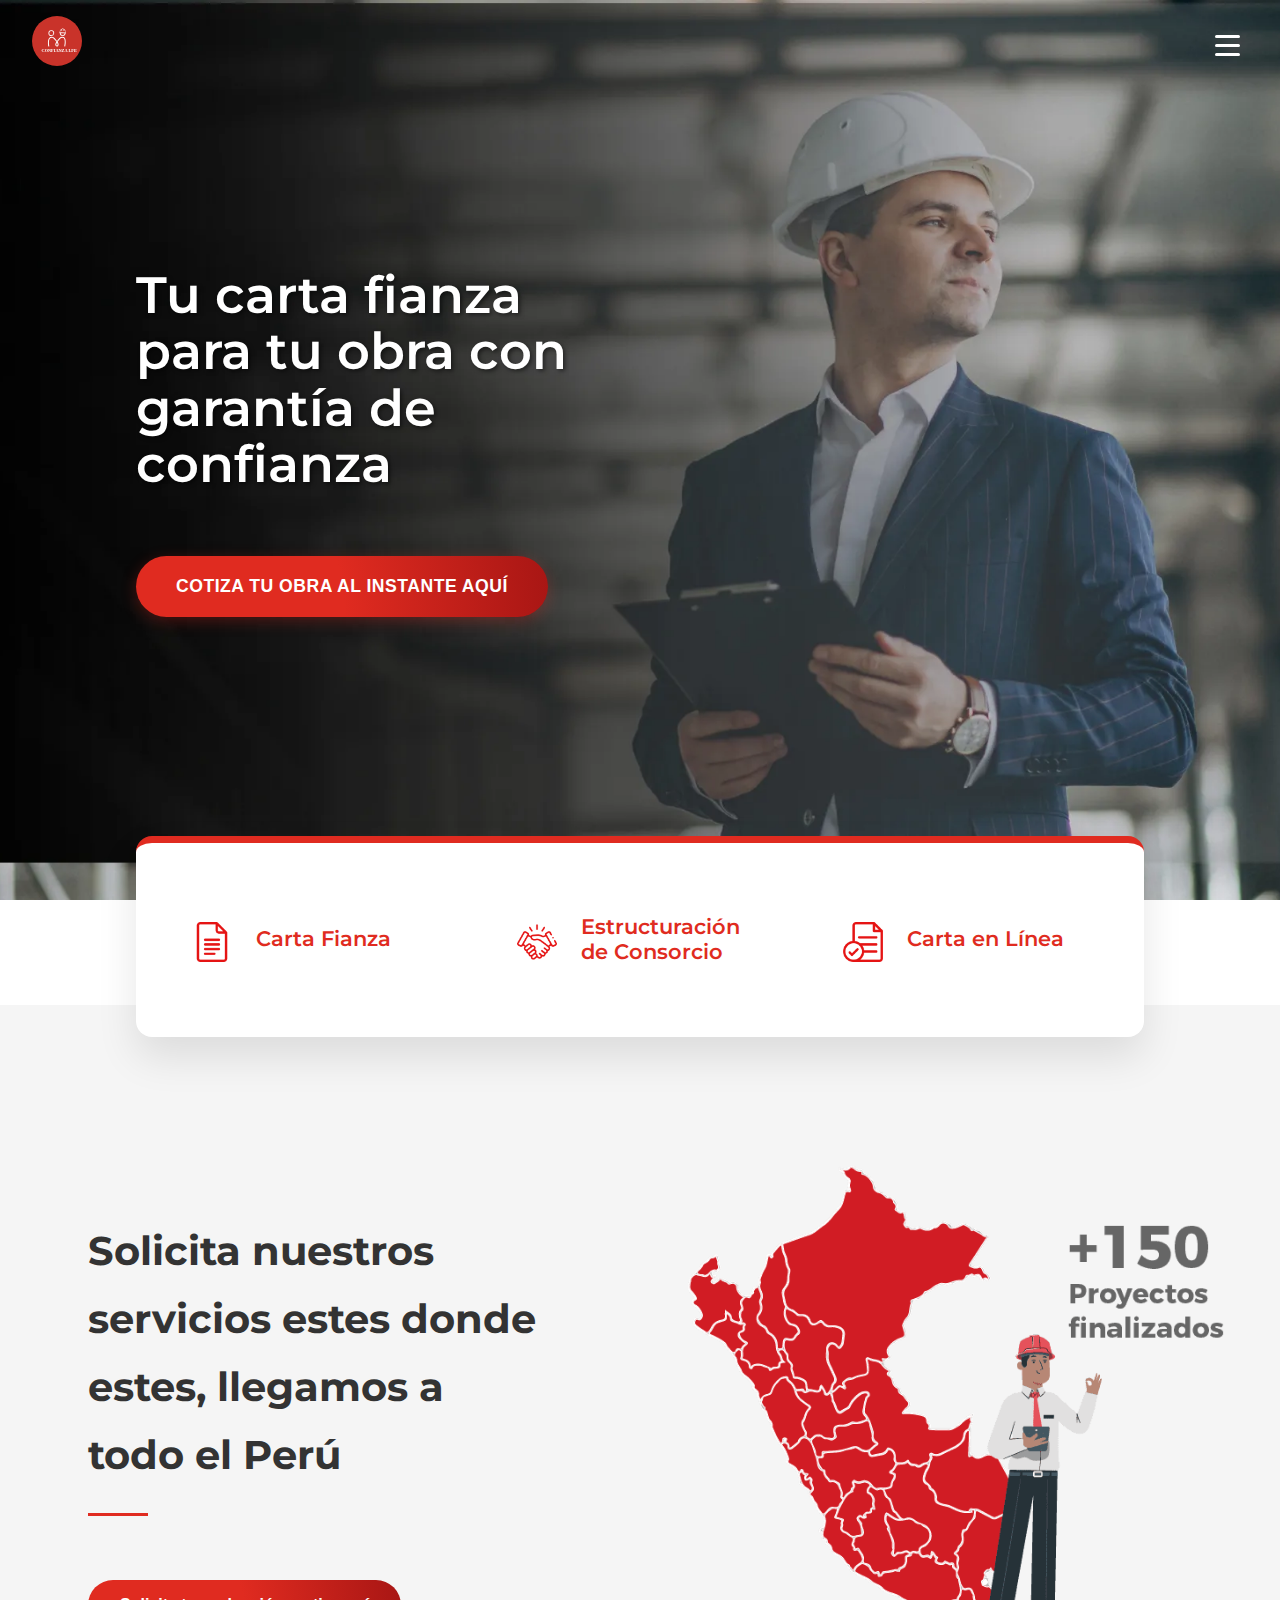
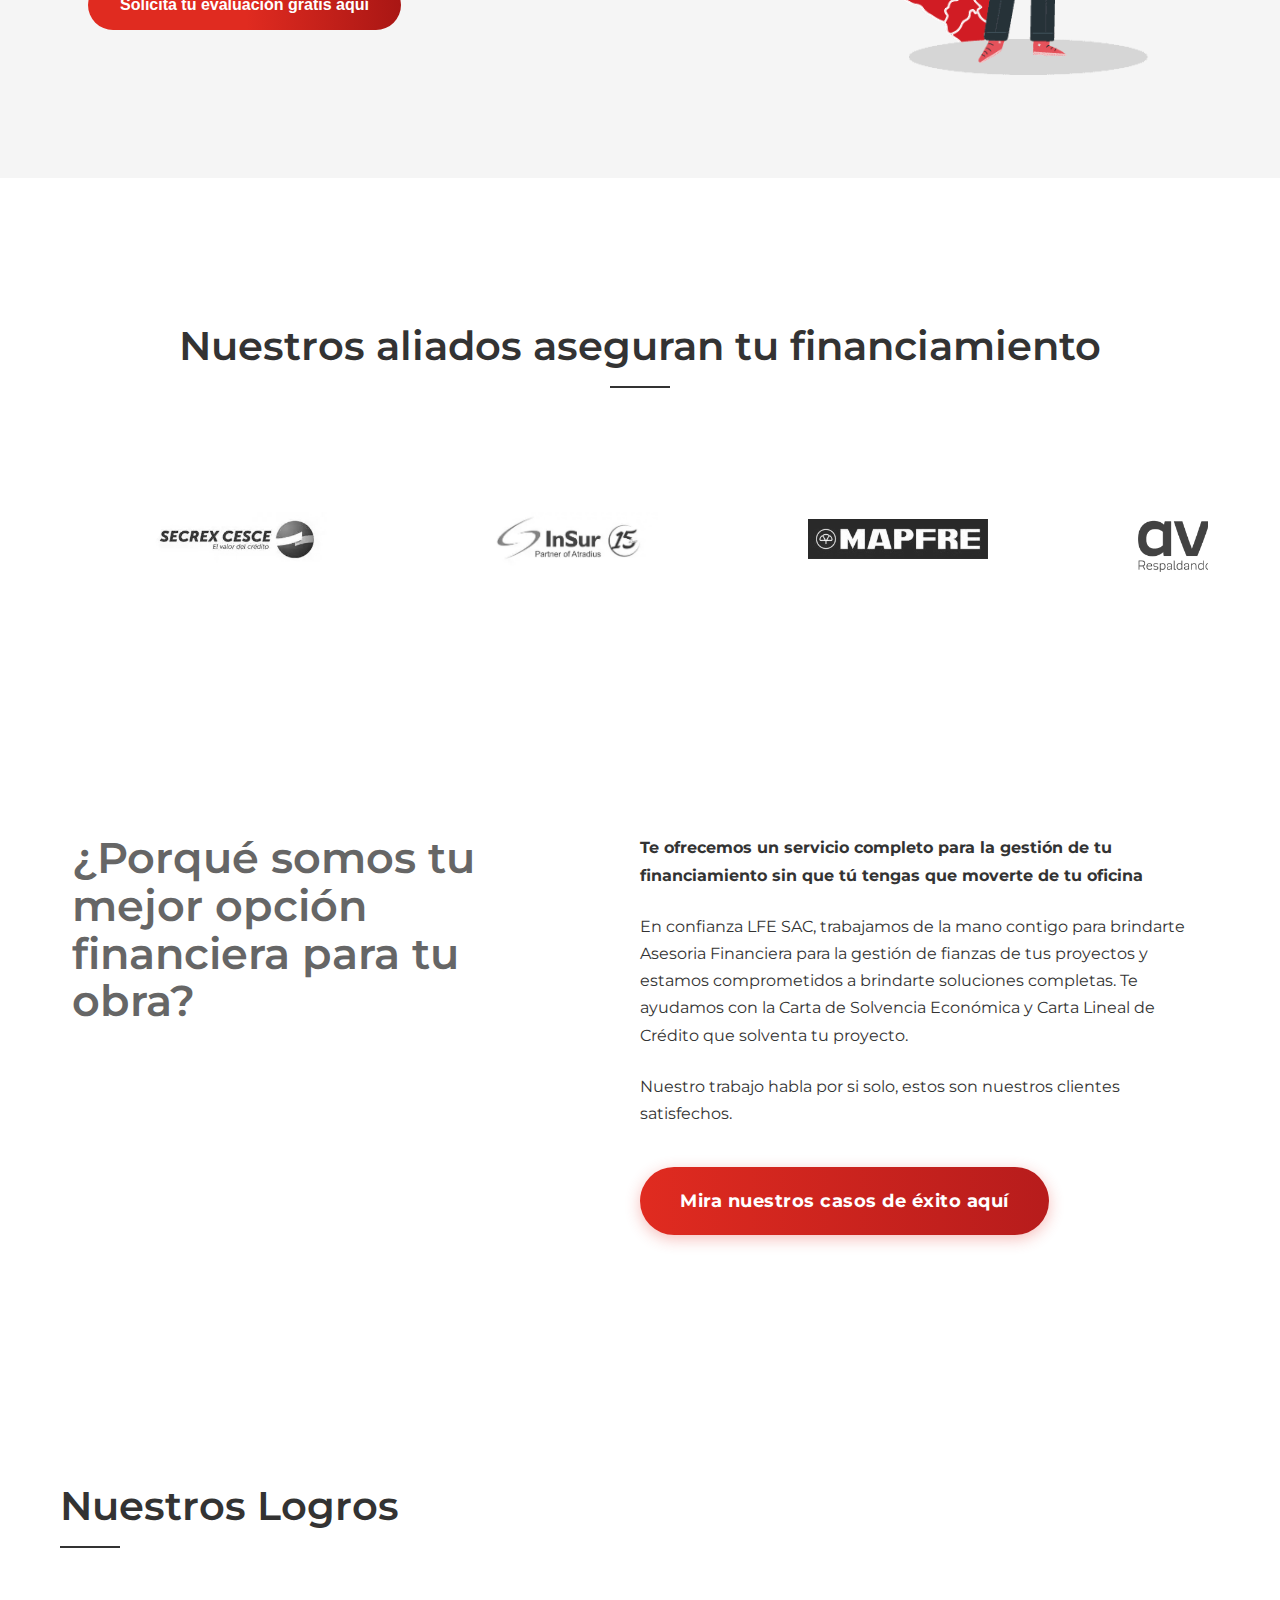
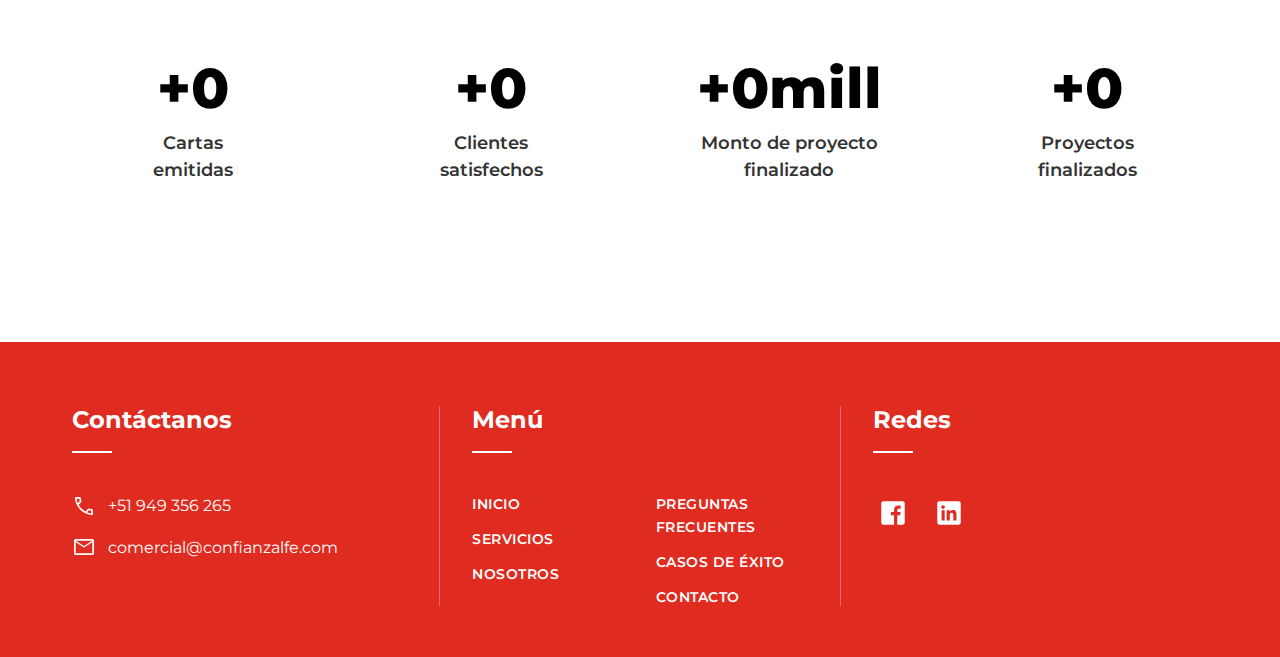
<file: index.html>
<!doctype html>
<html lang="en">
	<head>
		<meta charset="utf-8" />
		<meta name="viewport" content="width=device-width, initial-scale=1" />
		
		<link href="./_app/immutable/assets/0.BpoZcpNW.css" rel="stylesheet">
		<link href="./_app/immutable/assets/AlliesSection.AgcHVhlU.css" rel="stylesheet">
		<link href="./_app/immutable/assets/2.lCUz0zAq.css" rel="stylesheet">
		<link rel="modulepreload" href="./_app/immutable/entry/start.BEw7HTs3.js">
		<link rel="modulepreload" href="./_app/immutable/chunks/ojcDzvj1.js">
		<link rel="modulepreload" href="./_app/immutable/chunks/BGaZGcDc.js">
		<link rel="modulepreload" href="./_app/immutable/chunks/DxMAFBcq.js">
		<link rel="modulepreload" href="./_app/immutable/chunks/D88V_KG6.js">
		<link rel="modulepreload" href="./_app/immutable/chunks/qPW1lEJ9.js">
		<link rel="modulepreload" href="./_app/immutable/chunks/CsQ6V18F.js">
		<link rel="modulepreload" href="./_app/immutable/entry/app.BcA9Ig2O.js">
		<link rel="modulepreload" href="./_app/immutable/chunks/DsnmJJEf.js">
		<link rel="modulepreload" href="./_app/immutable/chunks/y3NkMcrM.js">
		<link rel="modulepreload" href="./_app/immutable/chunks/Caw9aOxC.js">
		<link rel="modulepreload" href="./_app/immutable/chunks/BS4xox1O.js">
		<link rel="modulepreload" href="./_app/immutable/nodes/0.CdIOT9CF.js">
		<link rel="modulepreload" href="./_app/immutable/chunks/g7qgtASQ.js">
		<link rel="modulepreload" href="./_app/immutable/chunks/nvJfg2BC.js">
		<link rel="modulepreload" href="./_app/immutable/chunks/CxBLRZsu.js">
		<link rel="modulepreload" href="./_app/immutable/chunks/DLdlFW72.js">
		<link rel="modulepreload" href="./_app/immutable/chunks/CyoPo6Wy.js">
		<link rel="modulepreload" href="./_app/immutable/chunks/DH9DyI2x.js">
		<link rel="modulepreload" href="./_app/immutable/chunks/DTtSofPB.js">
		<link rel="modulepreload" href="./_app/immutable/nodes/2.Bnstptwq.js">
		<link rel="modulepreload" href="./_app/immutable/chunks/B13wp5BE.js">
		<link rel="modulepreload" href="./_app/immutable/chunks/wYH1fSIG.js"><!--[--><meta name="description" content="Tu socio de confianza para soluciones empresariales innovadoras y efectivas"/> <meta name="viewport" content="width=device-width, initial-scale=1.0"/> <link rel="icon" type="image/svg+xml" href="./icons/logo-confianza.svg"/><!--]--><!--[--><meta name="description" content="Tu carta fianza para tu obra con garantía de confianza" class="svelte-k1ohw1"/><!--]--><title>ConfianzaLFE | Financiera</title>
	</head>
	<body data-sveltekit-preload-data="hover">
		<div style="display: contents"><!--[--><!--[--><!----><nav class="navbar svelte-1fkhrce"><div class="navbar-container svelte-1fkhrce"><div class="navbar-logo svelte-1fkhrce"><a href="./"><img src="./icons/logo-confianza.svg" alt="Confianzalfe" class="svelte-1fkhrce"/></a></div> <div class="navbar-menu-center svelte-1fkhrce"><div class="navbar-menu svelte-1fkhrce"><!--[!--><!--]--> <a href="./" class="svelte-1fkhrce">INICIO</a> <a href="./nosotros" class="svelte-1fkhrce">NOSOTROS</a> <a href="./servicios" class="svelte-1fkhrce">SERVICIOS</a> <a href="./preguntas-frecuentes" class="svelte-1fkhrce">PREGUNTAS FRECUENTES</a> <a href="./casos-exito" class="svelte-1fkhrce">CASOS DE ÉXITO</a> <a href="./contacto" class="svelte-1fkhrce">CONTACTO</a> <!--[!--><!--]--></div></div> <div class="navbar-actions svelte-1fkhrce"><button class="btn-cotizacion svelte-1fkhrce">COTIZACIÓN</button> <button class="navbar-toggle svelte-1fkhrce"><span class="svelte-1fkhrce"></span> <span class="svelte-1fkhrce"></span> <span class="svelte-1fkhrce"></span></button></div></div></nav><!----> <main style="position: relative; z-index: 1;" class="svelte-5ir8ss"><!----><!----><section class="hero svelte-k1ohw1"><div class="hero-background svelte-k1ohw1"><div class="hero-image svelte-k1ohw1"><img src="./images/hero_home.webp" alt="Profesional con casco y traje" class="svelte-k1ohw1"/></div></div> <div class="container svelte-k1ohw1"><div class="hero-content svelte-k1ohw1"><div class="hero-content-left svelte-k1ohw1"><div class="hero-text svelte-k1ohw1"><h1 class="hero-title svelte-k1ohw1">Tu carta fianza para tu obra con garantía de confianza</h1> <button class="btn-hero-cta svelte-k1ohw1">COTIZA TU OBRA AL INSTANTE AQUÍ</button></div></div> <div class="hero-content-right svelte-k1ohw1"></div></div></div></section> <div class="floating-features svelte-k1ohw1"><div class="container svelte-k1ohw1"><div class="features-grid svelte-k1ohw1"><a class="feature-block svelte-k1ohw1" href="./servicios#servicio-0"><div class="feature-icon svelte-k1ohw1"><img src="./icons/google-docs.png" alt="Carta Fianza" class="svelte-k1ohw1"/></div> <h3 class="svelte-k1ohw1">Carta Fianza</h3></a> <a class="feature-block svelte-k1ohw1" href="./servicios#servicio-1"><div class="feature-icon svelte-k1ohw1"><img src="./icons/handshake.png" alt="Estructuración de Consorcio" class="svelte-k1ohw1"/></div> <h3 class="svelte-k1ohw1">Estructuración de Consorcio</h3></a> <a class="feature-block svelte-k1ohw1" href="./servicios#servicio-2"><div class="feature-icon svelte-k1ohw1"><img src="./icons/file.png" alt="Carta en Línea" class="svelte-k1ohw1"/></div> <h3 class="svelte-k1ohw1">Carta en Línea</h3></a></div></div></div> <section class="coverage-section svelte-k1ohw1"><div class="container svelte-k1ohw1"><div class="coverage-content svelte-k1ohw1"><div class="coverage-text svelte-k1ohw1"><h2 class="coverage-title svelte-k1ohw1">Solicita nuestros<br class="svelte-k1ohw1"/> servicios estes donde<br class="svelte-k1ohw1"/> estes, llegamos a<br class="svelte-k1ohw1"/> todo el Perú</h2> <div class="coverage-line svelte-k1ohw1"></div> <button class="btn-evaluation svelte-k1ohw1">Solicita tu evaluación gratis aquí</button></div> <div class="coverage-visual svelte-k1ohw1"><div class="coverage-image svelte-k1ohw1"><img src="./images/proyectos-finalizados.webp" alt="Cobertura nacional en Perú" class="svelte-k1ohw1"/></div></div></div></div></section> <section class="allies-section svelte-c0wf2s"><div class="container svelte-c0wf2s"><div class="allies-header svelte-c0wf2s"><h2 class="allies-title svelte-c0wf2s">Nuestros aliados aseguran tu financiamiento</h2> <div class="allies-line svelte-c0wf2s"></div></div> <div class="allies-carousel svelte-c0wf2s"><div class="carousel-track svelte-c0wf2s"><div class="logo-item svelte-c0wf2s"><img src="./images/aliados/secrex.webp" alt="SECREX CESCE" class="svelte-c0wf2s"/></div> <div class="logo-item svelte-c0wf2s"><img src="./images/aliados/insur.webp" alt="INSUR" class="svelte-c0wf2s"/></div> <div class="logo-item svelte-c0wf2s"><img src="./images/aliados/mapfre.jpg" alt="MAPFRE" class="svelte-c0wf2s"/></div> <div class="logo-item svelte-c0wf2s"><img src="./images/aliados/avla.webp" alt="AVLA" class="svelte-c0wf2s"/></div> <div class="logo-item svelte-c0wf2s"><img src="./images/aliados/crecerseguros.webp" alt="CRECER SEGUROS" class="svelte-c0wf2s"/></div> <div class="logo-item svelte-c0wf2s"><img src="./images/aliados/positiva.webp" alt="La Positiva Seguros" class="svelte-c0wf2s"/></div> <div class="logo-item svelte-c0wf2s"><img src="./images/aliados/secrex.webp" alt="SECREX CESCE" class="svelte-c0wf2s"/></div> <div class="logo-item svelte-c0wf2s"><img src="./images/aliados/insur.webp" alt="INSUR" class="svelte-c0wf2s"/></div> <div class="logo-item svelte-c0wf2s"><img src="./images/aliados/mapfre.jpg" alt="MAPFRE" class="svelte-c0wf2s"/></div> <div class="logo-item svelte-c0wf2s"><img src="./images/aliados/avla.webp" alt="AVLA" class="svelte-c0wf2s"/></div> <div class="logo-item svelte-c0wf2s"><img src="./images/aliados/crecerseguros.webp" alt="CRECER SEGUROS" class="svelte-c0wf2s"/></div> <div class="logo-item svelte-c0wf2s"><img src="./images/aliados/positiva.webp" alt="La Positiva Seguros" class="svelte-c0wf2s"/></div></div></div></div></section><!----> <section class="hero-financial svelte-k1ohw1" style="background-image: url('./images/mejor_opcion_bg.webp');"><div class="container svelte-k1ohw1"><div class="hero-financial-content-wrap svelte-k1ohw1"><div class="hero-financial-left svelte-k1ohw1"><div class="hero-financial-content svelte-k1ohw1"><h2 class="hero-financial-title svelte-k1ohw1">¿Porqué somos tu<br class="svelte-k1ohw1"/> mejor opción<br class="svelte-k1ohw1"/> financiera para tu<br class="svelte-k1ohw1"/> obra?</h2></div></div> <div class="hero-financial-right svelte-k1ohw1"><div class="hero-financial-text svelte-k1ohw1"><p class="svelte-k1ohw1"><b class="svelte-k1ohw1">Te ofrecemos un servicio completo para la gestión de tu financiamiento sin que tú
							tengas que moverte de tu oficina</b></p> <p class="svelte-k1ohw1">En confianza LFE SAC, trabajamos de la mano contigo para brindarte Asesoria Financiera
						para la gestión de fianzas de tus proyectos y estamos comprometidos a brindarte
						soluciones completas. Te ayudamos con la Carta de Solvencia Económica y Carta Lineal de
						Crédito que solventa tu proyecto.</p> <p class="svelte-k1ohw1">Nuestro trabajo habla por si solo, estos son nuestros clientes satisfechos.</p> <a href="./casos-exito" class="btn-hero-financial svelte-k1ohw1">Mira nuestros casos de éxito aquí</a></div></div></div></div></section> <section class="achievements-section svelte-prazpi"><div class="container svelte-prazpi"><div class="achievements-header svelte-prazpi"><h2 class="achievements-title svelte-prazpi">Nuestros Logros</h2> <div class="achievements-line svelte-prazpi"></div></div> <div class="achievements-grid svelte-prazpi"><div class="achievement-block svelte-prazpi" data-target="200"><div class="achievement-number svelte-prazpi">+0</div> <div class="achievement-description svelte-prazpi"><div class="achievement-text svelte-prazpi">Cartas</div> <div class="achievement-text svelte-prazpi">emitidas</div></div></div> <div class="achievement-block svelte-prazpi" data-target="120"><div class="achievement-number svelte-prazpi">+0</div> <div class="achievement-description svelte-prazpi"><div class="achievement-text svelte-prazpi">Clientes</div> <div class="achievement-text svelte-prazpi">satisfechos</div></div></div> <div class="achievement-block svelte-prazpi" data-target="80"><div class="achievement-number svelte-prazpi">+0mill</div> <div class="achievement-description svelte-prazpi"><div class="achievement-text svelte-prazpi">Monto de proyecto</div> <div class="achievement-text svelte-prazpi">finalizado</div></div></div> <div class="achievement-block svelte-prazpi" data-target="150"><div class="achievement-number svelte-prazpi">+0</div> <div class="achievement-description svelte-prazpi"><div class="achievement-text svelte-prazpi">Proyectos</div> <div class="achievement-text svelte-prazpi">finalizados</div></div></div></div></div></section><!----><!----><!----></main> <footer class="footer svelte-nw1whw"><div class="container"><div class="footer-content svelte-nw1whw"><div class="footer-section svelte-nw1whw"><h3 class="footer-title svelte-nw1whw">Contáctanos</h3> <div class="footer-separator svelte-nw1whw"></div> <div class="contact-info svelte-nw1whw"><div class="contact-item svelte-nw1whw"><img src="./icons/call.svg" alt="Teléfono" class="contact-icon svelte-nw1whw"/> <a href="tel:+51949356265" class="svelte-nw1whw">+51 949 356 265</a></div> <div class="contact-item svelte-nw1whw"><img src="./icons/email.svg" alt="Email" class="contact-icon svelte-nw1whw"/> <a href="mailto:comercial@confianzalfe.com" class="svelte-nw1whw">comercial@confianzalfe.com</a></div></div></div> <div class="footer-divider svelte-nw1whw"></div> <div class="footer-section svelte-nw1whw"><h3 class="footer-title svelte-nw1whw">Menú</h3> <div class="footer-separator svelte-nw1whw"></div> <div class="footer-menu svelte-nw1whw"><div class="menu-column svelte-nw1whw"><a href="./" class="svelte-nw1whw">INICIO</a> <a href="./servicios" class="svelte-nw1whw">SERVICIOS</a> <a href="./nosotros" class="svelte-nw1whw">NOSOTROS</a></div> <div class="menu-column svelte-nw1whw"><a href="./preguntas-frecuentes" class="svelte-nw1whw">PREGUNTAS FRECUENTES</a> <a href="./casos-exito" class="svelte-nw1whw">CASOS DE ÉXITO</a> <a href="./contacto" class="svelte-nw1whw">CONTACTO</a></div></div></div> <div class="footer-divider svelte-nw1whw"></div> <div class="footer-section svelte-nw1whw"><h3 class="footer-title svelte-nw1whw">Redes</h3> <div class="footer-separator svelte-nw1whw"></div> <div class="social-links svelte-nw1whw"><a href="https://facebook.com/confianzalfe" target="_blank" rel="noopener noreferrer" class="social-link svelte-nw1whw"><div class="social-icon svelte-nw1whw"><img src="./icons/facebook.svg" alt="Facebook" class="svelte-nw1whw"/></div></a> <a href="https://linkedin.com/company/confianza-lfe-sac" target="_blank" rel="noopener noreferrer" class="social-link svelte-nw1whw"><div class="social-icon svelte-nw1whw"><img src="./icons/linkedin.svg" alt="LinkedIn" class="svelte-nw1whw"/></div></a></div></div></div></div></footer><!----> <!--[!--><!--]--><!----><!----><!--]--> <!--[!--><!--]--><!--]-->
			
			<script>
				{
					__sveltekit_sveopm = {
						base: new URL(".", location).pathname.slice(0, -1),
						assets: "/confianzaLFE"
					};

					const element = document.currentScript.parentElement;

					Promise.all([
						import("./_app/immutable/entry/start.BEw7HTs3.js"),
						import("./_app/immutable/entry/app.BcA9Ig2O.js")
					]).then(([kit, app]) => {
						kit.start(app, element, {
							node_ids: [0, 2],
							data: [null,null],
							form: null,
							error: null
						});
					});
				}
			</script>
		</div>
	</body>
</html>
</file>
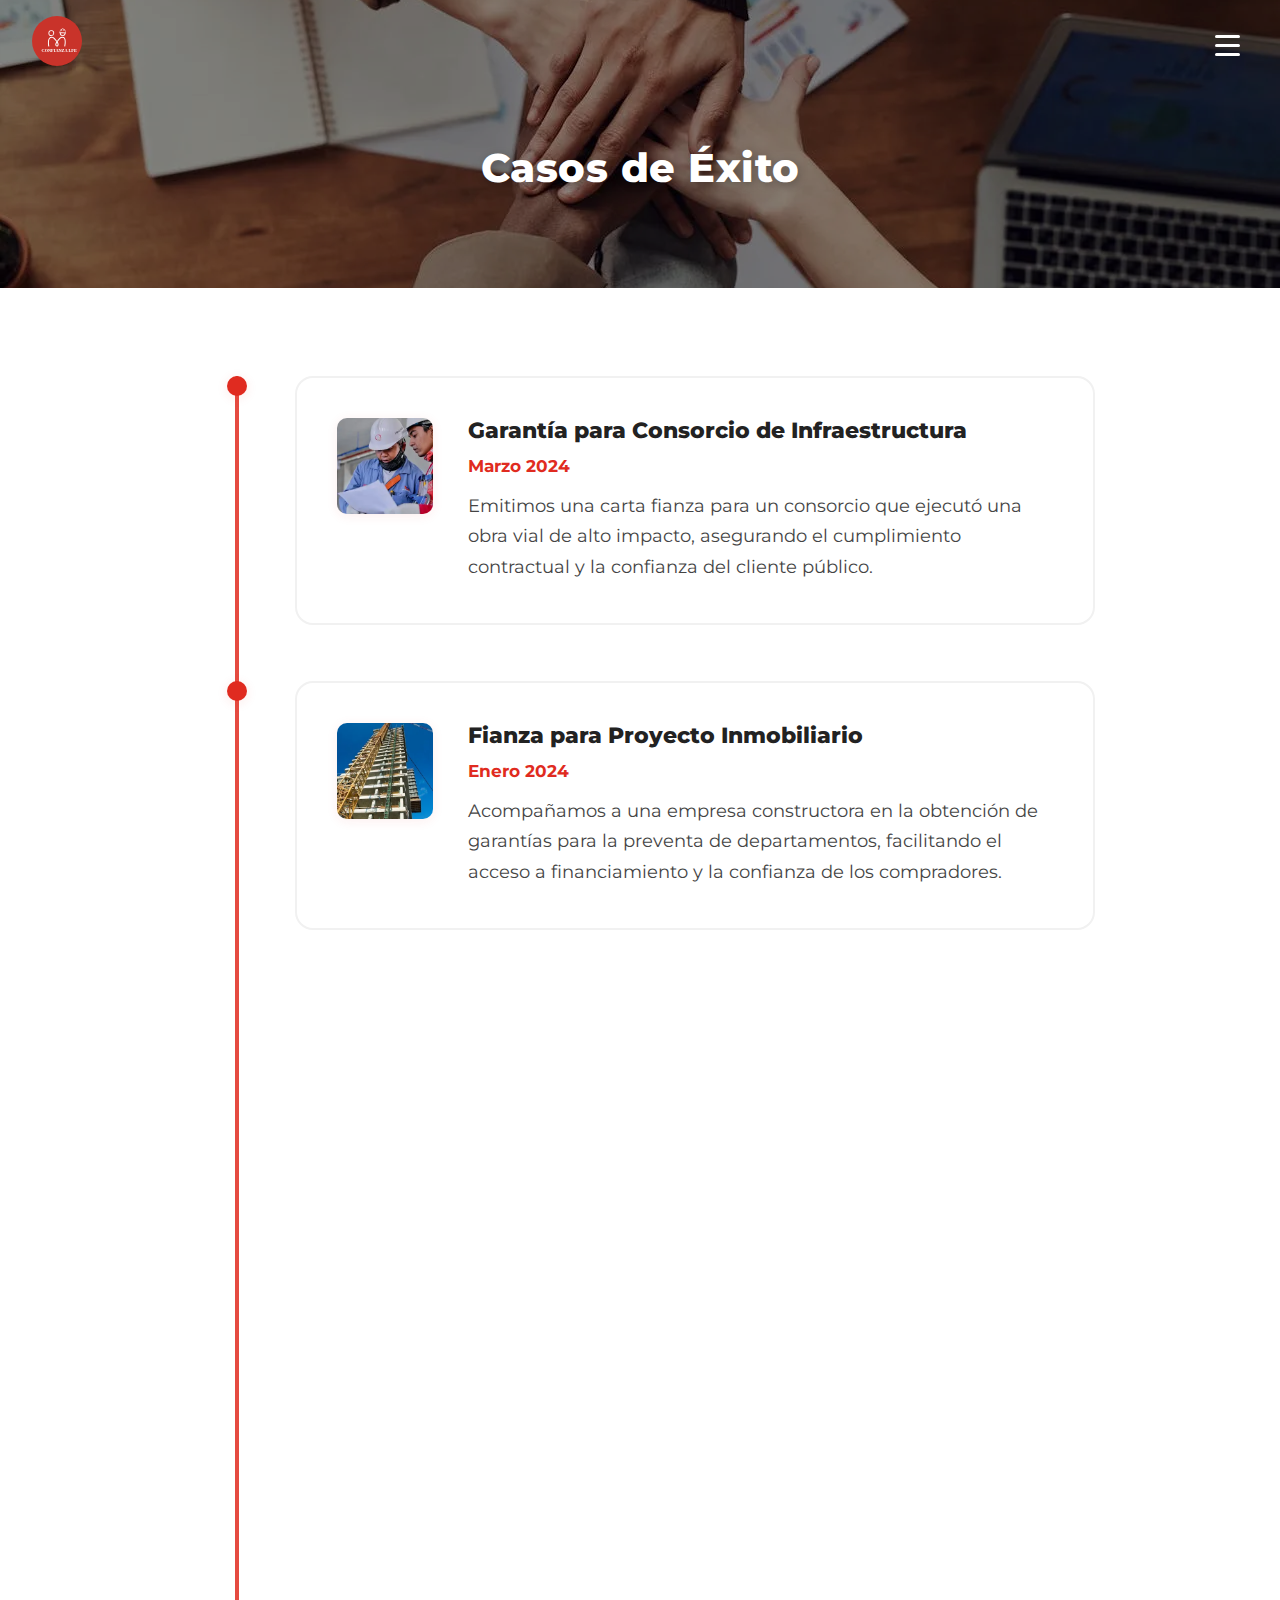
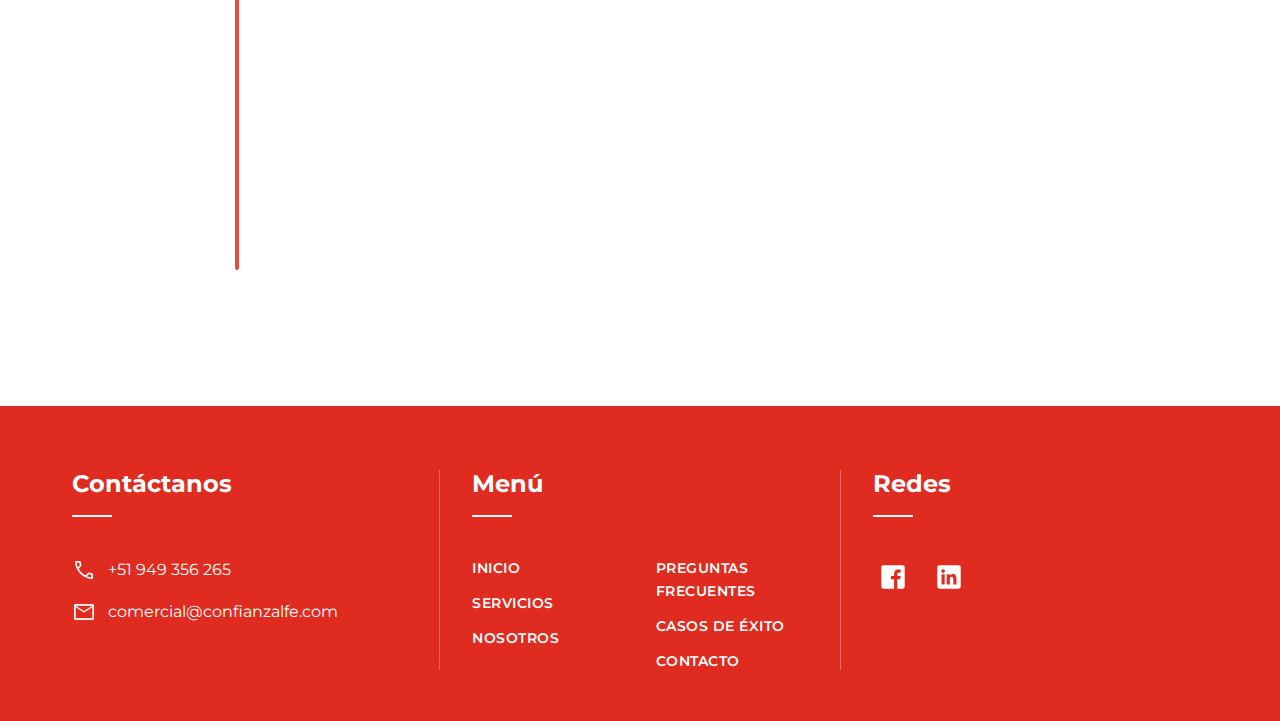
<file: casos-exito.html>
<!doctype html>
<html lang="en">
	<head>
		<meta charset="utf-8" />
		<meta name="viewport" content="width=device-width, initial-scale=1" />
		
		<link href="./_app/immutable/assets/0.BpoZcpNW.css" rel="stylesheet">
		<link href="./_app/immutable/assets/3.CxvHMgdJ.css" rel="stylesheet">
		<link rel="modulepreload" href="./_app/immutable/entry/start.BEw7HTs3.js">
		<link rel="modulepreload" href="./_app/immutable/chunks/ojcDzvj1.js">
		<link rel="modulepreload" href="./_app/immutable/chunks/BGaZGcDc.js">
		<link rel="modulepreload" href="./_app/immutable/chunks/DxMAFBcq.js">
		<link rel="modulepreload" href="./_app/immutable/chunks/D88V_KG6.js">
		<link rel="modulepreload" href="./_app/immutable/chunks/qPW1lEJ9.js">
		<link rel="modulepreload" href="./_app/immutable/chunks/CsQ6V18F.js">
		<link rel="modulepreload" href="./_app/immutable/entry/app.BcA9Ig2O.js">
		<link rel="modulepreload" href="./_app/immutable/chunks/DsnmJJEf.js">
		<link rel="modulepreload" href="./_app/immutable/chunks/y3NkMcrM.js">
		<link rel="modulepreload" href="./_app/immutable/chunks/Caw9aOxC.js">
		<link rel="modulepreload" href="./_app/immutable/chunks/BS4xox1O.js">
		<link rel="modulepreload" href="./_app/immutable/nodes/0.CdIOT9CF.js">
		<link rel="modulepreload" href="./_app/immutable/chunks/g7qgtASQ.js">
		<link rel="modulepreload" href="./_app/immutable/chunks/nvJfg2BC.js">
		<link rel="modulepreload" href="./_app/immutable/chunks/CxBLRZsu.js">
		<link rel="modulepreload" href="./_app/immutable/chunks/DLdlFW72.js">
		<link rel="modulepreload" href="./_app/immutable/chunks/CyoPo6Wy.js">
		<link rel="modulepreload" href="./_app/immutable/chunks/DH9DyI2x.js">
		<link rel="modulepreload" href="./_app/immutable/chunks/DTtSofPB.js">
		<link rel="modulepreload" href="./_app/immutable/nodes/3.byqWWp_S.js">
		<link rel="modulepreload" href="./_app/immutable/chunks/DZyRYGSM.js"><!--[--><meta name="description" content="Tu socio de confianza para soluciones empresariales innovadoras y efectivas"/> <meta name="viewport" content="width=device-width, initial-scale=1.0"/> <link rel="icon" type="image/svg+xml" href="./icons/logo-confianza.svg"/><!--]--><!--[--><meta name="description" content="Conoce nuestros casos de éxito y proyectos realizados"/><!--]--><title>Casos de Éxito | ConfianzaLFE</title>
	</head>
	<body data-sveltekit-preload-data="hover">
		<div style="display: contents"><!--[--><!--[--><!----><nav class="navbar svelte-1fkhrce"><div class="navbar-container svelte-1fkhrce"><div class="navbar-logo svelte-1fkhrce"><a href="./"><img src="./icons/logo-confianza.svg" alt="Confianzalfe" class="svelte-1fkhrce"/></a></div> <div class="navbar-menu-center svelte-1fkhrce"><div class="navbar-menu svelte-1fkhrce"><!--[!--><!--]--> <a href="./" class="svelte-1fkhrce">INICIO</a> <a href="./nosotros" class="svelte-1fkhrce">NOSOTROS</a> <a href="./servicios" class="svelte-1fkhrce">SERVICIOS</a> <a href="./preguntas-frecuentes" class="svelte-1fkhrce">PREGUNTAS FRECUENTES</a> <a href="./casos-exito" class="svelte-1fkhrce">CASOS DE ÉXITO</a> <a href="./contacto" class="svelte-1fkhrce">CONTACTO</a> <!--[!--><!--]--></div></div> <div class="navbar-actions svelte-1fkhrce"><button class="btn-cotizacion svelte-1fkhrce">COTIZACIÓN</button> <button class="navbar-toggle svelte-1fkhrce"><span class="svelte-1fkhrce"></span> <span class="svelte-1fkhrce"></span> <span class="svelte-1fkhrce"></span></button></div></div></nav><!----> <main style="position: relative; z-index: 1;" class="svelte-5ir8ss"><!----><!----><section class="showcases-hero svelte-10s4k6s"><div class="showcases-hero-bg svelte-10s4k6s"><img src="./images/hero_showcases.webp" alt="" class="svelte-10s4k6s"/> <div class="showcases-hero-overlay svelte-10s4k6s"></div></div> <div class="showcases-hero-content svelte-10s4k6s"><h1 class="showcases-hero-title svelte-10s4k6s">Casos de Éxito</h1></div></section> <section class="timeline-section svelte-10s4k6s"><div class="container svelte-10s4k6s"><div class="timeline-container svelte-10s4k6s"><div class="timeline-line svelte-10s4k6s"></div> <ul class="timeline-list svelte-10s4k6s"><!--[--><li class="timeline-item  svelte-10s4k6s"><div class="timeline-dot svelte-10s4k6s"></div> <div class="timeline-card svelte-10s4k6s"><div class="timeline-img svelte-10s4k6s"><img src="./images/showcases/constructora.webp" alt="Garantía para Consorcio de Infraestructura" class="svelte-10s4k6s"/></div> <div class="timeline-content svelte-10s4k6s"><h3 class="svelte-10s4k6s">Garantía para Consorcio de Infraestructura</h3> <span class="timeline-date svelte-10s4k6s">Marzo 2024</span> <p class="svelte-10s4k6s">Emitimos una carta fianza para un consorcio que ejecutó una obra vial de alto impacto, asegurando el cumplimiento contractual y la confianza del cliente público.</p></div></div></li><li class="timeline-item  svelte-10s4k6s"><div class="timeline-dot svelte-10s4k6s"></div> <div class="timeline-card svelte-10s4k6s"><div class="timeline-img svelte-10s4k6s"><img src="./images/showcases/inmobiliario.webp" alt="Fianza para Proyecto Inmobiliario" class="svelte-10s4k6s"/></div> <div class="timeline-content svelte-10s4k6s"><h3 class="svelte-10s4k6s">Fianza para Proyecto Inmobiliario</h3> <span class="timeline-date svelte-10s4k6s">Enero 2024</span> <p class="svelte-10s4k6s">Acompañamos a una empresa constructora en la obtención de garantías para la preventa de departamentos, facilitando el acceso a financiamiento y la confianza de los compradores.</p></div></div></li><li class="timeline-item  svelte-10s4k6s"><div class="timeline-dot svelte-10s4k6s"></div> <div class="timeline-card svelte-10s4k6s"><div class="timeline-img svelte-10s4k6s"><img src="./images/showcases/publica.webp" alt="Carta Fianza para Licitación Pública" class="svelte-10s4k6s"/></div> <div class="timeline-content svelte-10s4k6s"><h3 class="svelte-10s4k6s">Carta Fianza para Licitación Pública</h3> <span class="timeline-date svelte-10s4k6s">Noviembre 2023</span> <p class="svelte-10s4k6s">Una empresa de servicios logró participar y ganar una licitación estatal gracias a la agilidad y asesoría en la emisión de su carta fianza.</p></div></div></li><li class="timeline-item  svelte-10s4k6s"><div class="timeline-dot svelte-10s4k6s"></div> <div class="timeline-card svelte-10s4k6s"><div class="timeline-img svelte-10s4k6s"><img src="./images/showcases/provedor_industrial.webp" alt="Garantía de Cumplimiento para Proveedor Industrial" class="svelte-10s4k6s"/></div> <div class="timeline-content svelte-10s4k6s"><h3 class="svelte-10s4k6s">Garantía de Cumplimiento para Proveedor Industrial</h3> <span class="timeline-date svelte-10s4k6s">Agosto 2023</span> <p class="svelte-10s4k6s">Emitimos una carta fianza para asegurar la entrega oportuna de maquinaria especializada, permitiendo a nuestro cliente cerrar un contrato clave.</p></div></div></li><li class="timeline-item  svelte-10s4k6s"><div class="timeline-dot svelte-10s4k6s"></div> <div class="timeline-card svelte-10s4k6s"><div class="timeline-img svelte-10s4k6s"><img src="./images/showcases/agroindustrial.webp" alt="Fianza para Exportador Agroindustrial" class="svelte-10s4k6s"/></div> <div class="timeline-content svelte-10s4k6s"><h3 class="svelte-10s4k6s">Fianza para Exportador Agroindustrial</h3> <span class="timeline-date svelte-10s4k6s">Junio 2023</span> <p class="svelte-10s4k6s">Facilitamos la obtención de garantías para exportación, permitiendo a una empresa agroindustrial expandir sus operaciones internacionales.</p></div></div></li><!--]--></ul></div></div></section><!----><!----></main> <footer class="footer svelte-nw1whw"><div class="container"><div class="footer-content svelte-nw1whw"><div class="footer-section svelte-nw1whw"><h3 class="footer-title svelte-nw1whw">Contáctanos</h3> <div class="footer-separator svelte-nw1whw"></div> <div class="contact-info svelte-nw1whw"><div class="contact-item svelte-nw1whw"><img src="./icons/call.svg" alt="Teléfono" class="contact-icon svelte-nw1whw"/> <a href="tel:+51949356265" class="svelte-nw1whw">+51 949 356 265</a></div> <div class="contact-item svelte-nw1whw"><img src="./icons/email.svg" alt="Email" class="contact-icon svelte-nw1whw"/> <a href="mailto:comercial@confianzalfe.com" class="svelte-nw1whw">comercial@confianzalfe.com</a></div></div></div> <div class="footer-divider svelte-nw1whw"></div> <div class="footer-section svelte-nw1whw"><h3 class="footer-title svelte-nw1whw">Menú</h3> <div class="footer-separator svelte-nw1whw"></div> <div class="footer-menu svelte-nw1whw"><div class="menu-column svelte-nw1whw"><a href="./" class="svelte-nw1whw">INICIO</a> <a href="./servicios" class="svelte-nw1whw">SERVICIOS</a> <a href="./nosotros" class="svelte-nw1whw">NOSOTROS</a></div> <div class="menu-column svelte-nw1whw"><a href="./preguntas-frecuentes" class="svelte-nw1whw">PREGUNTAS FRECUENTES</a> <a href="./casos-exito" class="svelte-nw1whw">CASOS DE ÉXITO</a> <a href="./contacto" class="svelte-nw1whw">CONTACTO</a></div></div></div> <div class="footer-divider svelte-nw1whw"></div> <div class="footer-section svelte-nw1whw"><h3 class="footer-title svelte-nw1whw">Redes</h3> <div class="footer-separator svelte-nw1whw"></div> <div class="social-links svelte-nw1whw"><a href="https://facebook.com/confianzalfe" target="_blank" rel="noopener noreferrer" class="social-link svelte-nw1whw"><div class="social-icon svelte-nw1whw"><img src="./icons/facebook.svg" alt="Facebook" class="svelte-nw1whw"/></div></a> <a href="https://linkedin.com/company/confianza-lfe-sac" target="_blank" rel="noopener noreferrer" class="social-link svelte-nw1whw"><div class="social-icon svelte-nw1whw"><img src="./icons/linkedin.svg" alt="LinkedIn" class="svelte-nw1whw"/></div></a></div></div></div></div></footer><!----> <!--[!--><!--]--><!----><!----><!--]--> <!--[!--><!--]--><!--]-->
			
			<script>
				{
					__sveltekit_sveopm = {
						base: new URL(".", location).pathname.slice(0, -1),
						assets: "/confianzaLFE"
					};

					const element = document.currentScript.parentElement;

					Promise.all([
						import("./_app/immutable/entry/start.BEw7HTs3.js"),
						import("./_app/immutable/entry/app.BcA9Ig2O.js")
					]).then(([kit, app]) => {
						kit.start(app, element, {
							node_ids: [0, 3],
							data: [null,null],
							form: null,
							error: null
						});
					});
				}
			</script>
		</div>
	</body>
</html>
</file>
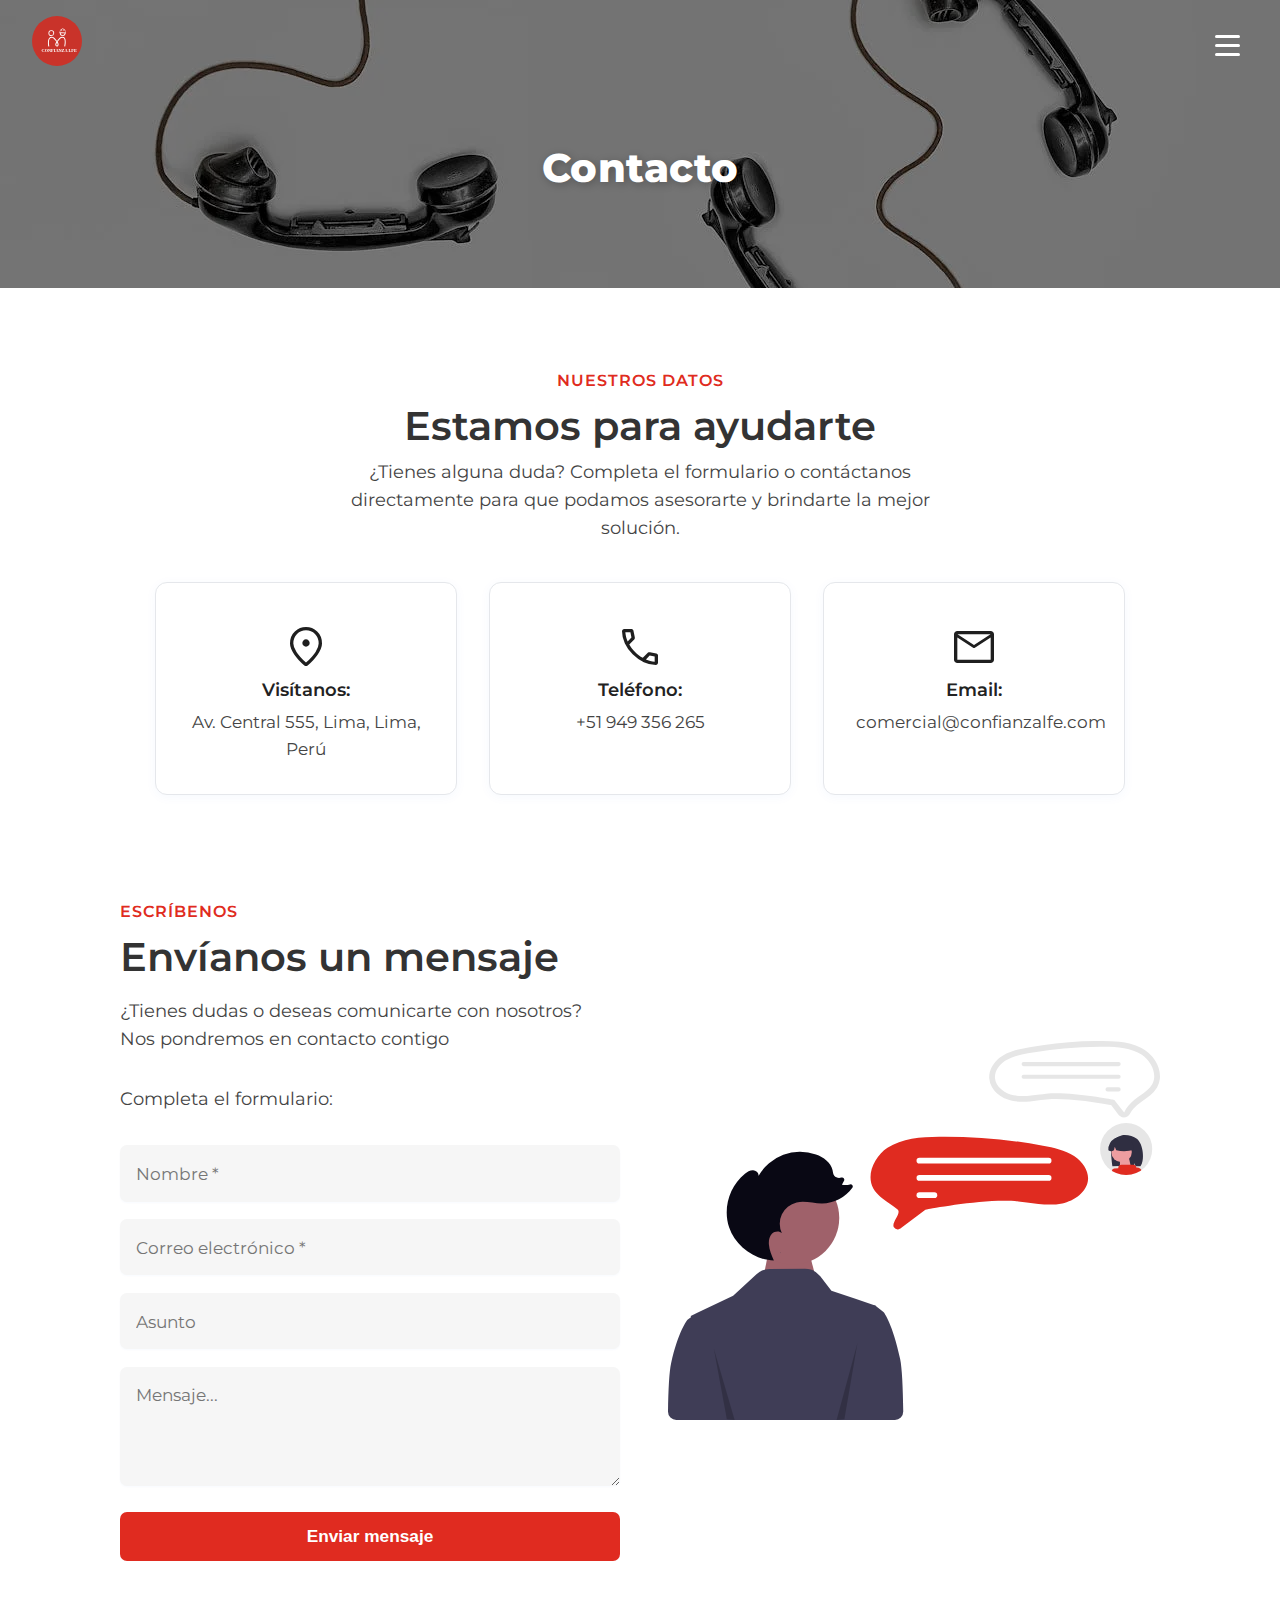
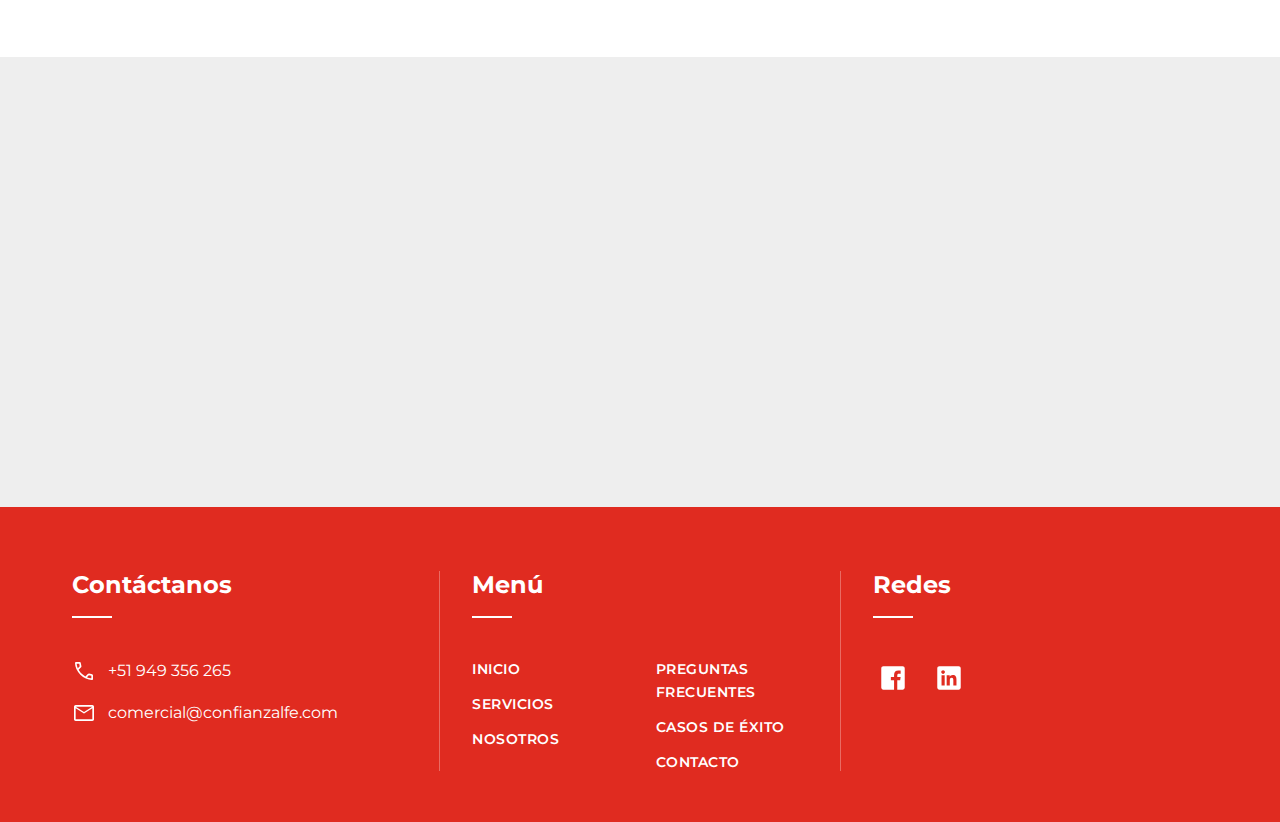
<file: contacto.html>
<!doctype html>
<html lang="en">
	<head>
		<meta charset="utf-8" />
		<meta name="viewport" content="width=device-width, initial-scale=1" />
		
		<link href="./_app/immutable/assets/0.BpoZcpNW.css" rel="stylesheet">
		<link href="./_app/immutable/assets/4.1TakGC1u.css" rel="stylesheet">
		<link rel="modulepreload" href="./_app/immutable/entry/start.BG8_MgTO.js">
		<link rel="modulepreload" href="./_app/immutable/chunks/DX3Dy5FG.js">
		<link rel="modulepreload" href="./_app/immutable/chunks/BGaZGcDc.js">
		<link rel="modulepreload" href="./_app/immutable/chunks/DxMAFBcq.js">
		<link rel="modulepreload" href="./_app/immutable/chunks/D88V_KG6.js">
		<link rel="modulepreload" href="./_app/immutable/chunks/qPW1lEJ9.js">
		<link rel="modulepreload" href="./_app/immutable/chunks/DOvSXG4b.js">
		<link rel="modulepreload" href="./_app/immutable/entry/app.-Ebm7SFH.js">
		<link rel="modulepreload" href="./_app/immutable/chunks/DsnmJJEf.js">
		<link rel="modulepreload" href="./_app/immutable/chunks/y3NkMcrM.js">
		<link rel="modulepreload" href="./_app/immutable/chunks/Caw9aOxC.js">
		<link rel="modulepreload" href="./_app/immutable/chunks/BS4xox1O.js">
		<link rel="modulepreload" href="./_app/immutable/nodes/0.CP31qh9q.js">
		<link rel="modulepreload" href="./_app/immutable/chunks/g7qgtASQ.js">
		<link rel="modulepreload" href="./_app/immutable/chunks/nvJfg2BC.js">
		<link rel="modulepreload" href="./_app/immutable/chunks/CxBLRZsu.js">
		<link rel="modulepreload" href="./_app/immutable/chunks/DLdlFW72.js">
		<link rel="modulepreload" href="./_app/immutable/chunks/CyoPo6Wy.js">
		<link rel="modulepreload" href="./_app/immutable/chunks/DH9DyI2x.js">
		<link rel="modulepreload" href="./_app/immutable/chunks/DTtSofPB.js">
		<link rel="modulepreload" href="./_app/immutable/nodes/4.BwHx8Wzj.js"><!--[--><meta name="description" content="Tu socio de confianza para soluciones empresariales innovadoras y efectivas"/> <meta name="viewport" content="width=device-width, initial-scale=1.0"/> <link rel="icon" type="image/svg+xml" href="./icons/logo-confianza.svg"/><!--]--><!--[--><meta name="description" content="Contáctanos para más información sobre nuestros servicios"/><!--]--><title>Contacto | ConfianzaLFE</title>
	</head>
	<body data-sveltekit-preload-data="hover">
		<div style="display: contents"><!--[--><!--[--><!----><nav class="navbar svelte-1fkhrce"><div class="navbar-container svelte-1fkhrce"><div class="navbar-logo svelte-1fkhrce"><a href="./"><img src="./icons/logo-confianza.svg" alt="Confianzalfe" class="svelte-1fkhrce"/></a></div> <div class="navbar-menu-center svelte-1fkhrce"><div class="navbar-menu svelte-1fkhrce"><!--[!--><!--]--> <a href="./" class="svelte-1fkhrce">INICIO</a> <a href="./nosotros" class="svelte-1fkhrce">NOSOTROS</a> <a href="./servicios" class="svelte-1fkhrce">SERVICIOS</a> <a href="./preguntas-frecuentes" class="svelte-1fkhrce">PREGUNTAS FRECUENTES</a> <a href="./casos-exito" class="svelte-1fkhrce">CASOS DE ÉXITO</a> <a href="./contacto" class="svelte-1fkhrce">CONTACTO</a> <!--[!--><!--]--></div></div> <div class="navbar-actions svelte-1fkhrce"><button class="btn-cotizacion svelte-1fkhrce">COTIZACIÓN</button> <button class="navbar-toggle svelte-1fkhrce"><span class="svelte-1fkhrce"></span> <span class="svelte-1fkhrce"></span> <span class="svelte-1fkhrce"></span></button></div></div></nav><!----> <main style="position: relative; z-index: 1;" class="svelte-5ir8ss"><!----><!----><section class="contact-hero svelte-bm8arb"><div class="contact-hero-bg svelte-bm8arb"><img src="./images/hero_contacto.webp" alt="" class="svelte-bm8arb"/> <div class="contact-hero-overlay svelte-bm8arb"></div></div> <div class="contact-hero-content svelte-bm8arb"><h1 class="contact-hero-title svelte-bm8arb">Contacto</h1></div></section> <section class="contact-info-section svelte-bm8arb"><div class="container svelte-bm8arb"><div class="contact-info-header svelte-bm8arb"><span class="contact-info-label svelte-bm8arb">NUESTROS DATOS</span> <h2 class="contact-info-title svelte-bm8arb">Estamos para ayudarte</h2> <p class="contact-info-desc svelte-bm8arb">¿Tienes alguna duda? Completa el formulario o contáctanos directamente para que podamos
				asesorarte y brindarte la mejor solución.</p></div> <div class="contact-info-cards svelte-bm8arb"><a class="contact-info-card svelte-bm8arb" href="https://maps.google.com/?q=Av. Central 555, Lima, Lima, Perú" target="_blank" rel="noopener noreferrer"><img src="./icons/location.svg" width="48" height="48" alt="Visítanos"/> <h3 class="svelte-bm8arb">Visítanos:</h3> <p class="svelte-bm8arb">Av. Central 555, Lima, Lima, Perú</p></a> <a class="contact-info-card svelte-bm8arb" href="tel:+51949356265"><img src="./icons/call.svg" width="48" height="48" alt="Teléfono"/> <h3 class="svelte-bm8arb">Teléfono:</h3> <p class="svelte-bm8arb">+51 949 356 265</p></a> <a class="contact-info-card svelte-bm8arb" href="mailto:comercial@confianzalfe.com"><img src="./icons/email.svg" width="48" height="48" alt="Email"/> <h3 class="svelte-bm8arb">Email:</h3> <p class="svelte-bm8arb">comercial@confianzalfe.com</p></a></div></div></section> <section class="contact-form-section svelte-bm8arb"><div class="container svelte-bm8arb"><div class="contact-form-container svelte-bm8arb"><div class="contact-form-left svelte-bm8arb"><span class="contact-form-label svelte-bm8arb">ESCRÍBENOS</span> <h2 class="contact-form-title svelte-bm8arb">Envíanos un mensaje</h2> <p class="contact-form-desc svelte-bm8arb">¿Tienes dudas o deseas comunicarte con nosotros? Nos pondremos en contacto contigo</p> <p class="contact-form-desc svelte-bm8arb">Completa el formulario:</p> <form class="contact-form-fields svelte-bm8arb" autocomplete="off"><input type="text" placeholder="Nombre *" value="" required class="svelte-bm8arb"/> <input type="email" placeholder="Correo electrónico *" value="" required class="svelte-bm8arb"/> <input type="text" placeholder="Asunto" value="" class="svelte-bm8arb"/> <textarea placeholder="Mensaje..." rows="4" required class="svelte-bm8arb"></textarea> <!--[!--><!--]--> <!--[!--><!--]--> <button type="submit" class="svelte-bm8arb">Enviar mensaje</button></form></div> <div class="contact-form-right svelte-bm8arb"><img src="./icons/respond.svg" alt="Ilustración de contacto" class="svelte-bm8arb"/></div></div></div></section> <section class="contact-map-section svelte-bm8arb"><iframe class="contact-map-iframe svelte-bm8arb" src="https://maps.google.com/maps?q=-12.046450423421403,-77.04292152341935&amp;z=16&amp;output=embed" width="100%" height="450" style="border:0;" allowfullscreen="" loading="lazy" referrerpolicy="no-referrer-when-downgrade" title="Centro, Lima"></iframe></section><!----><!----></main> <footer class="footer svelte-nw1whw"><div class="container"><div class="footer-content svelte-nw1whw"><div class="footer-section svelte-nw1whw"><h3 class="footer-title svelte-nw1whw">Contáctanos</h3> <div class="footer-separator svelte-nw1whw"></div> <div class="contact-info svelte-nw1whw"><div class="contact-item svelte-nw1whw"><img src="./icons/call.svg" alt="Teléfono" class="contact-icon svelte-nw1whw"/> <a href="tel:+51949356265" class="svelte-nw1whw">+51 949 356 265</a></div> <div class="contact-item svelte-nw1whw"><img src="./icons/email.svg" alt="Email" class="contact-icon svelte-nw1whw"/> <a href="mailto:comercial@confianzalfe.com" class="svelte-nw1whw">comercial@confianzalfe.com</a></div></div></div> <div class="footer-divider svelte-nw1whw"></div> <div class="footer-section svelte-nw1whw"><h3 class="footer-title svelte-nw1whw">Menú</h3> <div class="footer-separator svelte-nw1whw"></div> <div class="footer-menu svelte-nw1whw"><div class="menu-column svelte-nw1whw"><a href="./" class="svelte-nw1whw">INICIO</a> <a href="./servicios" class="svelte-nw1whw">SERVICIOS</a> <a href="./nosotros" class="svelte-nw1whw">NOSOTROS</a></div> <div class="menu-column svelte-nw1whw"><a href="./preguntas-frecuentes" class="svelte-nw1whw">PREGUNTAS FRECUENTES</a> <a href="./casos-exito" class="svelte-nw1whw">CASOS DE ÉXITO</a> <a href="./contacto" class="svelte-nw1whw">CONTACTO</a></div></div></div> <div class="footer-divider svelte-nw1whw"></div> <div class="footer-section svelte-nw1whw"><h3 class="footer-title svelte-nw1whw">Redes</h3> <div class="footer-separator svelte-nw1whw"></div> <div class="social-links svelte-nw1whw"><a href="https://facebook.com/confianzalfe" target="_blank" rel="noopener noreferrer" class="social-link svelte-nw1whw"><div class="social-icon svelte-nw1whw"><img src="./icons/facebook.svg" alt="Facebook" class="svelte-nw1whw"/></div></a> <a href="https://linkedin.com/company/confianza-lfe-sac" target="_blank" rel="noopener noreferrer" class="social-link svelte-nw1whw"><div class="social-icon svelte-nw1whw"><img src="./icons/linkedin.svg" alt="LinkedIn" class="svelte-nw1whw"/></div></a></div></div></div></div></footer><!----> <!--[!--><!--]--><!----><!----><!--]--> <!--[!--><!--]--><!--]-->
			
			<script>
				{
					__sveltekit_yoiaag = {
						base: new URL(".", location).pathname.slice(0, -1),
						assets: "/confianzaLFE"
					};

					const element = document.currentScript.parentElement;

					Promise.all([
						import("./_app/immutable/entry/start.BG8_MgTO.js"),
						import("./_app/immutable/entry/app.-Ebm7SFH.js")
					]).then(([kit, app]) => {
						kit.start(app, element, {
							node_ids: [0, 4],
							data: [null,null],
							form: null,
							error: null
						});
					});
				}
			</script>
		</div>
	</body>
</html>
</file>
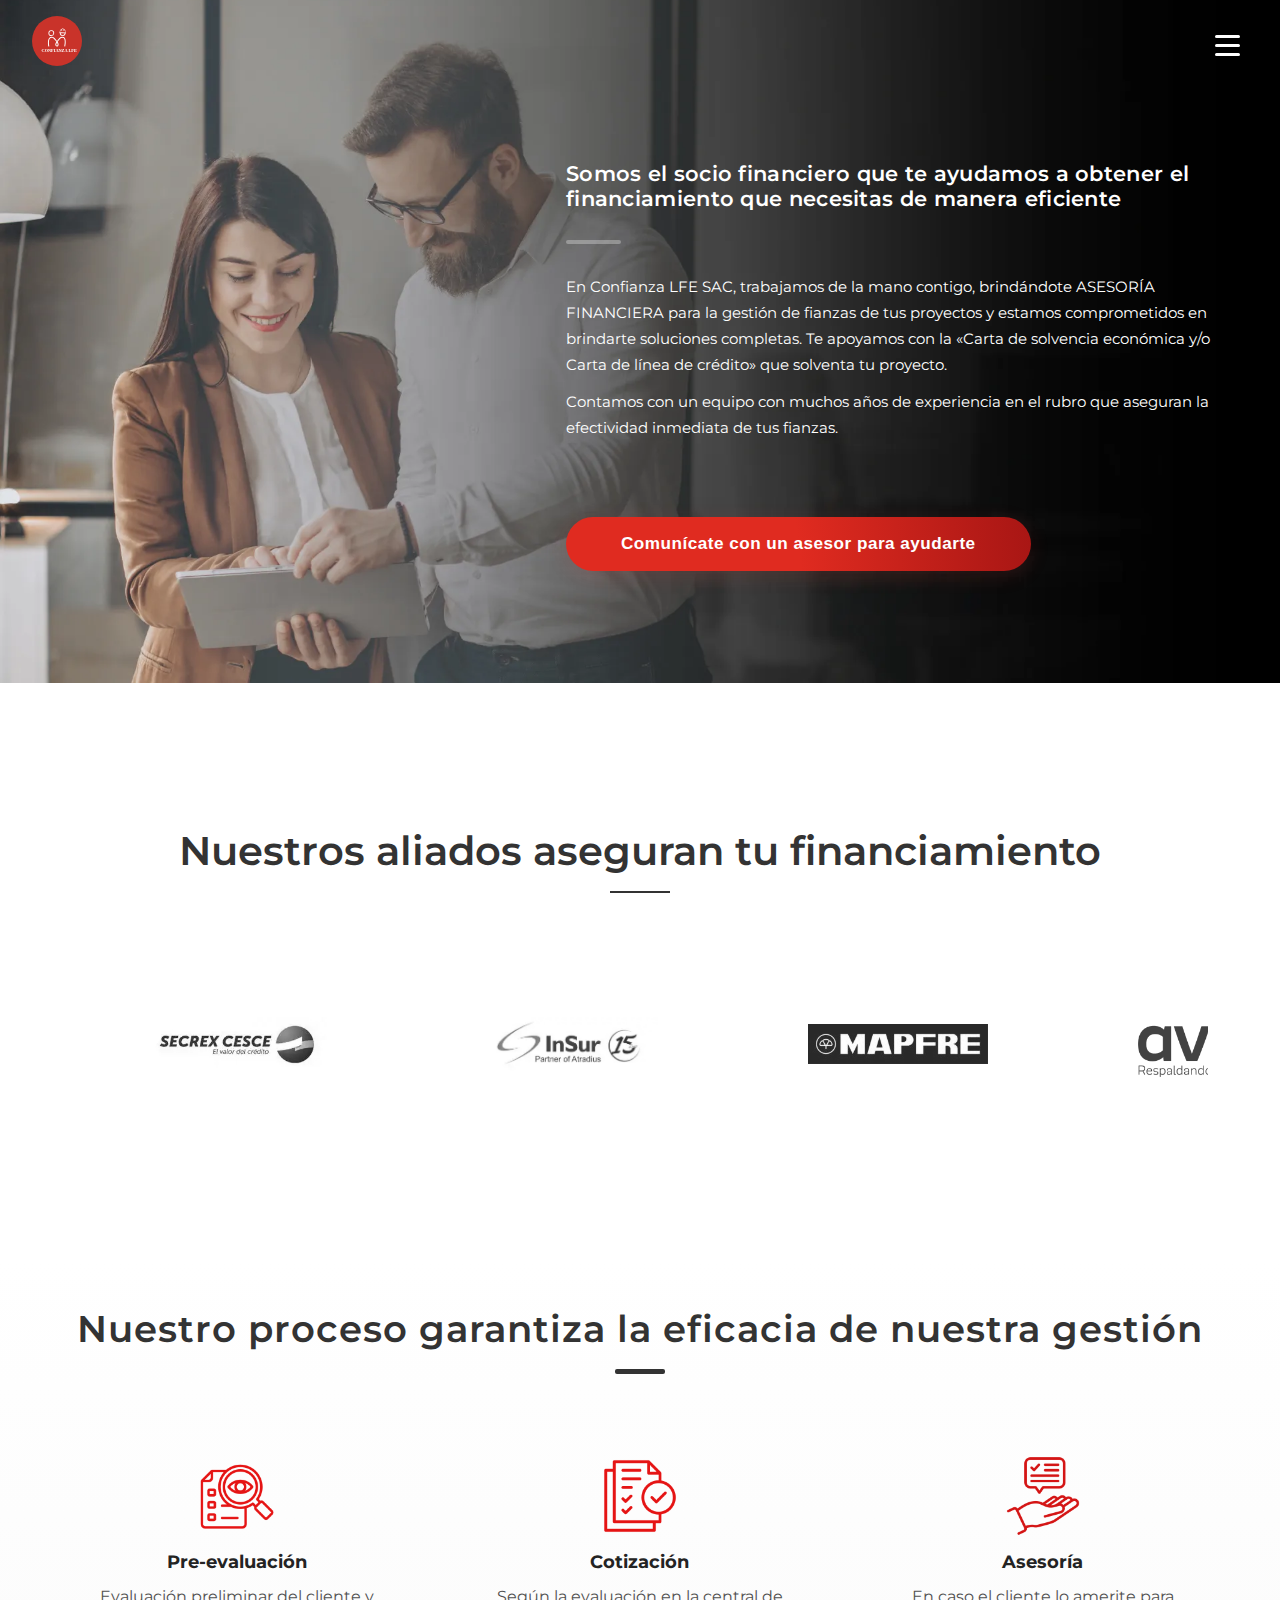
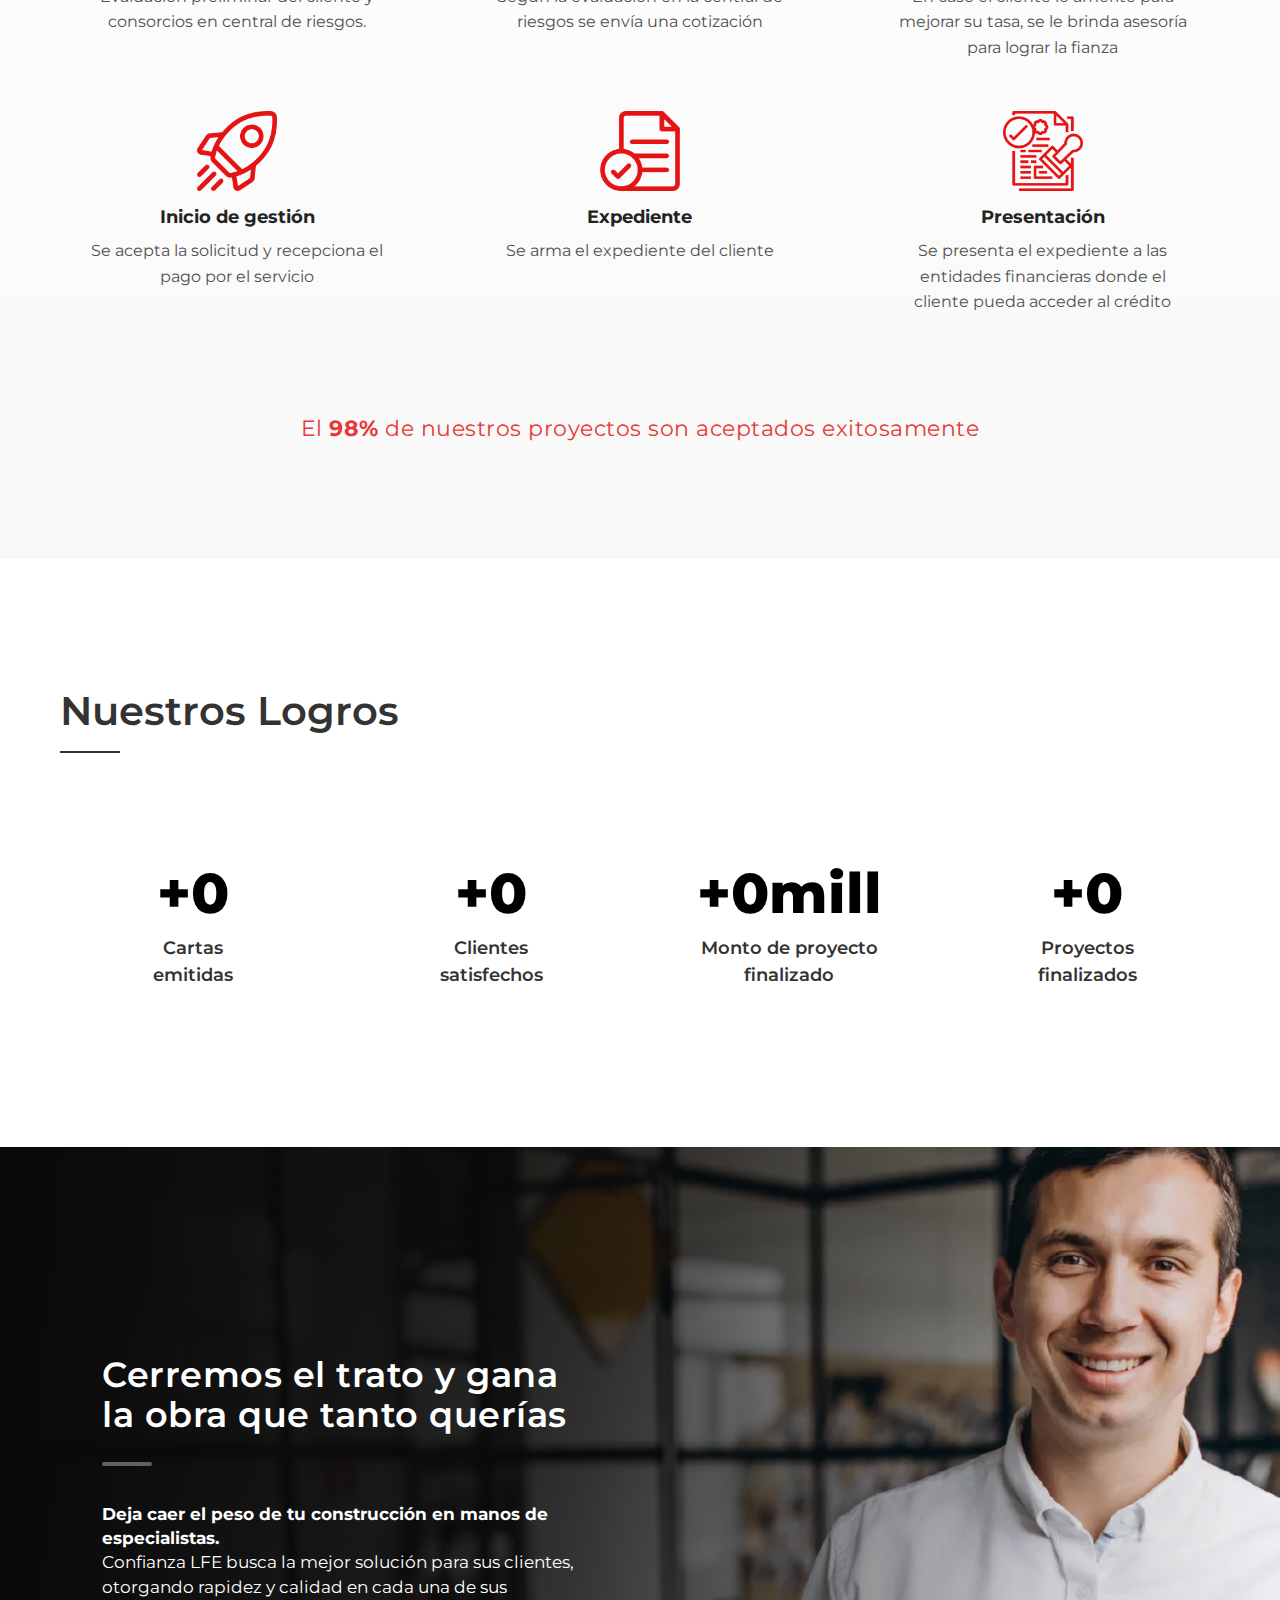
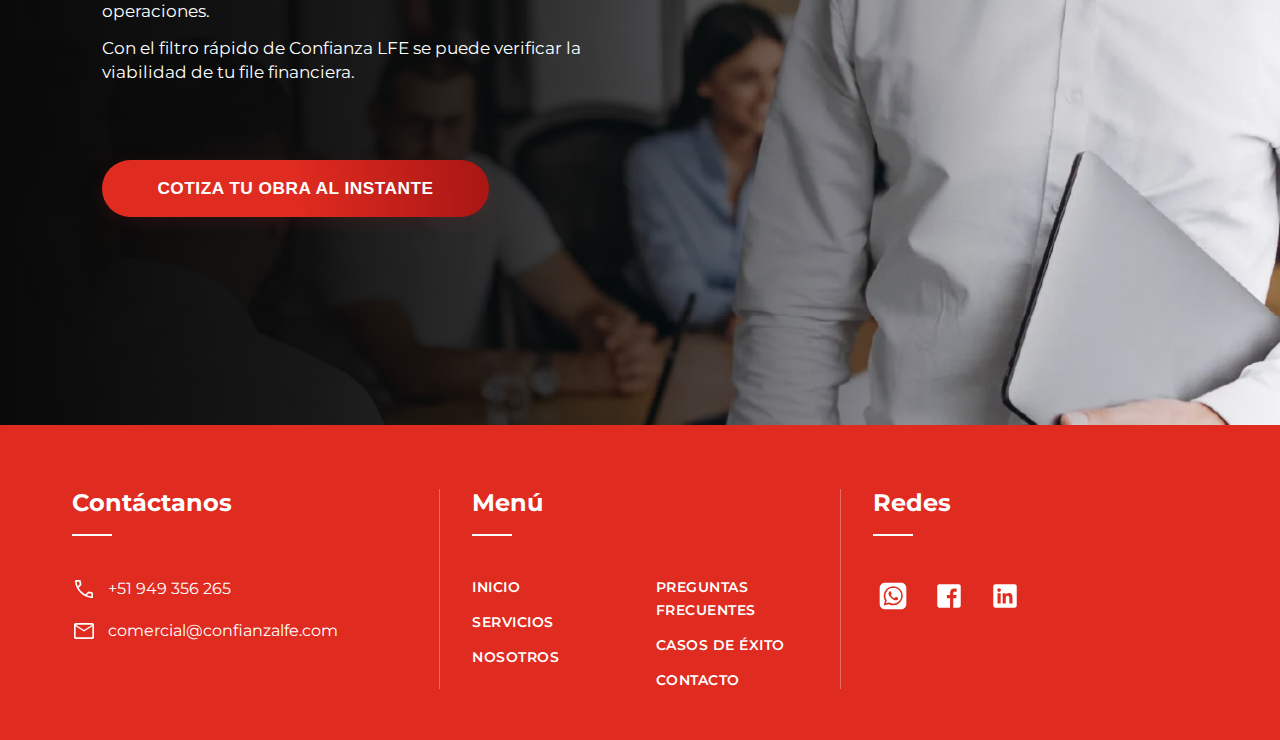
<file: nosotros.html>
<!doctype html>
<html lang="en">
	<head>
		<meta charset="utf-8" />
		<meta name="viewport" content="width=device-width, initial-scale=1" />
		
		<link href="./_app/immutable/assets/0.BpoZcpNW.css" rel="stylesheet">
		<link href="./_app/immutable/assets/AlliesSection.BQGG9TEk.css" rel="stylesheet">
		<link href="./_app/immutable/assets/CierreObra.DBUU31kD.css" rel="stylesheet">
		<link href="./_app/immutable/assets/5.CKy5r6Bg.css" rel="stylesheet">
		<link rel="modulepreload" href="./_app/immutable/entry/start.CYUtPsGQ.js">
		<link rel="modulepreload" href="./_app/immutable/chunks/F5UpTeHq.js">
		<link rel="modulepreload" href="./_app/immutable/chunks/BGaZGcDc.js">
		<link rel="modulepreload" href="./_app/immutable/chunks/DxMAFBcq.js">
		<link rel="modulepreload" href="./_app/immutable/chunks/D88V_KG6.js">
		<link rel="modulepreload" href="./_app/immutable/chunks/qPW1lEJ9.js">
		<link rel="modulepreload" href="./_app/immutable/chunks/I5gbR8rZ.js">
		<link rel="modulepreload" href="./_app/immutable/entry/app.CxWKIoyS.js">
		<link rel="modulepreload" href="./_app/immutable/chunks/DsnmJJEf.js">
		<link rel="modulepreload" href="./_app/immutable/chunks/y3NkMcrM.js">
		<link rel="modulepreload" href="./_app/immutable/chunks/Caw9aOxC.js">
		<link rel="modulepreload" href="./_app/immutable/chunks/BS4xox1O.js">
		<link rel="modulepreload" href="./_app/immutable/nodes/0.COw14R24.js">
		<link rel="modulepreload" href="./_app/immutable/chunks/g7qgtASQ.js">
		<link rel="modulepreload" href="./_app/immutable/chunks/nvJfg2BC.js">
		<link rel="modulepreload" href="./_app/immutable/chunks/CxBLRZsu.js">
		<link rel="modulepreload" href="./_app/immutable/chunks/DLdlFW72.js">
		<link rel="modulepreload" href="./_app/immutable/chunks/CyoPo6Wy.js">
		<link rel="modulepreload" href="./_app/immutable/chunks/DH9DyI2x.js">
		<link rel="modulepreload" href="./_app/immutable/chunks/DTtSofPB.js">
		<link rel="modulepreload" href="./_app/immutable/nodes/5.xMT3c99T.js">
		<link rel="modulepreload" href="./_app/immutable/chunks/B13wp5BE.js">
		<link rel="modulepreload" href="./_app/immutable/chunks/8prTFOFS.js">
		<link rel="modulepreload" href="./_app/immutable/chunks/BRtFPVb1.js"><!--[--><meta name="description" content="Tu socio de confianza para soluciones empresariales innovadoras y efectivas"/> <meta name="viewport" content="width=device-width, initial-scale=1.0"/> <link rel="icon" type="image/svg+xml" href="./icons/logo-confianza.svg"/><!--]--><!--[--><meta name="description" content="Conoce más sobre nuestra empresa y nuestro equipo"/><!--]--><title>Nosotros | ConfianzaLFE</title>
	</head>
	<body data-sveltekit-preload-data="hover">
		<div style="display: contents"><!--[--><!--[--><!----><nav class="navbar svelte-1fkhrce"><div class="navbar-container svelte-1fkhrce"><div class="navbar-logo svelte-1fkhrce"><a href="./"><img src="./icons/logo-confianza.svg" alt="Confianzalfe" class="svelte-1fkhrce"/></a></div> <div class="navbar-menu-center svelte-1fkhrce"><div class="navbar-menu svelte-1fkhrce"><!--[!--><!--]--> <a href="./" class="svelte-1fkhrce">INICIO</a> <a href="./nosotros" class="svelte-1fkhrce">NOSOTROS</a> <a href="./servicios" class="svelte-1fkhrce">SERVICIOS</a> <a href="./preguntas-frecuentes" class="svelte-1fkhrce">PREGUNTAS FRECUENTES</a> <a href="./casos-exito" class="svelte-1fkhrce">CASOS DE ÉXITO</a> <a href="./contacto" class="svelte-1fkhrce">CONTACTO</a> <!--[!--><!--]--></div></div> <div class="navbar-actions svelte-1fkhrce"><button class="btn-cotizacion svelte-1fkhrce">COTIZACIÓN</button> <button class="navbar-toggle svelte-1fkhrce"><span class="svelte-1fkhrce"></span> <span class="svelte-1fkhrce"></span> <span class="svelte-1fkhrce"></span></button></div></div></nav><!----> <main style="position: relative; z-index: 1;" class="svelte-5ir8ss"><!----><!----><section class="socio-financiero svelte-1umbh2" style="background-image: url('./images/nosotros_hero.webp');"><div class="socio-content svelte-1umbh2"><h2 class="svelte-1umbh2">Somos el socio financiero que te ayudamos
			a obtener el financiamiento que
			necesitas de manera eficiente</h2> <div class="divider svelte-1umbh2"></div> <p class="svelte-1umbh2">En Confianza LFE SAC, trabajamos de la mano contigo, brindándote ASESORÍA FINANCIERA para la
			gestión de fianzas de tus proyectos y estamos comprometidos en brindarte soluciones completas.
			Te apoyamos con la «Carta de solvencia económica y/o Carta de línea de crédito» que solventa
			tu proyecto.</p> <p class="svelte-1umbh2">Contamos con un equipo con muchos años de experiencia en el rubro que aseguran la efectividad
			inmediata de tus fianzas.</p> <button class="cta svelte-1umbh2">Comunícate con un asesor para ayudarte</button></div></section> <section class="allies-section svelte-4tuagt"><div class="container svelte-4tuagt"><div class="allies-header svelte-4tuagt"><h2 class="allies-title svelte-4tuagt">Nuestros aliados aseguran tu financiamiento</h2> <div class="allies-line svelte-4tuagt"></div></div> <div class="allies-carousel svelte-4tuagt"><div class="carousel-track svelte-4tuagt"><div class="logo-item svelte-4tuagt"><img src="./images/aliados/secrex.webp" alt="SECREX CESCE" class="svelte-4tuagt"/></div> <div class="logo-item svelte-4tuagt"><img src="./images/aliados/insur.webp" alt="INSUR" class="svelte-4tuagt"/></div> <div class="logo-item svelte-4tuagt"><img src="./images/aliados/mapfre.jpg" alt="MAPFRE" class="svelte-4tuagt"/></div> <div class="logo-item svelte-4tuagt"><img src="./images/aliados/avla.webp" alt="AVLA" class="svelte-4tuagt"/></div> <div class="logo-item svelte-4tuagt"><img src="./images/aliados/crecerseguros.webp" alt="CRECER SEGUROS" class="svelte-4tuagt"/></div> <div class="logo-item svelte-4tuagt"><img src="./images/aliados/positiva.webp" alt="La Positiva Seguros" class="svelte-4tuagt"/></div> <div class="logo-item svelte-4tuagt"><img src="./images/aliados/secrex.webp" alt="SECREX CESCE" class="svelte-4tuagt"/></div> <div class="logo-item svelte-4tuagt"><img src="./images/aliados/insur.webp" alt="INSUR" class="svelte-4tuagt"/></div> <div class="logo-item svelte-4tuagt"><img src="./images/aliados/mapfre.jpg" alt="MAPFRE" class="svelte-4tuagt"/></div> <div class="logo-item svelte-4tuagt"><img src="./images/aliados/avla.webp" alt="AVLA" class="svelte-4tuagt"/></div> <div class="logo-item svelte-4tuagt"><img src="./images/aliados/crecerseguros.webp" alt="CRECER SEGUROS" class="svelte-4tuagt"/></div> <div class="logo-item svelte-4tuagt"><img src="./images/aliados/positiva.webp" alt="La Positiva Seguros" class="svelte-4tuagt"/></div></div></div></div></section><!----> <section class="proceso-gestion svelte-1umbh2"><h2 class="svelte-1umbh2">Nuestro <span>proceso garantiza la eficacia de nuestra gestión</span></h2> <div class="divider svelte-1umbh2"></div> <div class="cards svelte-1umbh2"><div class="card svelte-1umbh2"><div class="icon svelte-1umbh2"><img src="./icons/data-analysis.png" width="80" height="80" alt=""/></div> <strong class="svelte-1umbh2">Pre-evaluación</strong> <p class="svelte-1umbh2">Evaluación preliminar del cliente y consorcios en central de riesgos.</p></div> <div class="card svelte-1umbh2"><div class="icon svelte-1umbh2"><img src="./icons/approve.png" width="80" height="80" alt=""/></div> <strong class="svelte-1umbh2">Cotización</strong> <p class="svelte-1umbh2">Según la evaluación en la central de riesgos se envía una cotización</p></div> <div class="card svelte-1umbh2"><div class="icon svelte-1umbh2"><img src="./icons/advice.png" width="80" height="80" alt=""/></div> <strong class="svelte-1umbh2">Asesoría</strong> <p class="svelte-1umbh2">En caso el cliente lo amerite para mejorar su tasa, se le brinda asesoría para lograr la
				fianza</p></div> <div class="card svelte-1umbh2"><div class="icon svelte-1umbh2"><img src="./icons/shuttle.png" width="80" height="80" alt=""/></div> <strong class="svelte-1umbh2">Inicio de gestión</strong> <p class="svelte-1umbh2">Se acepta la solicitud y recepciona el pago por el servicio</p></div> <div class="card svelte-1umbh2"><div class="icon svelte-1umbh2"><img src="./icons/file.png" width="80" height="80" alt=""/></div> <strong class="svelte-1umbh2">Expediente</strong> <p class="svelte-1umbh2">Se arma el expediente del cliente</p></div> <div class="card svelte-1umbh2"><div class="icon svelte-1umbh2"><img src="./icons/licensing.png" width="80" height="80" alt=""/></div> <strong class="svelte-1umbh2">Presentación</strong> <p class="svelte-1umbh2">Se presenta el expediente a las entidades financieras donde el cliente pueda acceder al
				crédito</p></div></div> <div class="resultado svelte-1umbh2"><span>El <b class="svelte-1umbh2">98%</b> de nuestros proyectos son aceptados exitosamente</span></div></section> <section class="achievements-section svelte-prazpi"><div class="container svelte-prazpi"><div class="achievements-header svelte-prazpi"><h2 class="achievements-title svelte-prazpi">Nuestros Logros</h2> <div class="achievements-line svelte-prazpi"></div></div> <div class="achievements-grid svelte-prazpi"><div class="achievement-block svelte-prazpi" data-target="200"><div class="achievement-number svelte-prazpi">+0</div> <div class="achievement-description svelte-prazpi"><div class="achievement-text svelte-prazpi">Cartas</div> <div class="achievement-text svelte-prazpi">emitidas</div></div></div> <div class="achievement-block svelte-prazpi" data-target="120"><div class="achievement-number svelte-prazpi">+0</div> <div class="achievement-description svelte-prazpi"><div class="achievement-text svelte-prazpi">Clientes</div> <div class="achievement-text svelte-prazpi">satisfechos</div></div></div> <div class="achievement-block svelte-prazpi" data-target="80"><div class="achievement-number svelte-prazpi">+0mill</div> <div class="achievement-description svelte-prazpi"><div class="achievement-text svelte-prazpi">Monto de proyecto</div> <div class="achievement-text svelte-prazpi">finalizado</div></div></div> <div class="achievement-block svelte-prazpi" data-target="150"><div class="achievement-number svelte-prazpi">+0</div> <div class="achievement-description svelte-prazpi"><div class="achievement-text svelte-prazpi">Proyectos</div> <div class="achievement-text svelte-prazpi">finalizados</div></div></div></div></div></section><!----> <section class="cierre-obra svelte-16yztqp" style="background-image: linear-gradient(90deg, #000000 0%, rgba(0, 0, 0, 0) 80%), url('./images/cerrar_trato_bg.webp');"><div class="cierre-content svelte-16yztqp"><h2 class="svelte-16yztqp">Cerremos el trato y gana la obra que tanto querías</h2> <div class="divider svelte-16yztqp"></div> <p class="svelte-16yztqp"><b class="svelte-16yztqp">Deja caer el peso de tu construcción en manos de especialistas.</b><br/> Confianza LFE busca la mejor solución para sus clientes, otorgando rapidez y calidad en cada una
			de sus operaciones.</p> <p class="svelte-16yztqp">Con el filtro rápido de Confianza LFE se puede verificar la viabilidad de tu file financiera.</p> <button class="cta svelte-16yztqp">COTIZA TU OBRA AL INSTANTE</button></div></section><!----><!----><!----></main> <footer class="footer svelte-nw1whw"><div class="container"><div class="footer-content svelte-nw1whw"><div class="footer-section svelte-nw1whw"><h3 class="footer-title svelte-nw1whw">Contáctanos</h3> <div class="footer-separator svelte-nw1whw"></div> <div class="contact-info svelte-nw1whw"><div class="contact-item svelte-nw1whw"><img src="./icons/call.svg" alt="Teléfono" class="contact-icon svelte-nw1whw"/> <a href="tel:+51949356265" class="svelte-nw1whw">+51 949 356 265</a></div> <div class="contact-item svelte-nw1whw"><img src="./icons/email.svg" alt="Email" class="contact-icon svelte-nw1whw"/> <a href="mailto:comercial@confianzalfe.com" class="svelte-nw1whw">comercial@confianzalfe.com</a></div></div></div> <div class="footer-divider svelte-nw1whw"></div> <div class="footer-section svelte-nw1whw"><h3 class="footer-title svelte-nw1whw">Menú</h3> <div class="footer-separator svelte-nw1whw"></div> <div class="footer-menu svelte-nw1whw"><div class="menu-column svelte-nw1whw"><a href="./" class="svelte-nw1whw">INICIO</a> <a href="./servicios" class="svelte-nw1whw">SERVICIOS</a> <a href="./nosotros" class="svelte-nw1whw">NOSOTROS</a></div> <div class="menu-column svelte-nw1whw"><a href="./preguntas-frecuentes" class="svelte-nw1whw">PREGUNTAS FRECUENTES</a> <a href="./casos-exito" class="svelte-nw1whw">CASOS DE ÉXITO</a> <a href="./contacto" class="svelte-nw1whw">CONTACTO</a></div></div></div> <div class="footer-divider svelte-nw1whw"></div> <div class="footer-section svelte-nw1whw"><h3 class="footer-title svelte-nw1whw">Redes</h3> <div class="footer-separator svelte-nw1whw"></div> <div class="social-links svelte-nw1whw"><a href="https://wa.me/51949356265?text=Hola, me gustaria saber más sobre sus servicios." target="_blank" rel="noopener noreferrer" class="social-link svelte-nw1whw"><div class="social-icon svelte-nw1whw"><img src="./icons/whatsapp.svg" alt="Whatsapp" class="svelte-nw1whw"/></div></a> <a href="https://facebook.com/confianzalfe" target="_blank" rel="noopener noreferrer" class="social-link svelte-nw1whw"><div class="social-icon svelte-nw1whw"><img src="./icons/facebook.svg" alt="Facebook" class="svelte-nw1whw"/></div></a> <a href="https://linkedin.com/company/confianza-lfe-sac" target="_blank" rel="noopener noreferrer" class="social-link svelte-nw1whw"><div class="social-icon svelte-nw1whw"><img src="./icons/linkedin.svg" alt="LinkedIn" class="svelte-nw1whw"/></div></a></div></div></div></div></footer><!----> <!--[!--><!--]--><!----><!----><!--]--> <!--[!--><!--]--><!--]-->
			
			<script>
				{
					__sveltekit_h36jpw = {
						base: new URL(".", location).pathname.slice(0, -1),
						assets: "/confianzaLFE"
					};

					const element = document.currentScript.parentElement;

					Promise.all([
						import("./_app/immutable/entry/start.CYUtPsGQ.js"),
						import("./_app/immutable/entry/app.CxWKIoyS.js")
					]).then(([kit, app]) => {
						kit.start(app, element, {
							node_ids: [0, 5],
							data: [null,null],
							form: null,
							error: null
						});
					});
				}
			</script>
		</div>
	</body>
</html>
</file>
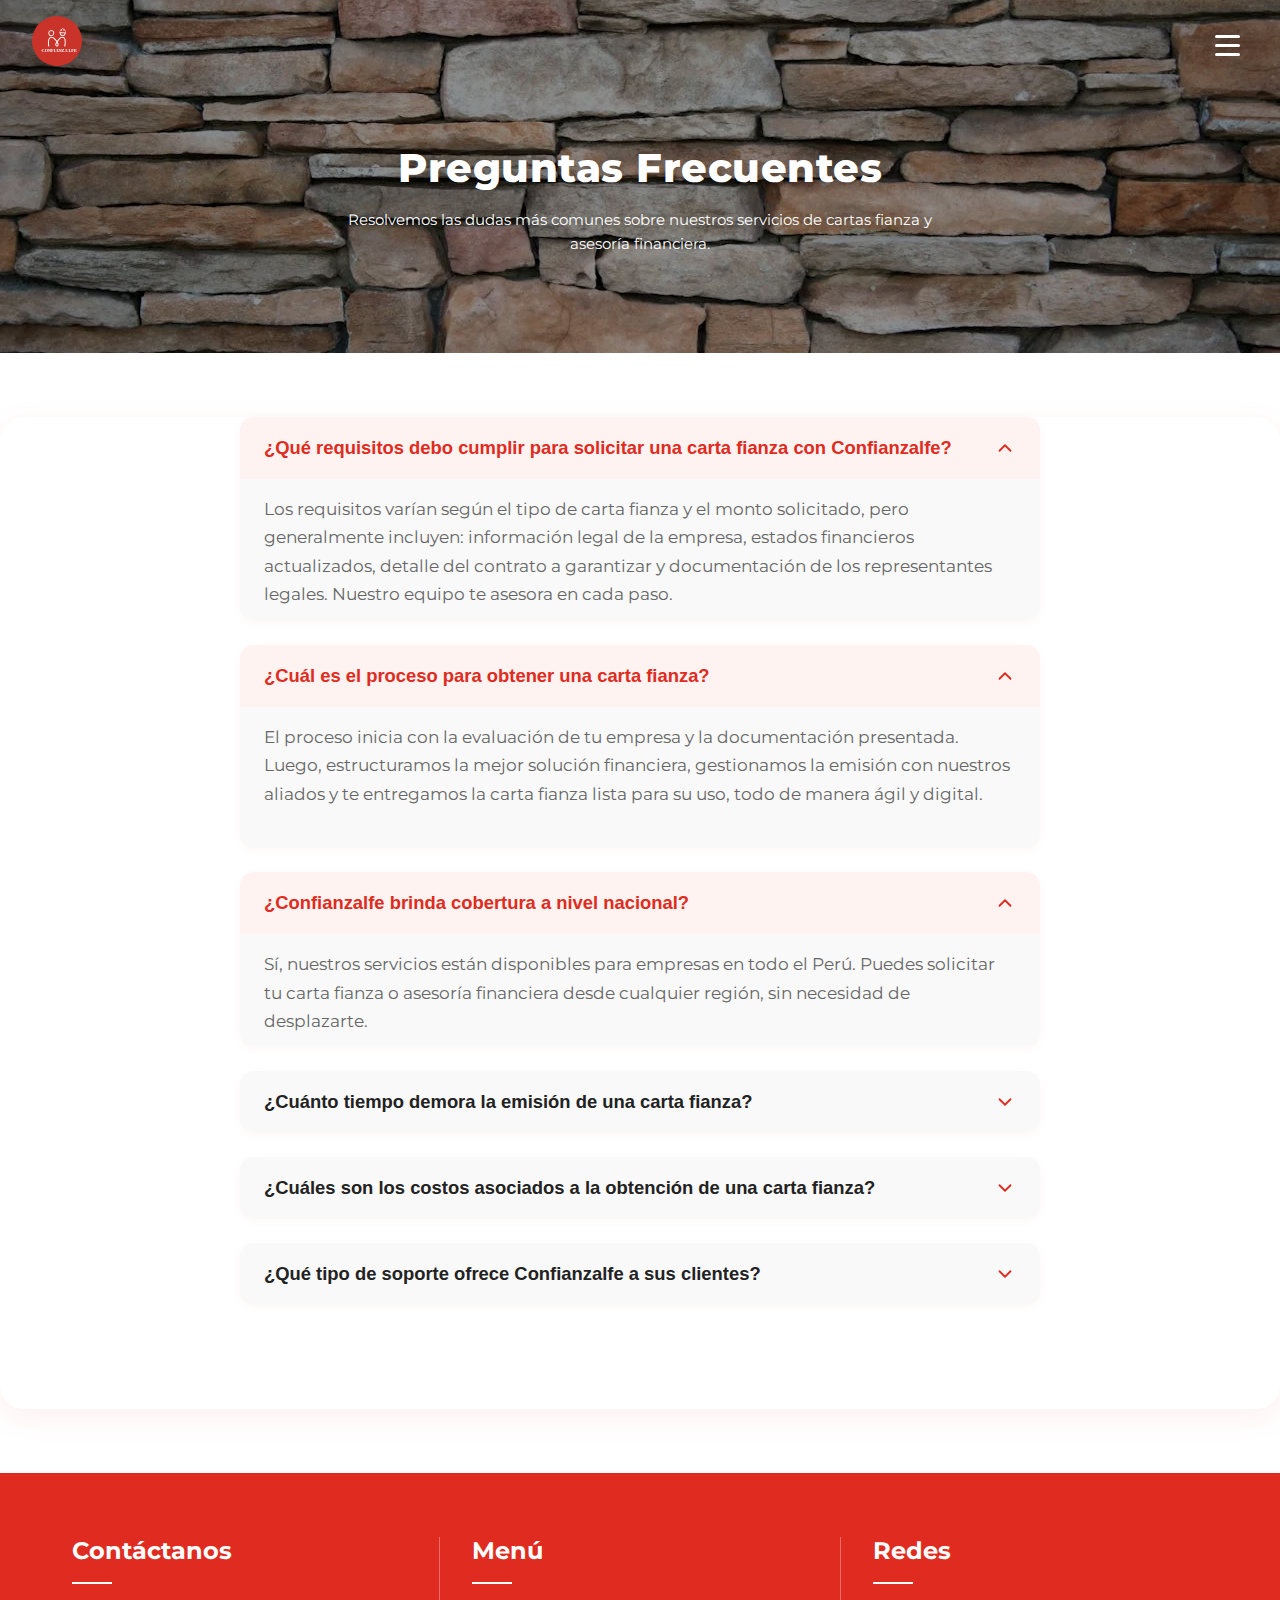
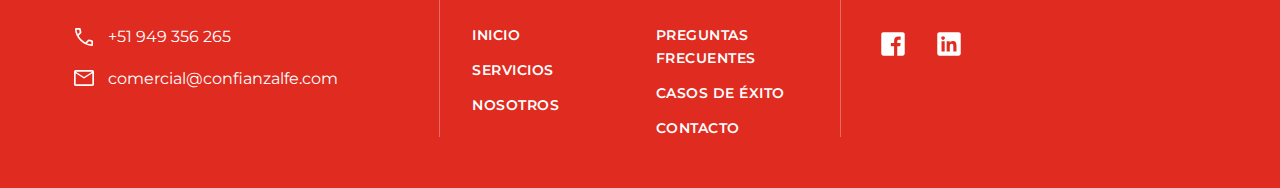
<file: preguntas-frecuentes.html>
<!doctype html>
<html lang="en">
	<head>
		<meta charset="utf-8" />
		<meta name="viewport" content="width=device-width, initial-scale=1" />
		
		<link href="./_app/immutable/assets/0.BpoZcpNW.css" rel="stylesheet">
		<link href="./_app/immutable/assets/6.6nfAmVwf.css" rel="stylesheet">
		<link rel="modulepreload" href="./_app/immutable/entry/start.BG8_MgTO.js">
		<link rel="modulepreload" href="./_app/immutable/chunks/DX3Dy5FG.js">
		<link rel="modulepreload" href="./_app/immutable/chunks/BGaZGcDc.js">
		<link rel="modulepreload" href="./_app/immutable/chunks/DxMAFBcq.js">
		<link rel="modulepreload" href="./_app/immutable/chunks/D88V_KG6.js">
		<link rel="modulepreload" href="./_app/immutable/chunks/qPW1lEJ9.js">
		<link rel="modulepreload" href="./_app/immutable/chunks/DOvSXG4b.js">
		<link rel="modulepreload" href="./_app/immutable/entry/app.-Ebm7SFH.js">
		<link rel="modulepreload" href="./_app/immutable/chunks/DsnmJJEf.js">
		<link rel="modulepreload" href="./_app/immutable/chunks/y3NkMcrM.js">
		<link rel="modulepreload" href="./_app/immutable/chunks/Caw9aOxC.js">
		<link rel="modulepreload" href="./_app/immutable/chunks/BS4xox1O.js">
		<link rel="modulepreload" href="./_app/immutable/nodes/0.CP31qh9q.js">
		<link rel="modulepreload" href="./_app/immutable/chunks/g7qgtASQ.js">
		<link rel="modulepreload" href="./_app/immutable/chunks/nvJfg2BC.js">
		<link rel="modulepreload" href="./_app/immutable/chunks/CxBLRZsu.js">
		<link rel="modulepreload" href="./_app/immutable/chunks/DLdlFW72.js">
		<link rel="modulepreload" href="./_app/immutable/chunks/CyoPo6Wy.js">
		<link rel="modulepreload" href="./_app/immutable/chunks/DH9DyI2x.js">
		<link rel="modulepreload" href="./_app/immutable/chunks/DTtSofPB.js">
		<link rel="modulepreload" href="./_app/immutable/nodes/6.D7dkei8z.js">
		<link rel="modulepreload" href="./_app/immutable/chunks/DZyRYGSM.js">
		<link rel="modulepreload" href="./_app/immutable/chunks/B13wp5BE.js"><!--[--><meta name="description" content="Tu socio de confianza para soluciones empresariales innovadoras y efectivas"/> <meta name="viewport" content="width=device-width, initial-scale=1.0"/> <link rel="icon" type="image/svg+xml" href="./icons/logo-confianza.svg"/><!--]--><!--[--><meta name="description" content="Responde a las preguntas más comunes sobre nuestros servicios"/><!--]--><title>Preguntas Frecuentes | ConfianzaLFE</title>
	</head>
	<body data-sveltekit-preload-data="hover">
		<div style="display: contents"><!--[--><!--[--><!----><nav class="navbar svelte-1fkhrce"><div class="navbar-container svelte-1fkhrce"><div class="navbar-logo svelte-1fkhrce"><a href="./"><img src="./icons/logo-confianza.svg" alt="Confianzalfe" class="svelte-1fkhrce"/></a></div> <div class="navbar-menu-center svelte-1fkhrce"><div class="navbar-menu svelte-1fkhrce"><!--[!--><!--]--> <a href="./" class="svelte-1fkhrce">INICIO</a> <a href="./nosotros" class="svelte-1fkhrce">NOSOTROS</a> <a href="./servicios" class="svelte-1fkhrce">SERVICIOS</a> <a href="./preguntas-frecuentes" class="svelte-1fkhrce">PREGUNTAS FRECUENTES</a> <a href="./casos-exito" class="svelte-1fkhrce">CASOS DE ÉXITO</a> <a href="./contacto" class="svelte-1fkhrce">CONTACTO</a> <!--[!--><!--]--></div></div> <div class="navbar-actions svelte-1fkhrce"><button class="btn-cotizacion svelte-1fkhrce">COTIZACIÓN</button> <button class="navbar-toggle svelte-1fkhrce"><span class="svelte-1fkhrce"></span> <span class="svelte-1fkhrce"></span> <span class="svelte-1fkhrce"></span></button></div></div></nav><!----> <main style="position: relative; z-index: 1;" class="svelte-5ir8ss"><!----><!----><section class="faq-hero svelte-12t7q6p"><div class="faq-hero-bg svelte-12t7q6p"><img src="./images/hero_faq.webp" alt="" class="svelte-12t7q6p"/> <div class="faq-hero-overlay svelte-12t7q6p"></div></div> <div class="faq-hero-content svelte-12t7q6p"><div class="faq-hero-text svelte-12t7q6p"><h1 class="faq-hero-title svelte-12t7q6p">Preguntas Frecuentes</h1> <p class="faq-hero-intro svelte-12t7q6p">Resolvemos las dudas más comunes sobre nuestros servicios de cartas fianza y asesoría
				financiera.</p></div></div></section> <section class="faq-section svelte-12t7q6p"><div class="container svelte-12t7q6p"><div class="faq-header svelte-12t7q6p"></div> <div class="faq-list svelte-12t7q6p"><!--[--><div class="faq-item svelte-12t7q6p"><button class="faq-question active svelte-12t7q6p" aria-expanded="true" aria-controls="faq-panel-0"><span>¿Qué requisitos debo cumplir para solicitar una carta fianza con Confianzalfe?</span> <svg class="faq-arrow open svelte-12t7q6p" width="22" height="22" viewBox="0 0 24 24" fill="none" style="transition: transform 0.3s; margin-left: 1rem;"><path d="M6 9l6 6 6-6" stroke="var(--color-primary)" stroke-width="2" stroke-linecap="round" stroke-linejoin="round"></path></svg></button> <!----><div class="faq-answer panel svelte-12t7q6p" id="faq-panel-0" style="max-height: 0;"><p>Los requisitos varían según el tipo de carta fianza y el monto solicitado, pero generalmente incluyen: información legal de la empresa, estados financieros actualizados, detalle del contrato a garantizar y documentación de los representantes legales. Nuestro equipo te asesora en cada paso.</p></div><!----></div><div class="faq-item svelte-12t7q6p"><button class="faq-question active svelte-12t7q6p" aria-expanded="true" aria-controls="faq-panel-1"><span>¿Cuál es el proceso para obtener una carta fianza?</span> <svg class="faq-arrow open svelte-12t7q6p" width="22" height="22" viewBox="0 0 24 24" fill="none" style="transition: transform 0.3s; margin-left: 1rem;"><path d="M6 9l6 6 6-6" stroke="var(--color-primary)" stroke-width="2" stroke-linecap="round" stroke-linejoin="round"></path></svg></button> <!----><div class="faq-answer panel svelte-12t7q6p" id="faq-panel-1" style="max-height: 0;"><p>El proceso inicia con la evaluación de tu empresa y la documentación presentada. Luego, estructuramos la mejor solución financiera, gestionamos la emisión con nuestros aliados y te entregamos la carta fianza lista para su uso, todo de manera ágil y digital.</p></div><!----></div><div class="faq-item svelte-12t7q6p"><button class="faq-question active svelte-12t7q6p" aria-expanded="true" aria-controls="faq-panel-2"><span>¿Confianzalfe brinda cobertura a nivel nacional?</span> <svg class="faq-arrow open svelte-12t7q6p" width="22" height="22" viewBox="0 0 24 24" fill="none" style="transition: transform 0.3s; margin-left: 1rem;"><path d="M6 9l6 6 6-6" stroke="var(--color-primary)" stroke-width="2" stroke-linecap="round" stroke-linejoin="round"></path></svg></button> <!----><div class="faq-answer panel svelte-12t7q6p" id="faq-panel-2" style="max-height: 0;"><p>Sí, nuestros servicios están disponibles para empresas en todo el Perú. Puedes solicitar tu carta fianza o asesoría financiera desde cualquier región, sin necesidad de desplazarte.</p></div><!----></div><div class="faq-item svelte-12t7q6p"><button class="faq-question  svelte-12t7q6p" aria-expanded="false" aria-controls="faq-panel-3"><span>¿Cuánto tiempo demora la emisión de una carta fianza?</span> <svg class="faq-arrow  svelte-12t7q6p" width="22" height="22" viewBox="0 0 24 24" fill="none" style="transition: transform 0.3s; margin-left: 1rem;"><path d="M6 9l6 6 6-6" stroke="var(--color-primary)" stroke-width="2" stroke-linecap="round" stroke-linejoin="round"></path></svg></button> <!----><div class="faq-answer panel svelte-12t7q6p" id="faq-panel-3" style="max-height: 0;"><p>El tiempo de emisión depende de la complejidad del caso y la rapidez en la entrega de documentos. En la mayoría de los casos, la carta fianza puede estar lista en menos de 72 horas tras la aprobación.</p></div><!----></div><div class="faq-item svelte-12t7q6p"><button class="faq-question  svelte-12t7q6p" aria-expanded="false" aria-controls="faq-panel-4"><span>¿Cuáles son los costos asociados a la obtención de una carta fianza?</span> <svg class="faq-arrow  svelte-12t7q6p" width="22" height="22" viewBox="0 0 24 24" fill="none" style="transition: transform 0.3s; margin-left: 1rem;"><path d="M6 9l6 6 6-6" stroke="var(--color-primary)" stroke-width="2" stroke-linecap="round" stroke-linejoin="round"></path></svg></button> <!----><div class="faq-answer panel svelte-12t7q6p" id="faq-panel-4" style="max-height: 0;"><p>Los costos varían según el monto, plazo y tipo de carta fianza. Incluyen comisiones de emisión, gastos notariales y, en algunos casos, garantías adicionales. Te brindamos una cotización transparente y sin sorpresas.</p></div><!----></div><div class="faq-item svelte-12t7q6p"><button class="faq-question  svelte-12t7q6p" aria-expanded="false" aria-controls="faq-panel-5"><span>¿Qué tipo de soporte ofrece Confianzalfe a sus clientes?</span> <svg class="faq-arrow  svelte-12t7q6p" width="22" height="22" viewBox="0 0 24 24" fill="none" style="transition: transform 0.3s; margin-left: 1rem;"><path d="M6 9l6 6 6-6" stroke="var(--color-primary)" stroke-width="2" stroke-linecap="round" stroke-linejoin="round"></path></svg></button> <!----><div class="faq-answer panel svelte-12t7q6p" id="faq-panel-5" style="max-height: 0;"><p>Ofrecemos soporte personalizado durante todo el proceso, desde la evaluación inicial hasta la emisión y post-venta. Nuestro equipo está disponible para resolver cualquier consulta técnica, financiera o administrativa.</p></div><!----></div><!--]--></div></div></section><!----><!----></main> <footer class="footer svelte-nw1whw"><div class="container"><div class="footer-content svelte-nw1whw"><div class="footer-section svelte-nw1whw"><h3 class="footer-title svelte-nw1whw">Contáctanos</h3> <div class="footer-separator svelte-nw1whw"></div> <div class="contact-info svelte-nw1whw"><div class="contact-item svelte-nw1whw"><img src="./icons/call.svg" alt="Teléfono" class="contact-icon svelte-nw1whw"/> <a href="tel:+51949356265" class="svelte-nw1whw">+51 949 356 265</a></div> <div class="contact-item svelte-nw1whw"><img src="./icons/email.svg" alt="Email" class="contact-icon svelte-nw1whw"/> <a href="mailto:comercial@confianzalfe.com" class="svelte-nw1whw">comercial@confianzalfe.com</a></div></div></div> <div class="footer-divider svelte-nw1whw"></div> <div class="footer-section svelte-nw1whw"><h3 class="footer-title svelte-nw1whw">Menú</h3> <div class="footer-separator svelte-nw1whw"></div> <div class="footer-menu svelte-nw1whw"><div class="menu-column svelte-nw1whw"><a href="./" class="svelte-nw1whw">INICIO</a> <a href="./servicios" class="svelte-nw1whw">SERVICIOS</a> <a href="./nosotros" class="svelte-nw1whw">NOSOTROS</a></div> <div class="menu-column svelte-nw1whw"><a href="./preguntas-frecuentes" class="svelte-nw1whw">PREGUNTAS FRECUENTES</a> <a href="./casos-exito" class="svelte-nw1whw">CASOS DE ÉXITO</a> <a href="./contacto" class="svelte-nw1whw">CONTACTO</a></div></div></div> <div class="footer-divider svelte-nw1whw"></div> <div class="footer-section svelte-nw1whw"><h3 class="footer-title svelte-nw1whw">Redes</h3> <div class="footer-separator svelte-nw1whw"></div> <div class="social-links svelte-nw1whw"><a href="https://facebook.com/confianzalfe" target="_blank" rel="noopener noreferrer" class="social-link svelte-nw1whw"><div class="social-icon svelte-nw1whw"><img src="./icons/facebook.svg" alt="Facebook" class="svelte-nw1whw"/></div></a> <a href="https://linkedin.com/company/confianza-lfe-sac" target="_blank" rel="noopener noreferrer" class="social-link svelte-nw1whw"><div class="social-icon svelte-nw1whw"><img src="./icons/linkedin.svg" alt="LinkedIn" class="svelte-nw1whw"/></div></a></div></div></div></div></footer><!----> <!--[!--><!--]--><!----><!----><!--]--> <!--[!--><!--]--><!--]-->
			
			<script>
				{
					__sveltekit_yoiaag = {
						base: new URL(".", location).pathname.slice(0, -1),
						assets: "/confianzaLFE"
					};

					const element = document.currentScript.parentElement;

					Promise.all([
						import("./_app/immutable/entry/start.BG8_MgTO.js"),
						import("./_app/immutable/entry/app.-Ebm7SFH.js")
					]).then(([kit, app]) => {
						kit.start(app, element, {
							node_ids: [0, 6],
							data: [null,null],
							form: null,
							error: null
						});
					});
				}
			</script>
		</div>
	</body>
</html>
</file>
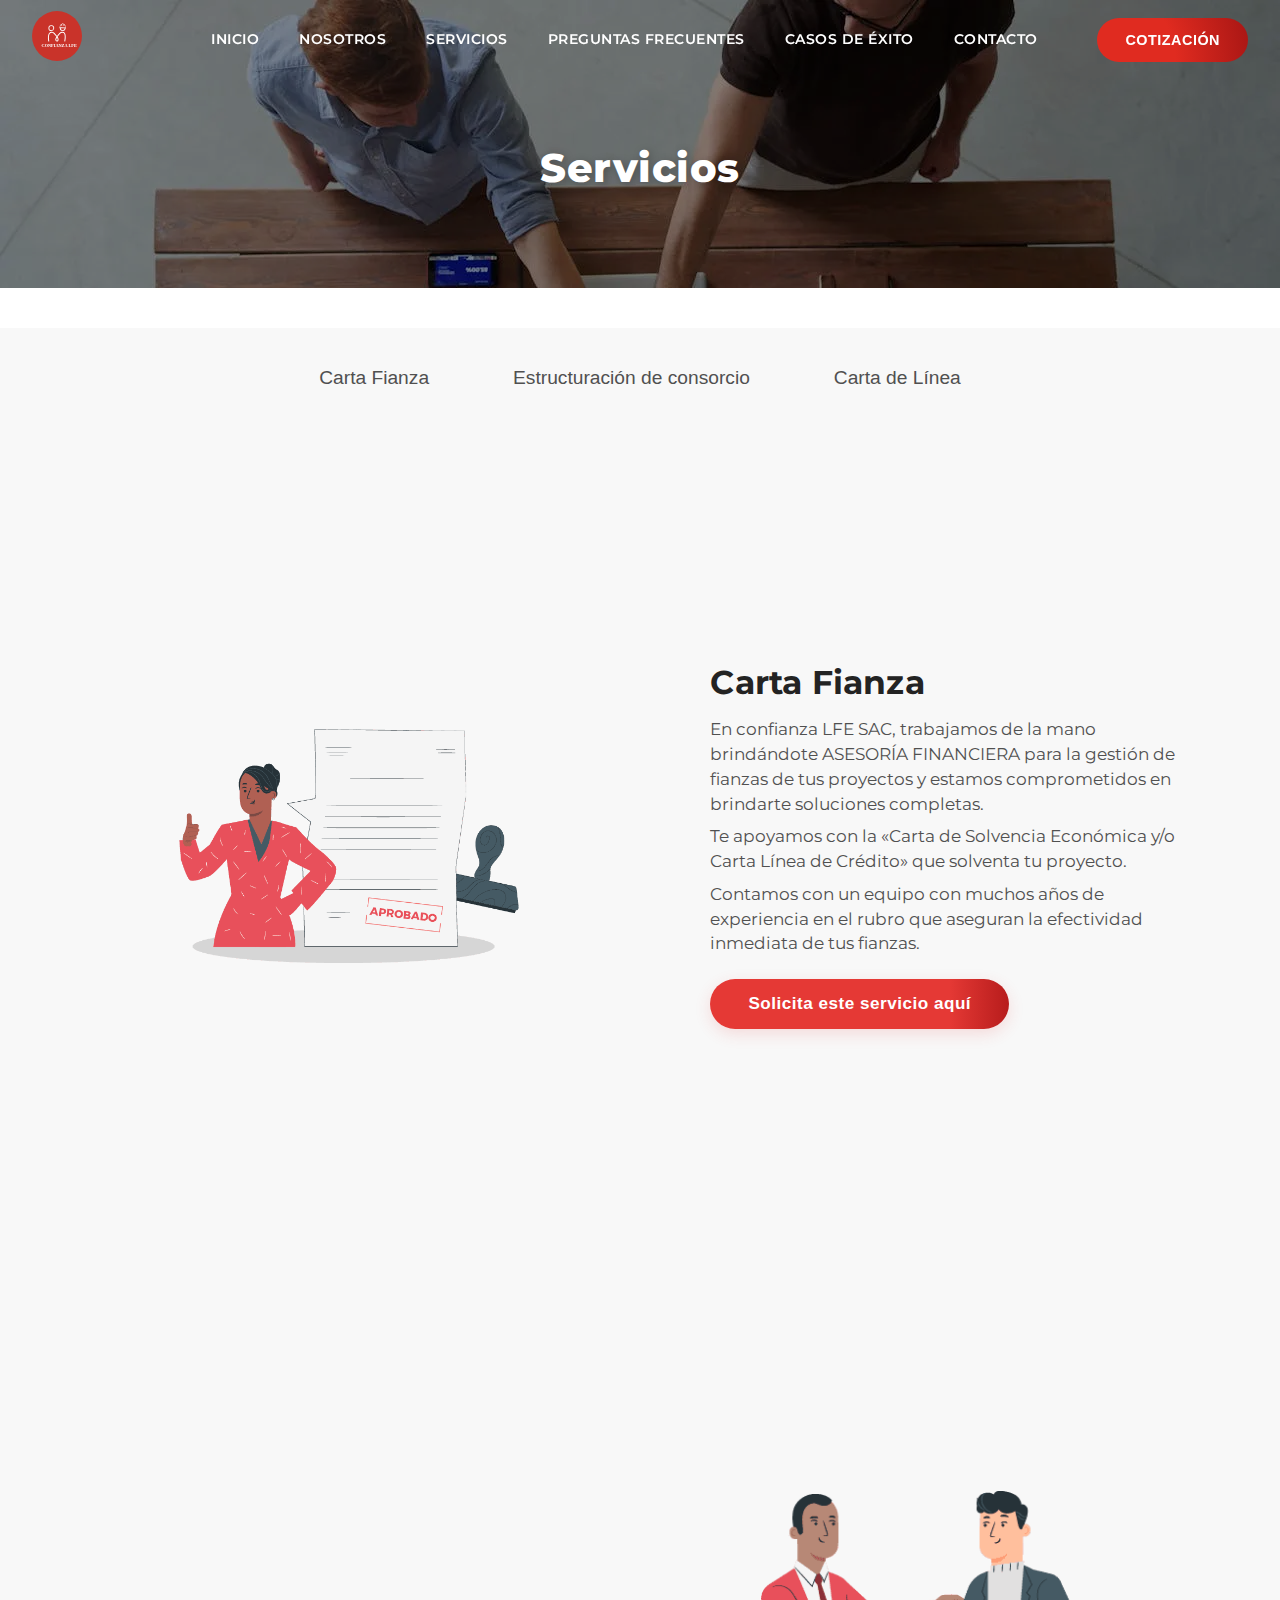
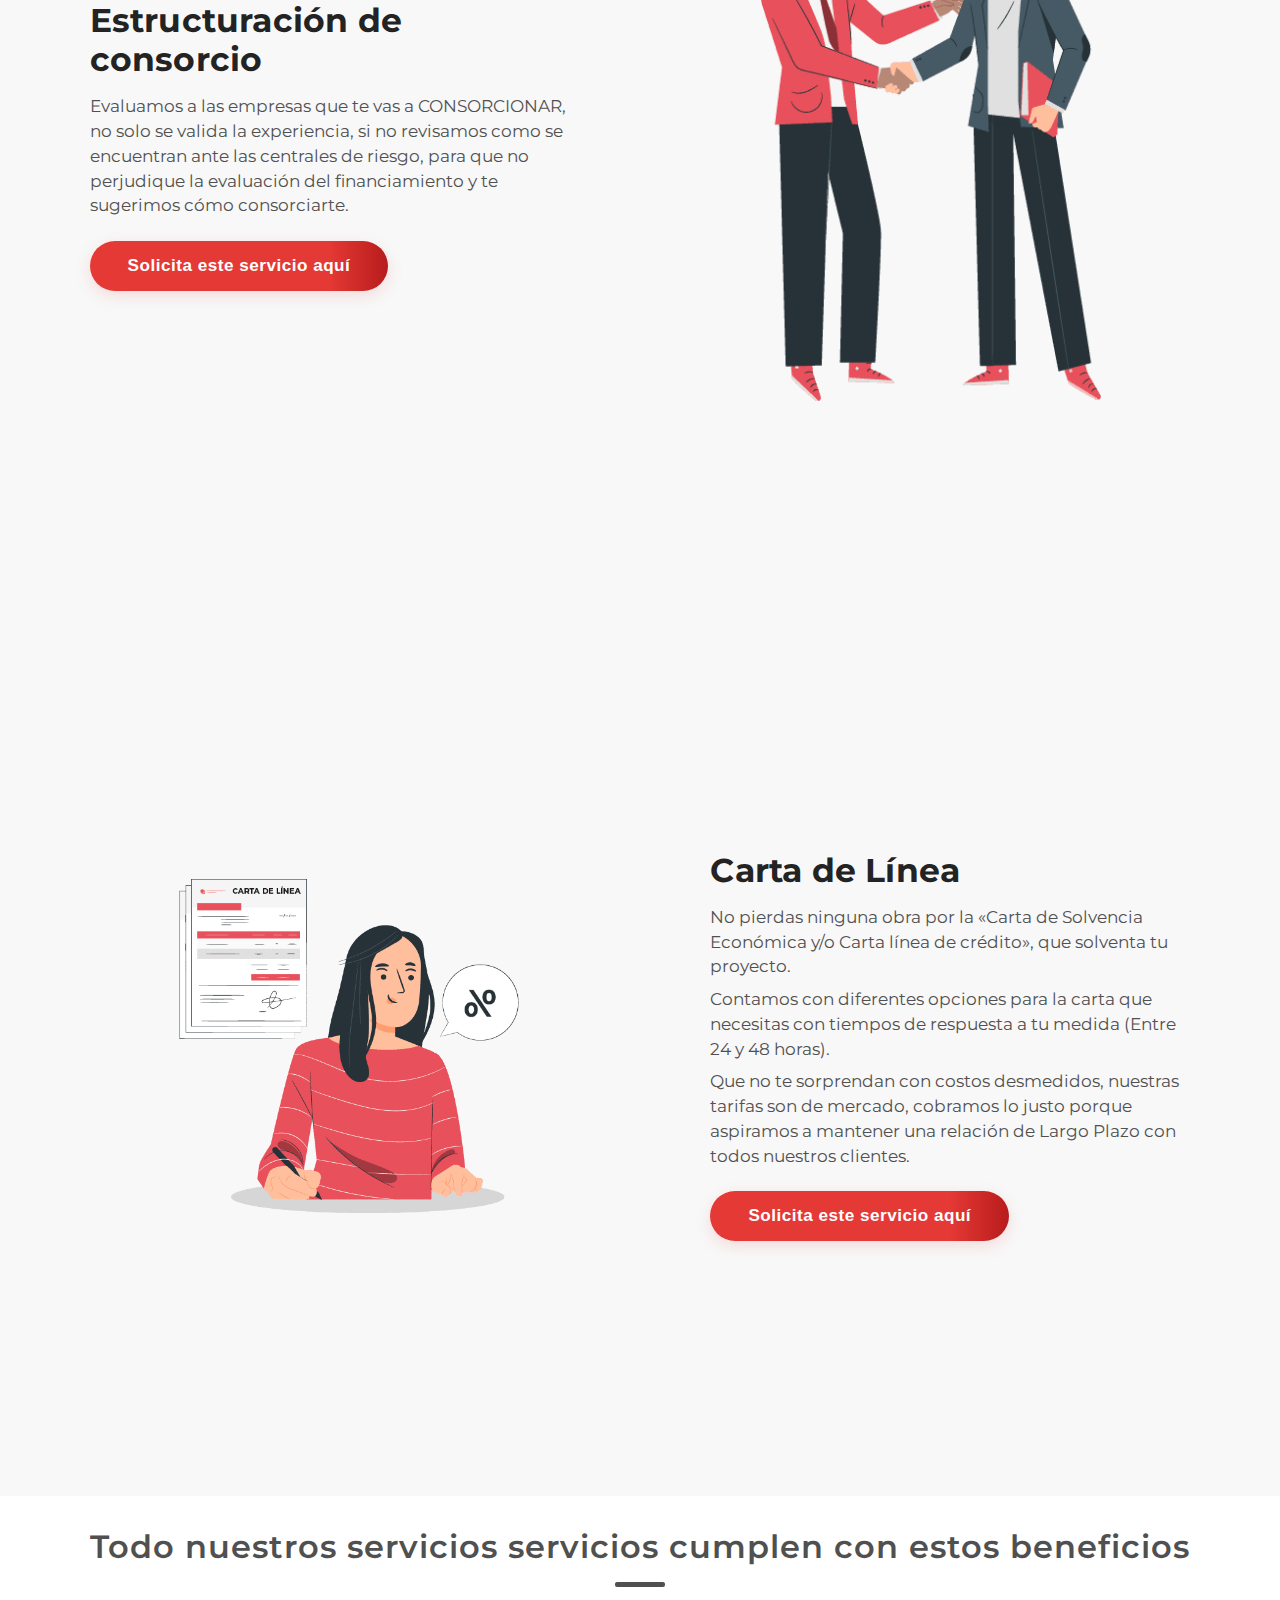
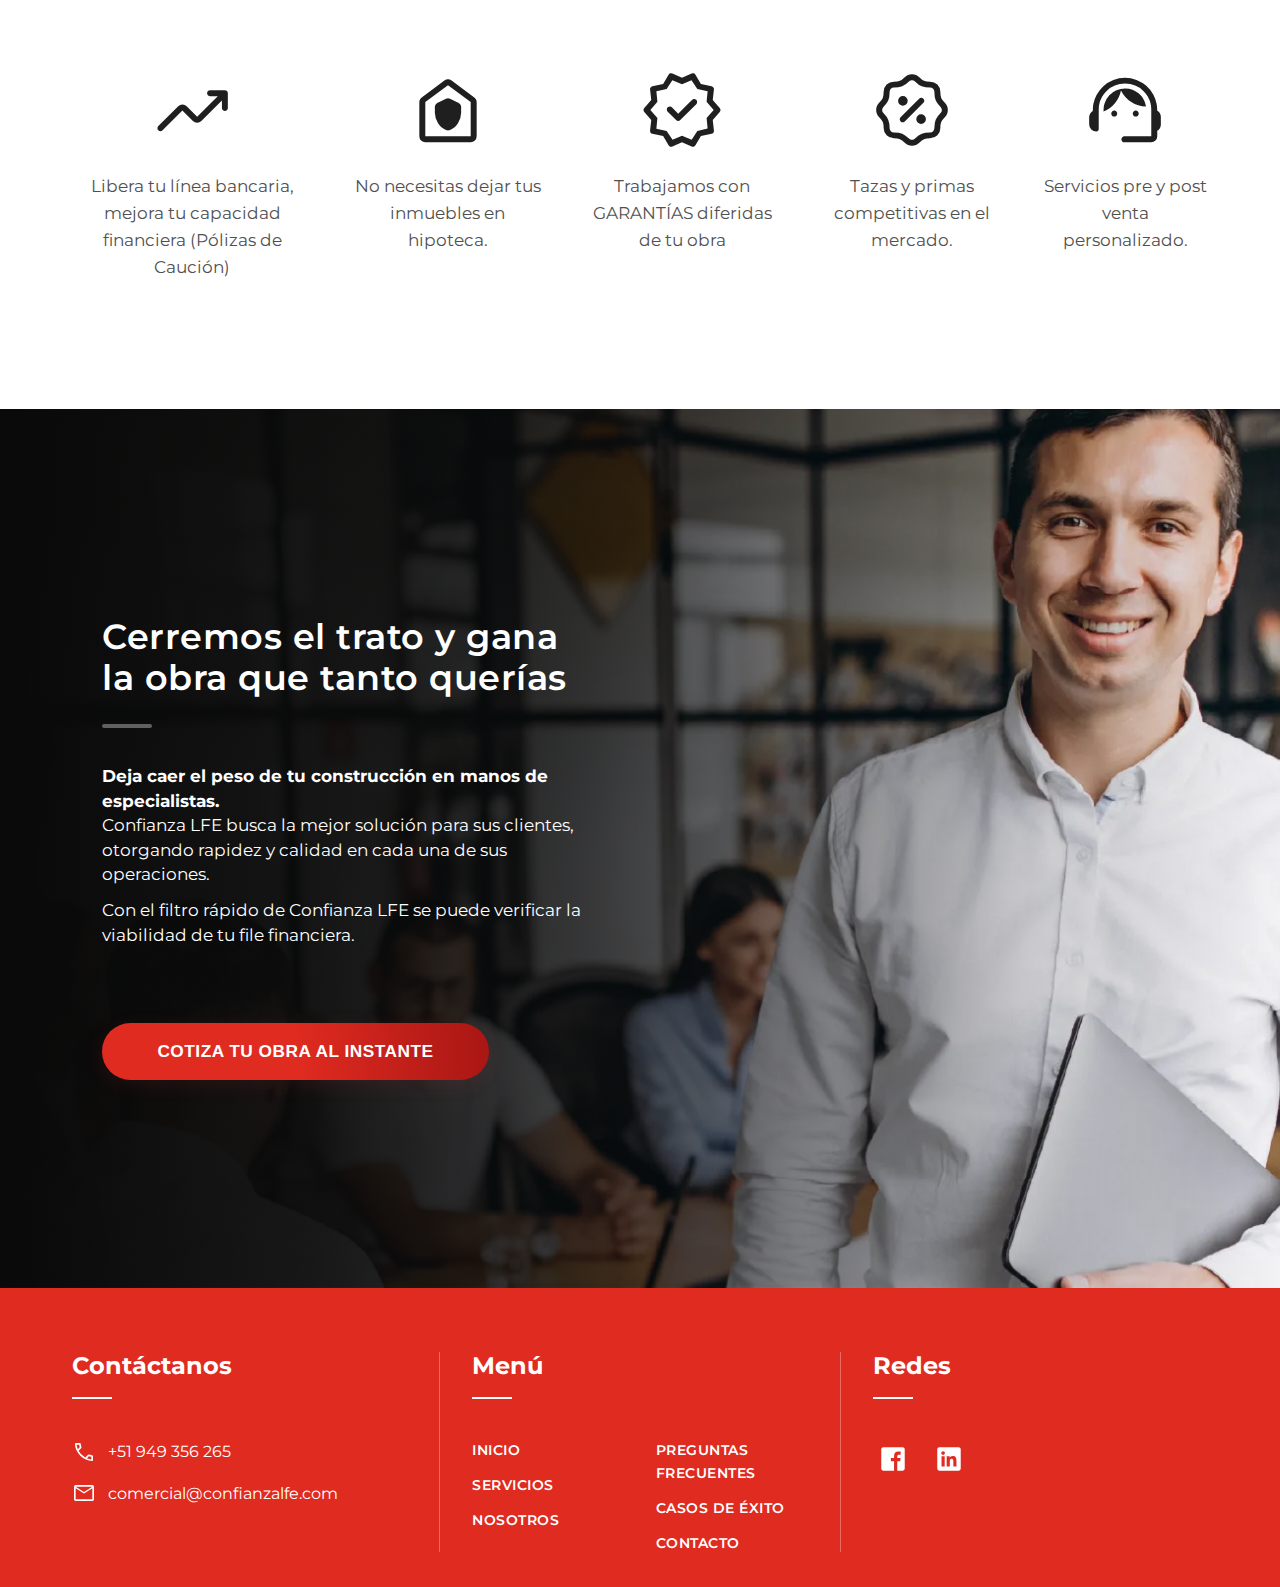
<file: servicios.html>
<!doctype html>
<html lang="en">
	<head>
		<meta charset="utf-8" />
		<meta name="viewport" content="width=device-width, initial-scale=1" />
		
		<link href="./_app/immutable/assets/0.vgmgRDcg.css" rel="stylesheet">
		<link href="./_app/immutable/assets/CierreObra.DirNXBeX.css" rel="stylesheet">
		<link href="./_app/immutable/assets/7.BWP1-VVC.css" rel="stylesheet">
		<link rel="modulepreload" href="./_app/immutable/entry/start.DK1HzeIb.js">
		<link rel="modulepreload" href="./_app/immutable/chunks/B1UAbqLT.js">
		<link rel="modulepreload" href="./_app/immutable/chunks/6MpCWlwF.js">
		<link rel="modulepreload" href="./_app/immutable/chunks/B4X3PLzB.js">
		<link rel="modulepreload" href="./_app/immutable/chunks/Aqi5_vuA.js">
		<link rel="modulepreload" href="./_app/immutable/chunks/BKhhJrjg.js">
		<link rel="modulepreload" href="./_app/immutable/chunks/Hs4TX-Kj.js">
		<link rel="modulepreload" href="./_app/immutable/entry/app.Cmgv-JJk.js">
		<link rel="modulepreload" href="./_app/immutable/chunks/DsnmJJEf.js">
		<link rel="modulepreload" href="./_app/immutable/chunks/DCbO2NEW.js">
		<link rel="modulepreload" href="./_app/immutable/chunks/BfV5-LxH.js">
		<link rel="modulepreload" href="./_app/immutable/chunks/yCDETU62.js">
		<link rel="modulepreload" href="./_app/immutable/nodes/0.BLnc3OuD.js">
		<link rel="modulepreload" href="./_app/immutable/chunks/DONrvA8l.js">
		<link rel="modulepreload" href="./_app/immutable/chunks/Ph9ijDjE.js">
		<link rel="modulepreload" href="./_app/immutable/chunks/DLi1a_B2.js">
		<link rel="modulepreload" href="./_app/immutable/chunks/DLdlFW72.js">
		<link rel="modulepreload" href="./_app/immutable/chunks/GlmzDcQL.js">
		<link rel="modulepreload" href="./_app/immutable/chunks/CjUyLtDR.js">
		<link rel="modulepreload" href="./_app/immutable/chunks/LyMcp0hD.js">
		<link rel="modulepreload" href="./_app/immutable/nodes/7.BEx7Hcat.js">
		<link rel="modulepreload" href="./_app/immutable/chunks/h1773T_N.js">
		<link rel="modulepreload" href="./_app/immutable/chunks/D2Aa-JJP.js"><!--[--><meta name="description" content="Tu socio de confianza para soluciones empresariales innovadoras y efectivas"/> <meta name="viewport" content="width=device-width, initial-scale=1.0"/> <link rel="icon" type="image/svg+xml" href="./icons/logo-confianza.svg"/><!--]--><!--[--><meta name="description" content="Nuestros servicios profesionales"/><!--]--><title>Servicios - Confianzalfe</title>
	</head>
	<body data-sveltekit-preload-data="hover">
		<div style="display: contents"><!--[--><!--[--><!----><nav class="navbar svelte-1nvpvf1"><div class="navbar-container svelte-1nvpvf1"><div class="navbar-logo svelte-1nvpvf1"><a href="./"><img src="./icons/logo-confianza.svg" alt="Confianzalfe" class="svelte-1nvpvf1"/></a></div> <div class="navbar-menu-center svelte-1nvpvf1"><div class="navbar-menu svelte-1nvpvf1"><!--[!--><!--]--> <a href="./" class="svelte-1nvpvf1">INICIO</a> <a href="./nosotros" class="svelte-1nvpvf1">NOSOTROS</a> <a href="./servicios" class="svelte-1nvpvf1">SERVICIOS</a> <a href="./preguntas-frecuentes" class="svelte-1nvpvf1">PREGUNTAS FRECUENTES</a> <a href="./casos-exito" class="svelte-1nvpvf1">CASOS DE ÉXITO</a> <a href="./contacto" class="svelte-1nvpvf1">CONTACTO</a> <!--[!--><!--]--></div></div> <div class="navbar-actions svelte-1nvpvf1"><button class="btn-cotizacion svelte-1nvpvf1">COTIZACIÓN</button> <button class="navbar-toggle svelte-1nvpvf1"><span class="svelte-1nvpvf1"></span> <span class="svelte-1nvpvf1"></span> <span class="svelte-1nvpvf1"></span></button></div></div></nav><!----> <main style="position: relative; z-index: 1;" class="svelte-5ir8ss"><!----><!----><section class="services-hero svelte-13nwv28"><div class="services-hero-bg svelte-13nwv28"><img src="./images/hero_servicios.webp" alt="" class="svelte-13nwv28"/> <div class="services-hero-overlay svelte-13nwv28"></div></div> <div class="services-hero-content svelte-13nwv28"><h1 class="services-hero-title svelte-13nwv28">Servicios</h1></div></section> <section class="servicios-section svelte-13nwv28"><div class="servicios-header svelte-13nwv28"><nav class="servicios-tabs svelte-13nwv28"><button class="svelte-13nwv28">Carta Fianza</button> <button class="svelte-13nwv28">Estructuración de consorcio</button> <button class="svelte-13nwv28">Carta de Línea</button></nav></div> <div class="servicios-list svelte-13nwv28"><section class="servicio-full normal svelte-13nwv28" id="servicio-0" tabindex="-1"><div class="servicio-img svelte-13nwv28"><img src="./images/servicios_aprobado.webp" alt="Carta Fianza" draggable="false" class="svelte-13nwv28"/></div> <div class="servicio-text svelte-13nwv28"><h2 class="svelte-13nwv28">Carta Fianza</h2> <p class="svelte-13nwv28">En confianza LFE SAC, trabajamos de la mano brindándote ASESORÍA FINANCIERA para la
					gestión de fianzas de tus proyectos y estamos comprometidos en brindarte soluciones
					completas.</p> <p class="svelte-13nwv28">Te apoyamos con la «Carta de Solvencia Económica y/o Carta Línea de Crédito» que solventa
					tu proyecto.</p> <p class="svelte-13nwv28">Contamos con un equipo con muchos años de experiencia en el rubro que aseguran la
					efectividad inmediata de tus fianzas.</p> <button class="servicio-btn svelte-13nwv28">Solicita este servicio aquí</button></div></section> <section class="servicio-full reverse svelte-13nwv28" id="servicio-1" tabindex="-1"><div class="servicio-img svelte-13nwv28"><img src="./images/servicios_acuerdo.webp" alt="Estructuración de consorcio" draggable="false" class="svelte-13nwv28"/></div> <div class="servicio-text svelte-13nwv28"><h2 class="svelte-13nwv28">Estructuración de consorcio</h2> <p class="svelte-13nwv28">Evaluamos a las empresas que te vas a CONSORCIONAR, no solo se valida la experiencia, si
					no revisamos como se encuentran ante las centrales de riesgo, para que no perjudique la
					evaluación del financiamiento y te sugerimos cómo consorciarte.</p> <button class="servicio-btn svelte-13nwv28">Solicita este servicio aquí</button></div></section> <section class="servicio-full normal svelte-13nwv28" id="servicio-2" tabindex="-1"><div class="servicio-img svelte-13nwv28"><img src="./images/servicios_carta.webp" alt="Carta de Línea" draggable="false" class="svelte-13nwv28"/></div> <div class="servicio-text svelte-13nwv28"><h2 class="svelte-13nwv28">Carta de Línea</h2> <p class="svelte-13nwv28">No pierdas ninguna obra por la «Carta de Solvencia Económica y/o Carta línea de crédito»,
					que solventa tu proyecto.</p> <p class="svelte-13nwv28">Contamos con diferentes opciones para la carta que necesitas con tiempos de respuesta a tu
					medida (Entre 24 y 48 horas).</p> <p class="svelte-13nwv28">Que no te sorprendan con costos desmedidos, nuestras tarifas son de mercado, cobramos lo
					justo porque aspiramos a mantener una relación de Largo Plazo con todos nuestros clientes.</p> <button class="servicio-btn svelte-13nwv28">Solicita este servicio aquí</button></div></section></div></section> <section class="beneficios-servicios svelte-13nwv28"><div class="container svelte-13nwv28"><h2 class="svelte-13nwv28">Todo nuestros servicios servicios cumplen con estos beneficios</h2> <div class="divider svelte-13nwv28"></div> <div class="beneficios-list svelte-13nwv28"><div class="beneficio svelte-13nwv28"><div class="icono svelte-13nwv28"><img src="./icons/trending_up.svg" width="86" height="86" alt="Beneficio 1" class="svelte-13nwv28"/></div> <p class="svelte-13nwv28">Libera tu línea bancaria, mejora tu capacidad financiera (Pólizas de Caución)</p></div> <div class="beneficio svelte-13nwv28"><div class="icono svelte-13nwv28"><img src="./icons/house_with_shield.svg" width="86" height="86" alt="Beneficio 2" class="svelte-13nwv28"/></div> <p class="svelte-13nwv28">No necesitas dejar tus inmuebles en hipoteca.</p></div> <div class="beneficio svelte-13nwv28"><div class="icono svelte-13nwv28"><img src="./icons/verified.svg" width="86" height="86" alt="Beneficio 3" class="svelte-13nwv28"/></div> <p class="svelte-13nwv28">Trabajamos con GARANTÍAS diferidas de tu obra</p></div> <div class="beneficio svelte-13nwv28"><div class="icono svelte-13nwv28"><img src="./icons/percent_discount.svg" width="86" height="86" alt="Beneficio 4" class="svelte-13nwv28"/></div> <p class="svelte-13nwv28">Tazas y primas competitivas en el mercado.</p></div> <div class="beneficio svelte-13nwv28"><div class="icono svelte-13nwv28"><img src="./icons/support_agent.svg" width="86" height="86" alt="Beneficio 5" class="svelte-13nwv28"/></div> <p class="svelte-13nwv28">Servicios pre y post venta personalizado.</p></div></div></div></section> <section class="cierre-obra svelte-xgbaqk" style="background-image: linear-gradient(90deg, #000000 0%, rgba(0, 0, 0, 0) 80%), url('./images/cerrar_trato_bg.webp');"><div class="cierre-content svelte-xgbaqk"><h2 class="svelte-xgbaqk">Cerremos el trato y gana la obra que tanto querías</h2> <div class="divider svelte-xgbaqk"></div> <p class="svelte-xgbaqk"><b class="svelte-xgbaqk">Deja caer el peso de tu construcción en manos de especialistas.</b><br/> Confianza LFE busca la mejor solución para sus clientes, otorgando rapidez y calidad en cada una
			de sus operaciones.</p> <p class="svelte-xgbaqk">Con el filtro rápido de Confianza LFE se puede verificar la viabilidad de tu file financiera.</p> <button class="cta svelte-xgbaqk">COTIZA TU OBRA AL INSTANTE</button></div></section><!----><!----><!----></main> <footer class="footer svelte-81mq0t"><div class="container"><div class="footer-content svelte-81mq0t"><div class="footer-section svelte-81mq0t"><h3 class="footer-title svelte-81mq0t">Contáctanos</h3> <div class="footer-separator svelte-81mq0t"></div> <div class="contact-info svelte-81mq0t"><div class="contact-item svelte-81mq0t"><img src="./icons/call.svg" alt="Teléfono" class="contact-icon svelte-81mq0t"/> <span>+51 949 356 265</span></div> <div class="contact-item svelte-81mq0t"><img src="./icons/email.svg" alt="Email" class="contact-icon svelte-81mq0t"/> <span>comercial@confianzalfe.com</span></div></div></div> <div class="footer-divider svelte-81mq0t"></div> <div class="footer-section svelte-81mq0t"><h3 class="footer-title svelte-81mq0t">Menú</h3> <div class="footer-separator svelte-81mq0t"></div> <div class="footer-menu svelte-81mq0t"><div class="menu-column svelte-81mq0t"><a href="./" class="svelte-81mq0t">INICIO</a> <a href="./servicios" class="svelte-81mq0t">SERVICIOS</a> <a href="./nosotros" class="svelte-81mq0t">NOSOTROS</a></div> <div class="menu-column svelte-81mq0t"><a href="./preguntas-frecuentes" class="svelte-81mq0t">PREGUNTAS FRECUENTES</a> <a href="./casos-exito" class="svelte-81mq0t">CASOS DE ÉXITO</a> <a href="./contacto" class="svelte-81mq0t">CONTACTO</a></div></div></div> <div class="footer-divider svelte-81mq0t"></div> <div class="footer-section svelte-81mq0t"><h3 class="footer-title svelte-81mq0t">Redes</h3> <div class="footer-separator svelte-81mq0t"></div> <div class="social-links svelte-81mq0t"><a href="https://facebook.com/confianzalfe" target="_blank" rel="noopener noreferrer" class="social-link svelte-81mq0t"><div class="social-icon svelte-81mq0t"><img src="./icons/facebook.svg" alt="Facebook" class="svelte-81mq0t"/></div></a> <a href="https://linkedin.com/company/confianza-lfe-sac" target="_blank" rel="noopener noreferrer" class="social-link svelte-81mq0t"><div class="social-icon svelte-81mq0t"><img src="./icons/linkedin.svg" alt="LinkedIn" class="svelte-81mq0t"/></div></a></div></div></div></div></footer><!----> <!--[!--><!--]--><!----><!----><!--]--> <!--[!--><!--]--><!--]-->
			
			<script>
				{
					__sveltekit_5q1zti = {
						base: new URL(".", location).pathname.slice(0, -1),
						assets: "/confianzaLFE"
					};

					const element = document.currentScript.parentElement;

					Promise.all([
						import("./_app/immutable/entry/start.DK1HzeIb.js"),
						import("./_app/immutable/entry/app.Cmgv-JJk.js")
					]).then(([kit, app]) => {
						kit.start(app, element, {
							node_ids: [0, 7],
							data: [null,null],
							form: null,
							error: null
						});
					});
				}
			</script>
		</div>
	</body>
</html>
</file>
<file: _app/immutable/assets/0.BpoZcpNW.css>
@import"https://fonts.googleapis.com/css2?family=Montserrat:wght@300;400;500;600;700;800;900&display=swap";*{margin:0;padding:0;box-sizing:border-box}html{scroll-behavior:smooth}body{font-family:Montserrat,sans-serif;line-height:1.6;color:#333;background-color:#fff;overflow-x:hidden}:root{--color-primary: #e02b20;--color-container-primary: #a81614;--color-text-primary: #e02b20;--color-text-w1: #333333;--color-text-w2: #666666;--white: #ffffff;--light-gray: #f5f5f5;--border-color: #e5e5e5;--shadow: 0 2px 10px rgba(0, 0, 0, .1);--shadow-hover: 0 4px 20px rgba(0, 0, 0, .15);--primary-gradient-bg: radial-gradient(circle at bottom left, var(--color-primary) 50%, var(--color-container-primary) 100%)}h1,h2,h3,h4,h5,h6{font-weight:700;line-height:1.2;margin-bottom:1rem;color:var(--color-text-w1)}h1{font-size:2.5rem}h2{font-size:2rem}h3{font-size:1.75rem}h4{font-size:1.5rem}h5{font-size:1.25rem}h6{font-size:1rem}p{margin-bottom:1rem;color:var(--color-text-w2)}a{color:var(--color-primary);text-decoration:none;transition:color .3s ease}a:hover{color:var(--color-container-primary)}.btn{display:inline-block;padding:.75rem 1.5rem;border:none;border-radius:8px;font-weight:600;text-align:center;cursor:pointer;transition:all .3s ease;font-family:inherit;text-decoration:none}.btn-primary{background:radial-gradient(circle at bottom left,var(--color-primary) 50%,#961010 100%);color:var(--white)}.btn-primary:hover{transform:translateY(-2px);box-shadow:0 4px 12px #e02b204d}.btn-secondary{background:var(--light-gray);color:var(--color-text-w2)}.btn-secondary:hover{background:#e5e5e5}.btn-outline{background:transparent;color:var(--color-primary);border:2px solid var(--color-primary)}.btn-outline:hover{background:var(--color-primary);color:var(--white)}.hero .btn-outline{color:#fff;border-color:#fff}.hero .btn-outline:hover{background:#fff;color:var(--color-primary)}.container{max-width:1200px;margin:0 auto;padding:0 2rem}.section{padding:4rem 0}.section-title{text-align:center;margin-bottom:3rem}.section-title h2{color:var(--color-text-w1);margin-bottom:1rem}.section-title p{color:var(--color-text-w2);font-size:1.1rem;max-width:600px;margin:0 auto}.grid{display:grid;gap:2rem}.grid-2{grid-template-columns:repeat(2,1fr)}.grid-3{grid-template-columns:repeat(3,1fr)}.grid-4{grid-template-columns:repeat(4,1fr)}.flex{display:flex}.flex-center{display:flex;align-items:center;justify-content:center}.flex-between{display:flex;align-items:center;justify-content:space-between}.flex-column{flex-direction:column}.mt-1{margin-top:.5rem}.mt-2{margin-top:1rem}.mt-3{margin-top:1.5rem}.mt-4{margin-top:2rem}.mt-5{margin-top:3rem}.mb-1{margin-bottom:.5rem}.mb-2{margin-bottom:1rem}.mb-3{margin-bottom:1.5rem}.mb-4{margin-bottom:2rem}.mb-5{margin-bottom:3rem}.pt-1{padding-top:.5rem}.pt-2{padding-top:1rem}.pt-3{padding-top:1.5rem}.pt-4{padding-top:2rem}.pt-5{padding-top:3rem}.pb-1{padding-bottom:.5rem}.pb-2{padding-bottom:1rem}.pb-3{padding-bottom:1.5rem}.pb-4{padding-bottom:2rem}.pb-5{padding-bottom:3rem}.text-center{text-align:center}.text-left{text-align:left}.text-right{text-align:right}.text-primary{color:var(--color-primary)}.text-dark{color:var(--color-text-w1)}.text-light{color:var(--color-text-w2)}.font-light{font-weight:300}.font-normal{font-weight:400}.font-medium{font-weight:500}.font-semibold{font-weight:600}.font-bold{font-weight:700}.font-extrabold{font-weight:800}.font-black{font-weight:900}@keyframes fadeIn{0%{opacity:0;transform:translateY(20px)}to{opacity:1;transform:translateY(0)}}@keyframes slideInLeft{0%{opacity:0;transform:translate(-50px)}to{opacity:1;transform:translate(0)}}@keyframes slideInRight{0%{opacity:0;transform:translate(50px)}to{opacity:1;transform:translate(0)}}@keyframes scaleIn{0%{opacity:0;transform:scale(.9)}to{opacity:1;transform:scale(1)}}.animate-fade-in{animation:fadeIn .6s ease-out}.animate-slide-left{animation:slideInLeft .6s ease-out}.animate-slide-right{animation:slideInRight .6s ease-out}.animate-scale-in{animation:scaleIn .6s ease-out}@media (max-width: 1200px){.container{max-width:960px}}@media (max-width: 992px){.container{max-width:720px}.grid-4{grid-template-columns:repeat(2,1fr)}}@media (max-width: 768px){.container{max-width:540px;padding:0 1rem}.section{padding:3rem 0}h1{font-size:2rem}h2{font-size:1.75rem}h3{font-size:1.5rem}.grid-2,.grid-3,.grid-4{grid-template-columns:1fr}.flex{flex-direction:column}.flex-between{flex-direction:column;gap:1rem}}@media (max-width: 576px){.container{padding:0 .5rem}.section{padding:2rem 0}h1{font-size:1.75rem}h2{font-size:1.5rem}h3{font-size:1.25rem}}::-webkit-scrollbar{width:8px}::-webkit-scrollbar-track{background:var(--light-gray)}::-webkit-scrollbar-thumb{background:var(--color-primary);border-radius:4px}::-webkit-scrollbar-thumb:hover{background:var(--color-container-primary)}::selection{background:var(--color-primary);color:var(--white)}::-moz-selection{background:var(--color-primary);color:var(--white)}.navbar.svelte-1fkhrce{position:fixed;top:0;left:0;right:0;z-index:99999;transition:all .3s ease;background:#0000;-webkit-backdrop-filter:blur(0px);backdrop-filter:blur(0px);pointer-events:auto}.navbar.scrolled.svelte-1fkhrce{background:#fff;box-shadow:0 2px 20px #0000001a;-webkit-backdrop-filter:blur(10px);backdrop-filter:blur(10px)}.navbar-container.svelte-1fkhrce{margin:0 auto;padding:0 2rem;display:flex;align-items:center;height:90px;position:relative}.navbar-logo.svelte-1fkhrce{flex:0 0 auto;display:flex;align-items:center;justify-content:flex-start;min-width:120px}.navbar-menu-center.svelte-1fkhrce{flex:1 1 0;display:flex;justify-content:center;align-items:center;min-width:0}.navbar-menu.svelte-1fkhrce{display:flex;gap:2.5rem;align-items:center;justify-content:center}.navbar-actions.svelte-1fkhrce{flex:0 0 auto;display:flex;align-items:center;justify-content:flex-end;gap:1rem;min-width:120px}.navbar-logo.svelte-1fkhrce img:where(.svelte-1fkhrce){height:50px;transition:all .3s ease}.navbar-menu.svelte-1fkhrce a:where(.svelte-1fkhrce){white-space:nowrap;text-decoration:none;color:#fff;font-weight:600;font-size:.9rem;letter-spacing:.5px;transition:all .3s ease;position:relative;padding:.5rem 0}.navbar.scrolled.svelte-1fkhrce .navbar-menu:where(.svelte-1fkhrce) a:where(.svelte-1fkhrce){color:#020202}.navbar-menu.svelte-1fkhrce a.active:where(.svelte-1fkhrce){color:var(--color-primary)}.navbar-menu.svelte-1fkhrce a:where(.svelte-1fkhrce):hover{opacity:.7}.navbar-menu.svelte-1fkhrce a:where(.svelte-1fkhrce):after{content:"";position:absolute;bottom:0;left:0;width:0;height:2px;background:var(--color-primary);transition:width .3s ease}.navbar-menu.svelte-1fkhrce a:where(.svelte-1fkhrce):hover:after,.navbar-menu.svelte-1fkhrce a.active:where(.svelte-1fkhrce):after{width:100%}.btn-cotizacion.svelte-1fkhrce{background:var(--primary-gradient-bg);color:#fff;border:none;padding:.875rem 1.75rem;border-radius:25px;font-weight:700;font-size:.9rem;letter-spacing:.5px;cursor:pointer;transition:all .3s ease;text-transform:uppercase}.btn-cotizacion.svelte-1fkhrce:hover{transform:translateY(-2px);box-shadow:0 8px 25px #e02b2066}.navbar-toggle.svelte-1fkhrce{display:none;flex-direction:column;background:none;border:none;cursor:pointer;padding:.5rem;z-index:1001}.navbar-toggle.svelte-1fkhrce span:where(.svelte-1fkhrce){width:25px;height:3px;background:#fff;margin:3px 0;transition:all .3s ease;border-radius:2px}.navbar.scrolled.svelte-1fkhrce .navbar-toggle:where(.svelte-1fkhrce) span:where(.svelte-1fkhrce){background:var(--color-text-w1)}.navbar-toggle.active.svelte-1fkhrce span:where(.svelte-1fkhrce):nth-child(1){transform:rotate(45deg) translate(5px,5px)}.navbar-toggle.active.svelte-1fkhrce span:where(.svelte-1fkhrce):nth-child(2){opacity:0}.navbar-toggle.active.svelte-1fkhrce span:where(.svelte-1fkhrce):nth-child(3){transform:rotate(-45deg) translate(7px,-6px)}@media (max-width: 1400px){.navbar-menu.svelte-1fkhrce{gap:1.7rem}}@media (max-width: 1300px){.navbar-menu.svelte-1fkhrce{position:fixed;top:0;right:-105%;width:100vw;height:100vh;background:#fff;flex-direction:column;align-items:flex-start;justify-content:flex-start;transition:right .4s cubic-bezier(.68,-.55,.265,1.55);gap:0;z-index:2000;padding:0}.navbar-menu.active.svelte-1fkhrce{right:0}.mobile-menu-header.svelte-1fkhrce{display:flex;align-items:center;justify-content:space-between;width:100%;padding:1.2rem 1.5rem .5rem;gap:1.2rem;margin-bottom:2rem}.mobile-menu-logo.svelte-1fkhrce{height:38px;width:auto;display:block}.close-mobile-menu.svelte-1fkhrce{background:none;border:none;font-size:2.1rem;color:var(--color-primary);cursor:pointer;margin-left:auto;padding:.2rem .5rem;line-height:1;display:flex;align-items:center;justify-content:center}.navbar-menu.svelte-1fkhrce a:where(.svelte-1fkhrce){color:#111;font-size:1.2rem;font-weight:700;opacity:.7;background:none;width:100%;text-align:left;padding:1.1rem 2rem;border:none;outline:none;box-sizing:border-box;transition:none;border-radius:0;cursor:pointer;text-decoration:none;white-space:nowrap;display:block}.navbar-menu.svelte-1fkhrce a.active:where(.svelte-1fkhrce){color:#111;opacity:1}.navbar-menu.active.svelte-1fkhrce a:where(.svelte-1fkhrce){opacity:.7;transform:translate(0)}.navbar-menu.active.svelte-1fkhrce a.active:where(.svelte-1fkhrce){opacity:1}.navbar-menu.svelte-1fkhrce a:where(.svelte-1fkhrce):nth-child(1){transition-delay:.1s}.navbar-menu.svelte-1fkhrce a:where(.svelte-1fkhrce):nth-child(2){transition-delay:.2s}.navbar-menu.svelte-1fkhrce a:where(.svelte-1fkhrce):nth-child(3){transition-delay:.3s}.navbar-menu.svelte-1fkhrce a:where(.svelte-1fkhrce):nth-child(4){transition-delay:.4s}.navbar-menu.svelte-1fkhrce a:where(.svelte-1fkhrce):nth-child(5){transition-delay:.5s}.navbar-menu.svelte-1fkhrce a:where(.svelte-1fkhrce):nth-child(6){transition-delay:.6s}.navbar-menu.svelte-1fkhrce a:where(.svelte-1fkhrce):hover{background:#e02b201a}.btn-cotizacion.mobile.svelte-1fkhrce{display:block;margin:2rem 2rem 0;background:linear-gradient(90deg,#e53935 80%,#b71c1c);color:#fff;font-weight:700;font-size:1.07rem;padding:15px 38px;border:none;border-radius:32px;cursor:pointer;box-shadow:0 5px 16px #e5393526;transition:background .18s;letter-spacing:.5px;width:50%;text-align:center}.btn-cotizacion.mobile.svelte-1fkhrce:hover{background:#b71c1c}.navbar-menu.svelte-1fkhrce a:where(.svelte-1fkhrce):after{display:none}.navbar-toggle.svelte-1fkhrce{display:flex}.btn-cotizacion.svelte-1fkhrce{display:none}.navbar-menu.active.svelte-1fkhrce:after{opacity:1;transform:translate(0);transition-delay:.7s}}@media (max-width: 768px){.navbar-container.svelte-1fkhrce{padding:0 1rem;height:70px}.navbar-logo.svelte-1fkhrce img:where(.svelte-1fkhrce){height:40px}.navbar-menu.svelte-1fkhrce a:where(.svelte-1fkhrce){font-size:1.1rem}}.footer.svelte-nw1whw{background:var(--color-primary);color:#fff;padding:4rem 0 3rem}.footer-content.svelte-nw1whw{display:grid;grid-template-columns:1fr auto 1fr auto 1fr;gap:2rem;align-items:start}.footer-section.svelte-nw1whw{text-align:left}.footer-title.svelte-nw1whw{font-size:1.5rem;font-weight:700;margin-bottom:1rem;color:#fff}.footer-separator.svelte-nw1whw{width:40px;height:2px;background:#fff;margin-bottom:2.5rem}.footer-divider.svelte-nw1whw{width:1px;height:200px;background:#fff;opacity:.3}.contact-info.svelte-nw1whw{display:flex;flex-direction:column;gap:1rem}.contact-item.svelte-nw1whw{display:flex;align-items:center;gap:.75rem;font-size:1rem;color:#fff}.contact-item.svelte-nw1whw a:where(.svelte-nw1whw){color:#fff}.contact-icon.svelte-nw1whw{width:24px;height:24px;filter:brightness(0) invert(1)}.footer-menu.svelte-nw1whw{display:grid;grid-template-columns:1fr 1fr;gap:2rem}.menu-column.svelte-nw1whw{display:flex;flex-direction:column;gap:.75rem}.menu-column.svelte-nw1whw a:where(.svelte-nw1whw){color:#fff;text-decoration:none;font-size:.9rem;font-weight:600;letter-spacing:.5px;transition:all .3s ease}.menu-column.svelte-nw1whw a:where(.svelte-nw1whw):hover{color:#f0f0f0;transform:translate(5px)}.social-links.svelte-nw1whw{display:flex;gap:1rem}.social-link.svelte-nw1whw{display:block;transition:all .3s ease}.social-icon.svelte-nw1whw{width:40px;height:40px;border-radius:4px;display:flex;align-items:center;justify-content:center;transition:all .3s ease}.social-icon.svelte-nw1whw img:where(.svelte-nw1whw){width:32px;height:32px;filter:invert(100)}.social-link.svelte-nw1whw:hover .social-icon:where(.svelte-nw1whw){transform:scale(1.1);box-shadow:0 4px 15px #0003}@media (max-width: 1024px){.footer-content.svelte-nw1whw{grid-template-columns:1fr;gap:3rem}.footer-divider.svelte-nw1whw{display:none}.footer-section.svelte-nw1whw{text-align:center}.footer-separator.svelte-nw1whw{margin:0 auto 1.5rem}.footer-menu.svelte-nw1whw{justify-items:center}.social-links.svelte-nw1whw{justify-content:center}.contact-info.svelte-nw1whw{align-items:center}}@media (max-width: 768px){.footer.svelte-nw1whw{padding:3rem 0 2rem}.footer-title.svelte-nw1whw{font-size:1.3rem}.footer-menu.svelte-nw1whw{grid-template-columns:1fr;gap:1rem}.contact-item.svelte-nw1whw{justify-content:center}}.modal-backdrop.svelte-1b0lrk4{position:fixed;inset:0;background:#000000b3;display:flex;align-items:center;justify-content:center;z-index:999999;padding:1rem}.modal-content.svelte-1b0lrk4{background:#fff;border-radius:12px;max-width:600px;width:100%;max-height:90vh;overflow-y:auto;position:relative;animation:svelte-1b0lrk4-modalSlideIn .3s ease-out}@keyframes svelte-1b0lrk4-modalSlideIn{0%{opacity:0;transform:translateY(-50px) scale(.9)}to{opacity:1;transform:translateY(0) scale(1)}}.modal-close.svelte-1b0lrk4{position:absolute;top:1rem;right:1rem;background:none;border:none;cursor:pointer;color:var(--color-text-w2);padding:.5rem;border-radius:50%;transition:background-color .3s ease}.modal-close.svelte-1b0lrk4:hover{background:#f5f5f5}.modal-header.svelte-1b0lrk4{padding:2rem 2rem 1rem;text-align:center}.modal-header.svelte-1b0lrk4 h2:where(.svelte-1b0lrk4){color:var(--color-text-w1);margin-bottom:.5rem;font-size:1.75rem}.modal-header.svelte-1b0lrk4 p:where(.svelte-1b0lrk4){color:var(--color-text-w2);margin:0}.modal-form.svelte-1b0lrk4{padding:0 2rem 2rem}.form-row.svelte-1b0lrk4{display:grid;grid-template-columns:1fr 1fr;gap:1rem}.form-group.svelte-1b0lrk4{margin-bottom:1.5rem}.form-group.svelte-1b0lrk4 label:where(.svelte-1b0lrk4){display:block;margin-bottom:.5rem;color:var(--color-text-w1);font-weight:500}.form-group.svelte-1b0lrk4 input:where(.svelte-1b0lrk4),.form-group.svelte-1b0lrk4 select:where(.svelte-1b0lrk4),.form-group.svelte-1b0lrk4 textarea:where(.svelte-1b0lrk4){width:100%;padding:.75rem;border:2px solid #e5e5e5;border-radius:8px;font-size:1rem;transition:border-color .3s ease;font-family:inherit}.form-group.svelte-1b0lrk4 input:where(.svelte-1b0lrk4):focus,.form-group.svelte-1b0lrk4 select:where(.svelte-1b0lrk4):focus,.form-group.svelte-1b0lrk4 textarea:where(.svelte-1b0lrk4):focus{outline:none;border-color:var(--color-primary)}.form-group.svelte-1b0lrk4 textarea:where(.svelte-1b0lrk4){resize:vertical;min-height:100px}.form-actions.svelte-1b0lrk4{display:flex;gap:1rem;justify-content:flex-end;margin-top:2rem}.btn-primary.svelte-1b0lrk4,.btn-secondary.svelte-1b0lrk4{padding:.75rem 1.5rem;border:none;border-radius:8px;font-weight:600;cursor:pointer;transition:all .3s ease;font-size:1rem}.btn-primary.svelte-1b0lrk4{background:var(--primary-gradient-bg);color:#fff}.btn-primary.svelte-1b0lrk4:hover{transform:translateY(-2px);box-shadow:0 4px 12px #e02b204d}.btn-secondary.svelte-1b0lrk4{background:#f5f5f5;color:var(--color-text-w2)}.btn-secondary.svelte-1b0lrk4:hover{background:#e5e5e5}.form-msg.svelte-1b0lrk4{margin:.5rem 0 .2rem;font-size:1rem;font-weight:600;border-radius:6px;padding:.5rem 1rem}.form-error.svelte-1b0lrk4{background:#fff3f2;color:var(--color-primary)}.form-success.svelte-1b0lrk4{background:#e6fbe7;color:#1a7f37}@media (max-width: 768px){.form-row.svelte-1b0lrk4{grid-template-columns:1fr}.form-actions.svelte-1b0lrk4{flex-direction:column}.modal-content.svelte-1b0lrk4{margin:1rem}.modal-header.svelte-1b0lrk4,.modal-form.svelte-1b0lrk4{padding-left:1.5rem;padding-right:1.5rem}}main.svelte-5ir8ss{min-height:calc(100vh - 70px)}
</file>
<file: _app/immutable/assets/AlliesSection.AgcHVhlU.css>
.container.svelte-prazpi{padding:0 1.25rem}.achievements-section.svelte-prazpi{background:#fff;padding:8rem 0}.achievements-header.svelte-prazpi{margin-bottom:5rem}.achievements-title.svelte-prazpi{font-size:2.5rem;font-weight:600;color:var(--color-text-w1);margin-bottom:1rem}.achievements-line.svelte-prazpi{width:60px;height:2px;background:var(--color-text-w1)}.achievements-grid.svelte-prazpi{display:grid;grid-template-columns:repeat(4,1fr);gap:2rem;align-items:center}.achievement-block.svelte-prazpi{text-align:center;padding:2rem 1rem;transition:all .3s ease;cursor:pointer}.achievement-block.svelte-prazpi:hover{transform:translateY(-5px)}.achievement-number.svelte-prazpi{font-size:3.5rem;font-weight:800;color:#000;line-height:1;margin-bottom:1rem;transition:all .3s ease}.achievement-block.svelte-prazpi:hover .achievement-number:where(.svelte-prazpi){transform:scale(1.1);color:var(--color-primary)}.achievement-description.svelte-prazpi{color:var(--color-text-w1)}.achievement-text.svelte-prazpi{font-size:1.1rem;font-weight:600;line-height:1.3;margin-bottom:.25rem}.achievement-text.svelte-prazpi:last-child{margin-bottom:0}@media (max-width: 1024px){.achievements-title.svelte-prazpi{font-size:2rem}.achievements-grid.svelte-prazpi{grid-template-columns:repeat(2,1fr);gap:1.5rem}.achievement-number.svelte-prazpi{font-size:3rem}}@media (max-width: 768px){.achievements-title.svelte-prazpi{font-size:1.8rem}.achievements-grid.svelte-prazpi{grid-template-columns:repeat(2,1fr);gap:1rem}.achievement-block.svelte-prazpi{padding:1.5rem .5rem}.achievement-number.svelte-prazpi{font-size:2.5rem}.achievement-text.svelte-prazpi{font-size:1rem}}.allies-section.svelte-c0wf2s{background:#fff;padding:9rem 0}.allies-header.svelte-c0wf2s{text-align:center;margin-bottom:5rem}.allies-title.svelte-c0wf2s{font-size:2.5rem;font-weight:600;color:var(--color-text-w1);margin-bottom:1rem}.allies-line.svelte-c0wf2s{width:60px;height:2px;background:var(--color-text-w1);margin:0 auto}.allies-carousel.svelte-c0wf2s{overflow:hidden;position:relative}.carousel-track.svelte-c0wf2s{display:flex;animation:svelte-c0wf2s-scroll 30s linear infinite;width:calc(200% + 2rem)}.carousel-track.svelte-c0wf2s:hover{animation-play-state:paused}@keyframes svelte-c0wf2s-scroll{0%{transform:translate(0)}to{transform:translate(-50%)}}.logo-item.svelte-c0wf2s{flex:0 0 auto;margin:0 4rem;padding:.7rem;display:flex;align-items:center;justify-content:center}.logo-item.svelte-c0wf2s img:where(.svelte-c0wf2s){width:180px;height:120px;object-fit:contain;transition:all .3s ease;filter:grayscale(100%)}.logo-item.svelte-c0wf2s:hover img:where(.svelte-c0wf2s){transform:scale(1.1);filter:grayscale(0%)}@media (max-width: 1024px){.allies-title.svelte-c0wf2s{font-size:2rem}}@media (max-width: 600px){.allies-header.svelte-c0wf2s{padding:0rem 2rem}.allies-section.svelte-c0wf2s{padding:5rem 0rem 4rem}.allies-title.svelte-c0wf2s{font-size:1.4rem}.logo-item.svelte-c0wf2s{margin:0 2rem;padding:.3rem}.logo-item.svelte-c0wf2s img:where(.svelte-c0wf2s){width:100px;height:100px}}
</file>
<file: _app/immutable/assets/2.lCUz0zAq.css>
.hero.svelte-k1ohw1{position:relative;min-height:100vh;display:flex;align-items:center;overflow:hidden;background:#1a1a1a;z-index:1;padding:3rem 0rem 4rem}@media (max-width: 992px){.hero.svelte-k1ohw1{min-height:unset;padding:2rem 0}.hero-content.svelte-k1ohw1{flex-direction:column;min-height:unset;padding:0 1rem}.hero-content-left.svelte-k1ohw1,.hero-content-right.svelte-k1ohw1{width:100%;margin:0;justify-content:center;align-items:center}.hero-content-right.svelte-k1ohw1{margin-top:2rem}.hero-title.svelte-k1ohw1{font-size:2.2rem;margin-bottom:2rem;text-align:center}.hero-text.svelte-k1ohw1{padding:1rem 0;text-align:center}}@media (max-width: 600px){.hero.svelte-k1ohw1{padding:1rem 0}.hero-title.svelte-k1ohw1{font-size:1.5rem;margin-bottom:1.2rem}.btn-hero-cta.svelte-k1ohw1{padding:.8rem 1.2rem;font-size:.95rem}}.hero-background.svelte-k1ohw1{position:absolute;inset:0;z-index:1}.hero-image.svelte-k1ohw1{position:absolute;top:0;right:0;width:100%;height:100%;overflow:hidden}.hero-image.svelte-k1ohw1 img:where(.svelte-k1ohw1){width:100%;height:100%;object-fit:cover;object-position:center}.hero-content.svelte-k1ohw1{position:relative;z-index:2;width:100%;padding-top:0;display:flex;flex-direction:row;justify-content:stretch;align-items:stretch;min-height:480px}.hero-content-left.svelte-k1ohw1,.hero-content-right.svelte-k1ohw1{width:50%;display:flex;align-items:center;justify-content:flex-start}.hero-content-left.svelte-k1ohw1{justify-content:flex-start;margin:0rem 4rem}.hero-content-right.svelte-k1ohw1{justify-content:flex-end}@media (max-width: 900px){.hero-content.svelte-k1ohw1{flex-direction:column;min-height:unset}.hero-content-left.svelte-k1ohw1,.hero-content-right.svelte-k1ohw1{width:100%;justify-content:center;align-items:center}.hero-content-right.svelte-k1ohw1{margin-top:2rem}}.hero-text.svelte-k1ohw1{padding:2rem 0}.hero-title.svelte-k1ohw1{font-size:3.2rem;font-weight:600;line-height:1.1;color:#fff;margin-bottom:4rem;text-shadow:2px 2px 4px rgba(0,0,0,.5)}.btn-hero-cta.svelte-k1ohw1{background:var(--primary-gradient-bg);color:#fff;border:none;padding:1.25rem 2.5rem;border-radius:50px;font-weight:700;font-size:1.1rem;letter-spacing:.5px;cursor:pointer;transition:all .3s ease;text-transform:uppercase;box-shadow:0 4px 15px #e02b204d}.btn-hero-cta.svelte-k1ohw1:hover{transform:translateY(-3px);box-shadow:0 8px 25px #e02b2066}.floating-features.svelte-k1ohw1{position:relative;z-index:10;margin-top:-4rem;margin-bottom:-2rem}@media (max-width: 992px){.floating-features.svelte-k1ohw1{margin-top:-2rem;margin-bottom:0}.features-grid.svelte-k1ohw1{grid-template-columns:1fr;gap:1.2rem;padding:1.5rem .5rem;margin:0}.feature-block.svelte-k1ohw1{padding:1rem;gap:.7rem}.feature-block.svelte-k1ohw1 .feature-icon:where(.svelte-k1ohw1) img:where(.svelte-k1ohw1){width:32px;height:32px}.feature-block.svelte-k1ohw1 h3:where(.svelte-k1ohw1){font-size:1.1rem}.features-grid.svelte-k1ohw1{width:100%;box-sizing:border-box;overflow-x:hidden}.floating-features.svelte-k1ohw1 .container:where(.svelte-k1ohw1){padding:0;margin:0;width:100vw;max-width:100vw}.feature-block.svelte-k1ohw1{width:100%;box-sizing:border-box}}@media (max-width: 600px){.features-grid.svelte-k1ohw1{padding:1rem .2rem;gap:.7rem}.feature-block.svelte-k1ohw1{padding:.7rem}.features-grid.svelte-k1ohw1{width:100vw;max-width:100vw;margin:0;box-sizing:border-box;overflow-x:hidden}.floating-features.svelte-k1ohw1 .container:where(.svelte-k1ohw1){padding:0;margin:0;width:100vw;max-width:100vw}.feature-block.svelte-k1ohw1{width:100%;box-sizing:border-box}}.features-grid.svelte-k1ohw1{display:grid;grid-template-columns:repeat(3,1fr);gap:2rem;align-items:center;background:#fff;padding:3rem 2rem;border-radius:16px;box-shadow:0 20px 40px #0000001a;border-top:7px solid var(--color-primary);margin:0rem 4rem}.feature-block.svelte-k1ohw1{display:flex;align-items:center;gap:1rem;text-align:left;padding:1.5rem;transition:transform .18s cubic-bezier(.4,1.3,.5,1),box-shadow .18s,background .18s;justify-content:flex-start;cursor:pointer;border-radius:12px;box-shadow:0 0 #e02b2000;background:#fff;outline:none}.feature-block.svelte-k1ohw1:hover,.feature-block.svelte-k1ohw1:focus{background:#e02b2014;box-shadow:0 4px 18px #e02b201a;transform:translateY(-3px) scale(1.03)}.feature-block.svelte-k1ohw1:active{background:#e02b202e;box-shadow:0 2px 8px #e02b202e;transform:scale(.98)}.feature-block.svelte-k1ohw1 .feature-icon:where(.svelte-k1ohw1){margin-bottom:0;margin-right:.5rem;display:flex;align-items:center;justify-content:center}.feature-block.svelte-k1ohw1 .feature-icon:where(.svelte-k1ohw1) img:where(.svelte-k1ohw1){width:40px;height:40px;object-fit:contain}.feature-block.svelte-k1ohw1 h3:where(.svelte-k1ohw1){color:var(--color-primary);font-size:1.3rem;font-weight:600;margin:0}@media (max-width: 1024px){.features-grid.svelte-k1ohw1{grid-template-columns:1fr 1fr 1fr}.feature-block.svelte-k1ohw1{gap:1rem;padding:1rem}.feature-block.svelte-k1ohw1 .feature-icon:where(.svelte-k1ohw1) img:where(.svelte-k1ohw1){width:48px;height:48px}}@media (max-width: 768px){.features-grid.svelte-k1ohw1{grid-template-columns:1fr}.feature-block.svelte-k1ohw1{gap:1rem;padding:1rem}.feature-block.svelte-k1ohw1 .feature-icon:where(.svelte-k1ohw1) img:where(.svelte-k1ohw1){width:40px;height:40px}}.coverage-section.svelte-k1ohw1{background:#f5f5f5;padding:10rem 0 6rem 2rem}.coverage-content.svelte-k1ohw1{display:grid;grid-template-columns:1fr 1fr;gap:4rem;align-items:center}.coverage-title.svelte-k1ohw1{font-size:2.5rem;font-weight:700;color:var(--color-text-w1);line-height:1.7em;margin-bottom:1.5rem}.coverage-line.svelte-k1ohw1{width:60px;height:3px;background:var(--color-primary);margin-bottom:4rem}.btn-evaluation.svelte-k1ohw1{background:var(--primary-gradient-bg);color:#fff;border:none;padding:1rem 2rem;border-radius:50px;font-weight:600;font-size:1rem;cursor:pointer;transition:all .3s ease;text-transform:none}.btn-evaluation.svelte-k1ohw1:hover{background:#c9332a;transform:translateY(-2px);box-shadow:0 4px 15px #e02b204d}.coverage-visual.svelte-k1ohw1{position:relative;display:flex;align-items:center;justify-content:center}.coverage-image.svelte-k1ohw1{position:relative;z-index:1;max-width:100%;height:auto}.coverage-image.svelte-k1ohw1 img:where(.svelte-k1ohw1){width:100%;height:auto;border-radius:12px}.feature-icon.svelte-k1ohw1{color:var(--color-primary);flex-shrink:0;margin-top:.25rem}@keyframes svelte-k1ohw1-scroll{0%{transform:translate(0)}to{transform:translate(-50%)}}.hero-financial.svelte-k1ohw1{position:relative;min-height:600px;background:#fff;z-index:1;overflow:hidden;background-size:cover;background-position:top;background-repeat:no-repeat;background-attachment:fixed}@media (max-width: 1023px){.hero-financial.svelte-k1ohw1{background-attachment:scroll;background-position:center}}.hero-financial-content-wrap.svelte-k1ohw1{display:grid;grid-template-columns:1fr 1fr;position:relative;z-index:2;min-height:600px;padding:5rem 0rem 3rem}@media (max-width: 992px){.hero-financial-content-wrap.svelte-k1ohw1{grid-template-columns:1fr}.hero-financial-left.svelte-k1ohw1{order:1;width:100%}.hero-financial-right.svelte-k1ohw1{order:2;width:100%;padding:0rem 2rem}.hero-financial-title.svelte-k1ohw1{margin:0rem}}.hero-financial-left.svelte-k1ohw1{position:relative;display:flex;align-items:flex-start;justify-content:flex-start;overflow:hidden;background:none;z-index:2}.hero-financial-content.svelte-k1ohw1{position:relative;z-index:3;text-align:left;color:#fff;max-width:600px}.hero-financial-title.svelte-k1ohw1{color:var(--color-text-w2);font-size:2.7rem;font-weight:600;line-height:1.1;margin-bottom:1.5rem}.btn-hero-financial.svelte-k1ohw1{display:inline-block;background:linear-gradient(90deg,var(--color-primary) 0%,#b71c1c 100%);color:#fff;text-decoration:none;padding:1.25rem 2.5rem;border-radius:50px;font-weight:700;font-size:1.1rem;letter-spacing:.5px;transition:all .3s ease;text-transform:none;box-shadow:0 4px 15px #e02b204d;text-align:center}.btn-hero-financial.svelte-k1ohw1:hover{transform:translateY(-3px);box-shadow:0 8px 25px #e02b2066}.hero-financial-right.svelte-k1ohw1{display:flex;align-items:flex-start;z-index:2}.hero-financial-text.svelte-k1ohw1{color:var(--color-text-w1);text-align:left}.hero-financial-text.svelte-k1ohw1 p:where(.svelte-k1ohw1){font-size:1rem;line-height:1.7;margin-bottom:1.5rem;color:var(--color-text-w1)}.hero-financial-text.svelte-k1ohw1 p:where(.svelte-k1ohw1):last-child{margin-bottom:2rem}.hero-financial-text.svelte-k1ohw1 .btn-hero-financial:where(.svelte-k1ohw1){margin-top:1rem}@media (max-width: 1024px){.hero-title.svelte-k1ohw1{font-size:3rem}.floating-features.svelte-k1ohw1{margin-top:-3rem;margin-bottom:-1rem}.features-grid.svelte-k1ohw1{grid-template-columns:1fr 1fr 1fr;gap:2rem;padding:2.5rem 1.5rem}.coverage-content.svelte-k1ohw1{gap:3rem}.coverage-title.svelte-k1ohw1{font-size:2rem}.hero-financial.svelte-k1ohw1{grid-template-columns:1fr;min-height:auto}.hero-financial-title.svelte-k1ohw1{font-size:2.5rem}}@media (max-width: 768px){.hero-image.svelte-k1ohw1{width:100%;opacity:.3}.hero-title.svelte-k1ohw1{font-size:2.5rem}.btn-hero-cta.svelte-k1ohw1{padding:1rem 2rem;font-size:1rem}.floating-features.svelte-k1ohw1{margin-top:-2rem;margin-bottom:0}.features-grid.svelte-k1ohw1{grid-template-columns:1fr;gap:1.5rem;padding:2rem 1rem}.feature-block.svelte-k1ohw1{padding:1rem}.coverage-content.svelte-k1ohw1{grid-template-columns:1fr;gap:2rem;text-align:center}.coverage-title.svelte-k1ohw1{font-size:1.8rem}.coverage-visual.svelte-k1ohw1{order:-1}.coverage-image.svelte-k1ohw1{margin-bottom:2rem}.hero-financial-title.svelte-k1ohw1{font-size:2rem}.hero-financial-content.svelte-k1ohw1{padding:1.5rem}.hero-financial-right.svelte-k1ohw1{padding:2rem 1.5rem}.btn-hero-financial.svelte-k1ohw1{padding:1rem 2rem;font-size:1rem}}
</file>
<file: _app/immutable/assets/3.CxvHMgdJ.css>
.container.svelte-10s4k6s{max-width:1200px;margin:0 auto;padding:0 2rem}.showcases-hero.svelte-10s4k6s{position:relative;width:100%;min-height:220px;display:flex;align-items:center;justify-content:center;overflow:hidden;margin-bottom:2.5rem}.showcases-hero-bg.svelte-10s4k6s{position:absolute;inset:0;width:100vw;height:100%;z-index:1;overflow:hidden}.showcases-hero-bg.svelte-10s4k6s img:where(.svelte-10s4k6s){width:100vw;height:100%;object-fit:cover;display:block}.showcases-hero-overlay.svelte-10s4k6s{position:absolute;inset:0;width:100vw;height:100%;background:#00000073;z-index:2}.showcases-hero-content.svelte-10s4k6s{position:relative;z-index:3;width:100vw;display:flex;align-items:center;justify-content:center;flex-direction:row;padding:9rem 0rem 6rem}.showcases-hero-title.svelte-10s4k6s{color:#fff;font-size:2.5rem;font-weight:800;margin:0;letter-spacing:.5px;text-shadow:2px 2px 8px rgba(0,0,0,.25)}.timeline-section.svelte-10s4k6s{width:100%;background:#fff;padding:3rem 0 5rem;display:flex;justify-content:center}.timeline-container.svelte-10s4k6s{position:relative;width:100%;max-width:950px;margin:0 auto}.timeline-line.svelte-10s4k6s{position:absolute;left:50px;top:0;bottom:0;width:4px;background:var(--color-primary);border-radius:8px;z-index:0;opacity:.85}.timeline-list.svelte-10s4k6s{list-style:none;margin:0;padding:0}.timeline-item.svelte-10s4k6s{position:relative;min-height:210px;display:flex;align-items:flex-start;opacity:0;transform:translateY(60px);transition:opacity .7s cubic-bezier(.4,0,.2,1),transform .7s cubic-bezier(.4,0,.2,1);margin-bottom:3.5rem}.timeline-item.visible.svelte-10s4k6s{opacity:1;transform:translateY(0)}.timeline-dot.svelte-10s4k6s{position:absolute;left:42px;top:0;width:20px;height:20px;background:var(--color-primary);box-shadow:0 2px 12px #e02b201a;border-radius:50%;z-index:2;transition:background .3s,border .3s;display:flex;align-items:center;justify-content:center}.timeline-card.svelte-10s4k6s{margin-left:110px;background:#fff;border-radius:18px;padding:2.5rem;display:flex;align-items:flex-start;gap:2.2rem;min-width:0;width:100%;max-width:800px;border:2.5px solid #f1f1f1;transition:box-shadow .2s,border .2s}.timeline-card.svelte-10s4k6s:hover{background:#f5f5f5}.timeline-img.svelte-10s4k6s{flex-shrink:0;width:96px;height:96px;border-radius:10px;overflow:hidden;background:#fff;display:flex;align-items:center;justify-content:center;box-shadow:0 2px 12px #e02b2014}.timeline-img.svelte-10s4k6s img:where(.svelte-10s4k6s){width:100%;height:100%;object-fit:cover}.timeline-content.svelte-10s4k6s{flex:1 1 0%;min-width:0}.timeline-content.svelte-10s4k6s h3:where(.svelte-10s4k6s){font-size:1.35rem;font-weight:800;color:#222;margin:0 0 .5rem}.timeline-date.svelte-10s4k6s{font-size:1.08rem;color:var(--color-primary);font-weight:700;margin-bottom:.7rem;display:block}.timeline-content.svelte-10s4k6s p:where(.svelte-10s4k6s){color:#444;font-size:1.13rem;margin:0;line-height:1.7}@media (max-width: 1000px){.showcases-hero-bg.svelte-10s4k6s,.showcases-hero-overlay.svelte-10s4k6s{width:100vw;height:100%;min-height:140px}.showcases-hero-bg.svelte-10s4k6s img:where(.svelte-10s4k6s){width:100vw;height:100%;min-height:140px;object-fit:cover}.timeline-container.svelte-10s4k6s{max-width:99vw;padding:0 .5rem}.timeline-line.svelte-10s4k6s{left:28px}.timeline-card.svelte-10s4k6s{flex-direction:column;align-items:flex-start;gap:1.2rem;padding:1.5rem 1rem;margin-left:70px}.timeline-img.svelte-10s4k6s{width:72px;height:72px}.timeline-dot.svelte-10s4k6s{left:12px;width:20px;height:20px;border-width:4px;top:0}}@media (max-width: 768px){.timeline-section.svelte-10s4k6s{padding:3rem 0 2rem}}@media (max-width: 600px){.timeline-container.svelte-10s4k6s{padding:0}.timeline-section.svelte-10s4k6s{padding:2rem 0}.timeline-line.svelte-10s4k6s{left:6px}.timeline-dot.svelte-10s4k6s{left:1px;width:14px;height:14px;border-width:3px;top:0}.timeline-card.svelte-10s4k6s{margin-left:40px;padding:1.5rem 1rem;gap:.7rem}.timeline-img.svelte-10s4k6s{width:44px;height:44px;border-width:2px}}
</file>
<file: _app/immutable/assets/4.1TakGC1u.css>
.container.svelte-bm8arb{max-width:1200px;margin:0 auto;padding:0 2rem}.contact-hero.svelte-bm8arb{position:relative;width:100%;min-height:220px;display:flex;align-items:center;justify-content:center;overflow:hidden;margin-bottom:2.5rem}.contact-hero-bg.svelte-bm8arb{position:absolute;inset:0;width:100vw;height:100%;z-index:1;overflow:hidden}.contact-hero-bg.svelte-bm8arb img:where(.svelte-bm8arb){width:100vw;height:100%;object-fit:cover;display:block}.contact-hero-overlay.svelte-bm8arb{position:absolute;inset:0;width:100vw;height:100%;background:#00000073;z-index:2}.contact-hero-content.svelte-bm8arb{position:relative;z-index:3;width:100vw;display:flex;align-items:center;justify-content:center;flex-direction:row;padding:9rem 0rem 6rem}.contact-hero-title.svelte-bm8arb{color:#fff;font-size:2.5rem;font-weight:800;margin:0;letter-spacing:.5px;text-shadow:2px 2px 8px rgba(0,0,0,.25)}.contact-info-section.svelte-bm8arb{width:100%;background:#fff;padding:2rem 0 2.5rem;display:flex;flex-direction:column;align-items:center}.contact-info-header.svelte-bm8arb{text-align:center;margin-bottom:2.5rem}.contact-info-label.svelte-bm8arb{display:block;color:var(--color-primary);font-size:1rem;font-weight:600;letter-spacing:1px;margin-bottom:.5rem;margin-top:.5rem}.contact-info-title.svelte-bm8arb{font-size:2.5rem;font-weight:600;color:var(--color-text-w1);margin-bottom:.5rem}.contact-info-desc.svelte-bm8arb{color:#444;font-size:1.1rem;max-width:600px;margin:0 auto}.contact-info-cards.svelte-bm8arb{display:flex;gap:2rem;justify-content:center;margin-top:2.5rem;flex-wrap:wrap}.contact-info-card.svelte-bm8arb{display:block;background:#fff;border:1px solid #e5e7eb;border-radius:12px;box-shadow:0 2px 12px #2563eb0a;padding:2.5rem 2rem 2rem;min-width:270px;max-width:320px;flex:1 1 270px;text-align:center;transition:box-shadow .2s,border .2s,transform .18s;text-decoration:none;color:inherit;cursor:pointer}.contact-info-card.svelte-bm8arb:hover,.contact-info-card.svelte-bm8arb:focus{border:1.5px solid var(--color-primary);box-shadow:0 4px 24px #2563eb1a;text-decoration:none;color:inherit;transform:translateY(-3px) scale(1.03)}.contact-info-card.svelte-bm8arb h3:where(.svelte-bm8arb){font-size:1.15rem;font-weight:600;color:#222;margin-bottom:.5rem}.contact-info-card.svelte-bm8arb p:where(.svelte-bm8arb){color:#444;font-size:1.05rem;margin:0}.contact-form-section.svelte-bm8arb{width:100%;background:#fff;padding:4rem 0 6rem;display:flex;justify-content:center}.contact-form-container.svelte-bm8arb{display:flex;gap:3rem;align-items:center;justify-content:center;padding:0 3rem}.contact-form-left.svelte-bm8arb{flex:1 1 420px;max-width:500px}.contact-form-label.svelte-bm8arb{color:var(--color-primary);font-size:1rem;font-weight:600;letter-spacing:1px;margin-bottom:.5rem;display:inline-block}.contact-form-title.svelte-bm8arb{font-size:2.5rem;font-weight:600;color:var(--color-text-w1);margin-bottom:1rem}.contact-form-desc.svelte-bm8arb{color:#444;font-size:1.1rem;margin-bottom:2rem}.contact-form-fields.svelte-bm8arb{display:flex;flex-direction:column;gap:1.1rem}.contact-form-fields.svelte-bm8arb input:where(.svelte-bm8arb),.contact-form-fields.svelte-bm8arb textarea:where(.svelte-bm8arb){background:#f6f6f6;border:none;border-radius:7px;padding:1.1rem 1rem;font-size:1.08rem;color:#222;font-family:inherit;outline:none;transition:box-shadow .2s;box-shadow:0 1px 2px #2563eb08}.contact-form-fields.svelte-bm8arb input:where(.svelte-bm8arb):focus,.contact-form-fields.svelte-bm8arb textarea:where(.svelte-bm8arb):focus{box-shadow:0 2px 8px #2563eb1a}.contact-form-fields.svelte-bm8arb button:where(.svelte-bm8arb){background:var(--color-primary);color:#fff;font-weight:700;font-size:1.08rem;border:none;border-radius:7px;padding:.9rem 0;margin-top:.5rem;cursor:pointer;transition:background .2s}.contact-form-fields.svelte-bm8arb button:where(.svelte-bm8arb):hover{background:var(--color-primary)}.contact-form-right.svelte-bm8arb{flex:1 1 400px;display:flex;align-items:center;justify-content:center;min-width:320px}.contact-form-right.svelte-bm8arb img:where(.svelte-bm8arb){max-width:100%;height:auto;min-width:280px}@media (max-width: 1000px){.contact-hero-bg.svelte-bm8arb,.contact-hero-overlay.svelte-bm8arb{width:100vw;height:100%;min-height:140px}.contact-hero-bg.svelte-bm8arb img:where(.svelte-bm8arb){width:100vw;height:100%;min-height:140px;object-fit:cover}.contact-form-container.svelte-bm8arb{flex-direction:column;align-items:center;gap:2rem}.contact-form-right.svelte-bm8arb{display:none}}@media (max-width: 600px){.contact-form-container.svelte-bm8arb{padding:2rem 1rem 4rem}.contact-form-title.svelte-bm8arb{font-size:1.5rem}.contact-form-section.svelte-bm8arb{padding:2rem 0 1.5rem}.contact-form-fields.svelte-bm8arb input:where(.svelte-bm8arb),.contact-form-fields.svelte-bm8arb textarea:where(.svelte-bm8arb){padding:.8rem .7rem;font-size:1rem}.contact-map-iframe.svelte-bm8arb{height:250px}}.form-msg.svelte-bm8arb{margin:.5rem 0 .2rem;font-size:1rem;font-weight:600;border-radius:6px;padding:.5rem 1rem}.form-error.svelte-bm8arb{background:#fff3f2;color:var(--color-primary)}.form-success.svelte-bm8arb{background:#e6fbe7;color:#1a7f37}.contact-map-section.svelte-bm8arb{width:100vw;max-width:100vw;margin-left:calc(-50vw + 50%);margin-right:calc(-50vw + 50%);background:#eee;display:flex;justify-content:center;align-items:center;padding:0}.contact-map-iframe.svelte-bm8arb{width:100vw;height:450px;min-height:300px;border:none;display:block}
</file>
<file: _app/immutable/assets/AlliesSection.BQGG9TEk.css>
.container.svelte-prazpi{padding:0 1.25rem}.achievements-section.svelte-prazpi{background:#fff;padding:8rem 0}.achievements-header.svelte-prazpi{margin-bottom:5rem}.achievements-title.svelte-prazpi{font-size:2.5rem;font-weight:600;color:var(--color-text-w1);margin-bottom:1rem}.achievements-line.svelte-prazpi{width:60px;height:2px;background:var(--color-text-w1)}.achievements-grid.svelte-prazpi{display:grid;grid-template-columns:repeat(4,1fr);gap:2rem;align-items:center}.achievement-block.svelte-prazpi{text-align:center;padding:2rem 1rem;transition:all .3s ease;cursor:pointer}.achievement-block.svelte-prazpi:hover{transform:translateY(-5px)}.achievement-number.svelte-prazpi{font-size:3.5rem;font-weight:800;color:#000;line-height:1;margin-bottom:1rem;transition:all .3s ease}.achievement-block.svelte-prazpi:hover .achievement-number:where(.svelte-prazpi){transform:scale(1.1);color:var(--color-primary)}.achievement-description.svelte-prazpi{color:var(--color-text-w1)}.achievement-text.svelte-prazpi{font-size:1.1rem;font-weight:600;line-height:1.3;margin-bottom:.25rem}.achievement-text.svelte-prazpi:last-child{margin-bottom:0}@media (max-width: 1024px){.achievements-title.svelte-prazpi{font-size:2rem}.achievements-grid.svelte-prazpi{grid-template-columns:repeat(2,1fr);gap:1.5rem}.achievement-number.svelte-prazpi{font-size:3rem}}@media (max-width: 768px){.achievements-title.svelte-prazpi{font-size:1.8rem}.achievements-grid.svelte-prazpi{grid-template-columns:repeat(2,1fr);gap:1rem}.achievement-block.svelte-prazpi{padding:1.5rem .5rem}.achievement-number.svelte-prazpi{font-size:2.5rem}.achievement-text.svelte-prazpi{font-size:1rem}}.allies-section.svelte-4tuagt{background:#fff;padding:9rem 0}.allies-header.svelte-4tuagt{text-align:center;margin-bottom:5rem}.allies-title.svelte-4tuagt{font-size:2.5rem;font-weight:600;color:var(--color-text-w1);margin-bottom:1rem}.allies-line.svelte-4tuagt{width:60px;height:2px;background:var(--color-text-w1);margin:0 auto}.allies-carousel.svelte-4tuagt{overflow:hidden;position:relative}.carousel-track.svelte-4tuagt{display:flex;animation:svelte-4tuagt-scroll 20s linear infinite;width:calc(200% + 2rem)}.carousel-track.svelte-4tuagt:hover{animation-play-state:paused}@keyframes svelte-4tuagt-scroll{0%{transform:translate(0)}to{transform:translate(-50%)}}.logo-item.svelte-4tuagt{flex:0 0 auto;margin:0 4rem;padding:.7rem;display:flex;align-items:center;justify-content:center}.logo-item.svelte-4tuagt img:where(.svelte-4tuagt){width:180px;height:120px;object-fit:contain;transition:all .3s ease;filter:grayscale(100%)}.logo-item.svelte-4tuagt:hover img:where(.svelte-4tuagt){transform:scale(1.1);filter:grayscale(0%)}@media (max-width: 1024px){.allies-title.svelte-4tuagt{font-size:2rem}}@media (max-width: 600px){.allies-header.svelte-4tuagt{padding:0rem 2rem}.allies-section.svelte-4tuagt{padding:5rem 0rem 4rem}.allies-title.svelte-4tuagt{font-size:1.4rem}.logo-item.svelte-4tuagt{margin:0 2rem;padding:.3rem}.logo-item.svelte-4tuagt img:where(.svelte-4tuagt){width:120px;height:120px}}
</file>
<file: _app/immutable/assets/CierreObra.DBUU31kD.css>
.cierre-obra.svelte-16yztqp{width:100%;min-height:540px;background-position:center;background-size:cover;background-repeat:no-repeat;position:relative;display:flex;align-items:center;margin:0;padding:13rem 0}.cierre-obra.svelte-16yztqp:before{content:"";position:absolute;inset:0;background:linear-gradient(90deg,#0c0c0ccc 25%,#0c0c0c4d 65%,#00000003);z-index:1}.cierre-content.svelte-16yztqp{position:relative;z-index:2;color:#fff;max-width:480px;margin-left:8vw;display:flex;flex-direction:column;align-items:flex-start}.cierre-content.svelte-16yztqp h2:where(.svelte-16yztqp){color:#fff;font-size:2.2rem;font-weight:600;margin-bottom:10px;line-height:1.15;letter-spacing:.5px}.cierre-content.svelte-16yztqp .divider:where(.svelte-16yztqp){width:50px;height:4px;background:#fff;opacity:.35;border-radius:2px;margin:16px 0 36px}.cierre-content.svelte-16yztqp p:where(.svelte-16yztqp){color:#fff;font-size:1.09rem;margin-bottom:12px;font-weight:400;line-height:1.4}.cierre-content.svelte-16yztqp b:where(.svelte-16yztqp){font-weight:700;color:#fff}.cta.svelte-16yztqp{background:var(--primary-gradient-bg);color:#fff;font-weight:700;font-size:1.08rem;padding:18px 55px;border:none;border-radius:35px;margin-top:4rem;cursor:pointer;box-shadow:0 5px 20px #e539351c;transition:background .2s;letter-spacing:.5px}.cta.svelte-16yztqp:hover{background:var(--color-container-primary)}@media (max-width: 1000px){.cierre-obra.svelte-16yztqp{padding:9rem 0 10rem}}@media (max-width: 580px){.cierre-content.svelte-16yztqp{margin:0 6vw}.cierre-obra.svelte-16yztqp{padding:6rem 0 7rem}}
</file>
<file: _app/immutable/assets/5.CKy5r6Bg.css>
.socio-financiero.svelte-1umbh2{width:100%;min-height:520px;background-position:center;background-size:cover;background-repeat:no-repeat;position:relative;display:flex;align-items:stretch;margin:0;padding:0}.socio-content.svelte-1umbh2{position:relative;z-index:2;color:#fff;max-width:650px;margin-left:auto;margin-right:5vw;display:flex;flex-direction:column;justify-content:center;align-items:flex-start;padding:10rem 0rem 7rem;min-height:520px}.socio-content.svelte-1umbh2 h2:where(.svelte-1umbh2){color:#fff;font-size:1.3rem;font-weight:600;margin-bottom:16px;margin-top:2px;line-height:1.2;letter-spacing:.3px}.socio-content.svelte-1umbh2 .divider:where(.svelte-1umbh2){width:55px;height:4px;background:#fff;opacity:.3;border-radius:2px;margin:12px 0 30px}.socio-content.svelte-1umbh2 p:where(.svelte-1umbh2){font-size:.96rem;margin-bottom:11px;font-weight:400;line-height:1.7;color:#fff}.cta.svelte-1umbh2{background:var(--primary-gradient-bg);color:#fff;font-weight:700;font-size:1.07rem;padding:17px 55px;border:none;border-radius:35px;margin-top:4rem;cursor:pointer;box-shadow:0 5px 20px #e5393521;transition:background .2s;letter-spacing:.5px}.cta.svelte-1umbh2:hover{transform:translateY(-2px);box-shadow:0 4px 12px #e02b204d}@media (max-width: 1000px){.socio-content.svelte-1umbh2{max-width:95vw;min-height:420px;margin:0;padding:9rem 4rem}}@media (max-width: 700px){.socio-content.svelte-1umbh2 h2:where(.svelte-1umbh2){font-size:1.15rem}.cta.svelte-1umbh2{font-size:1rem;padding:13px 26px}}.proceso-gestion.svelte-1umbh2{background:linear-gradient(180deg,#fff,#f8f8f8);padding:3rem 3rem 7rem;text-align:center}.proceso-gestion.svelte-1umbh2 h2:where(.svelte-1umbh2){font-size:2.3rem;color:var(--color-text-w1);font-weight:600;letter-spacing:1px}.proceso-gestion.svelte-1umbh2 .divider:where(.svelte-1umbh2){width:50px;height:5px;border-radius:2px;background:var(--color-text-w1);margin:18px auto 80px}.proceso-gestion.svelte-1umbh2 .cards:where(.svelte-1umbh2){display:grid;grid-template-columns:repeat(3,1fr);gap:48px 24px;max-width:1200px;margin:0 auto 36px}.card.svelte-1umbh2{background:transparent;border:none;display:flex;flex-direction:column;align-items:center;min-width:220px}.card.svelte-1umbh2 .icon:where(.svelte-1umbh2){margin-bottom:10px;height:84px;display:flex;align-items:center;justify-content:center}.card.svelte-1umbh2 strong:where(.svelte-1umbh2){color:#232323;margin-bottom:7px;font-size:1.12rem;font-weight:700;display:block}.card.svelte-1umbh2 p:where(.svelte-1umbh2){color:#505050;font-size:1rem;margin:0;font-weight:400;max-width:300px}.resultado.svelte-1umbh2{margin-top:6rem;font-size:1.4rem;color:#e53935;font-weight:400;letter-spacing:.5px}.resultado.svelte-1umbh2 b:where(.svelte-1umbh2){font-weight:700}@media (max-width: 1100px){.proceso-gestion.svelte-1umbh2 .cards:where(.svelte-1umbh2){grid-template-columns:1fr 1fr;gap:40px 8px}}@media (max-width: 750px){.proceso-gestion.svelte-1umbh2 .cards:where(.svelte-1umbh2){grid-template-columns:1fr;gap:36px 0}.proceso-gestion.svelte-1umbh2{padding:2rem 2rem 5rem}.proceso-gestion.svelte-1umbh2 h2:where(.svelte-1umbh2){font-size:1.7rem}}@media (max-width: 600px){.proceso-gestion.svelte-1umbh2 h2:where(.svelte-1umbh2){font-size:1.3rem}.resultado.svelte-1umbh2{font-size:1.1rem}}@media (max-width: 530px){.socio-content.svelte-1umbh2{padding:8rem 2rem}}
</file>
<file: _app/immutable/assets/6.6nfAmVwf.css>
.container.svelte-12t7q6p{max-width:1200px;margin:0 auto;padding:0 2rem}.faq-hero.svelte-12t7q6p{position:relative;width:100%;min-height:220px;display:flex;align-items:center;justify-content:center;overflow:hidden;margin-bottom:2.5rem}.faq-hero-bg.svelte-12t7q6p{position:absolute;inset:0;width:100vw;height:100%;z-index:1;overflow:hidden}.faq-hero-bg.svelte-12t7q6p img:where(.svelte-12t7q6p){width:100vw;height:100%;object-fit:cover;display:block}.faq-hero-overlay.svelte-12t7q6p{position:absolute;inset:0;width:100vw;height:100%;background:#00000073;z-index:2}.faq-hero-content.svelte-12t7q6p{position:relative;z-index:3;width:100vw;display:flex;align-items:center;justify-content:center;flex-direction:row;padding:9rem 0rem 6rem}.faq-hero-text.svelte-12t7q6p{display:flex;align-items:center;flex-direction:column}.faq-hero-title.svelte-12t7q6p{color:#fff;font-size:2.5rem;font-weight:800;margin:0;margin-bottom:1rem;letter-spacing:.5px;text-shadow:2px 2px 8px rgba(0,0,0,.25)}.faq-hero-intro.svelte-12t7q6p{color:#fff;font-size:.95rem;max-width:600px;margin:0 auto;text-align:center}.faq-section.svelte-12t7q6p{background:#fff;padding:0rem 0 5rem;border-radius:24px;box-shadow:0 8px 32px #e02b2012;margin:4rem 0}.faq-header.svelte-12t7q6p{text-align:center;margin-bottom:2.5rem}.faq-list.svelte-12t7q6p{max-width:800px;margin:0 auto}.faq-item.svelte-12t7q6p{background:#f9f9f9;border-radius:14px;margin-bottom:1.5rem;box-shadow:0 2px 8px #e02b200a;overflow:hidden;transition:box-shadow .2s}.faq-question.svelte-12t7q6p{width:100%;background:none;border:none;outline:none;text-align:left;padding:1.25rem 1.5rem;font-size:1.15rem;font-weight:700;color:#222;display:flex;align-items:center;justify-content:space-between;cursor:pointer;transition:background .2s}.faq-question.active.svelte-12t7q6p{color:var(--color-primary);background:#fff3f2}.faq-arrow.svelte-12t7q6p{transform:rotate(0);transition:transform .3s;min-width:22px;min-height:22px;width:22px!important;height:22px!important}.faq-arrow.open.svelte-12t7q6p{transform:rotate(180deg)}.faq-answer.panel.svelte-12t7q6p{padding:0 1.5rem;color:#444;font-size:1.05rem;line-height:1.7;max-height:0;overflow:hidden;transition:max-height .2s ease-out,padding .2s}.faq-question.active.svelte-12t7q6p+.faq-answer.panel:where(.svelte-12t7q6p),.faq-item.svelte-12t7q6p .faq-answer.panel[style*="max-height: "]:where(.svelte-12t7q6p):not([style*="max-height: 0"]){padding:1rem 1.5rem 1.5rem}@media (max-width: 768px){.faq-hero.svelte-12t7q6p{min-height:140px}.faq-hero-bg.svelte-12t7q6p,.faq-hero-overlay.svelte-12t7q6p{width:100vw;height:100%;min-height:140px}.faq-hero-bg.svelte-12t7q6p img:where(.svelte-12t7q6p){width:100vw;height:100%;min-height:140px;object-fit:cover}.faq-hero-content.svelte-12t7q6p{padding:4rem 0rem 2rem}.faq-hero-text.svelte-12t7q6p{align-items:flex-start;padding-left:1.5rem;padding-right:1.5rem}.faq-hero-intro.svelte-12t7q6p{text-align:start}.faq-section.svelte-12t7q6p{padding:0rem 0 3rem;border-radius:14px}.faq-list.svelte-12t7q6p{max-width:100%;padding:0 1rem}.faq-arrow.svelte-12t7q6p{min-width:22px;min-height:22px;width:22px!important;height:22px!important}}@media (max-width: 480px){.container.svelte-12t7q6p{padding:0}}
</file>
<file: _app/immutable/assets/0.vgmgRDcg.css>
@import"https://fonts.googleapis.com/css2?family=Montserrat:wght@300;400;500;600;700;800;900&display=swap";*{margin:0;padding:0;box-sizing:border-box}html{scroll-behavior:smooth}body{font-family:Montserrat,sans-serif;line-height:1.6;color:#333;background-color:#fff;overflow-x:hidden}:root{--color-primary: #e02b20;--color-container-primary: #a81614;--color-text-primary: #e02b20;--color-text-w1: #333333;--color-text-w2: #666666;--white: #ffffff;--light-gray: #f5f5f5;--border-color: #e5e5e5;--shadow: 0 2px 10px rgba(0, 0, 0, .1);--shadow-hover: 0 4px 20px rgba(0, 0, 0, .15);--primary-gradient-bg: radial-gradient(circle at bottom left, var(--color-primary) 50%, var(--color-container-primary) 100%)}h1,h2,h3,h4,h5,h6{font-weight:700;line-height:1.2;margin-bottom:1rem;color:var(--color-text-w1)}h1{font-size:2.5rem}h2{font-size:2rem}h3{font-size:1.75rem}h4{font-size:1.5rem}h5{font-size:1.25rem}h6{font-size:1rem}p{margin-bottom:1rem;color:var(--color-text-w2)}a{color:var(--color-primary);text-decoration:none;transition:color .3s ease}a:hover{color:var(--color-container-primary)}.btn{display:inline-block;padding:.75rem 1.5rem;border:none;border-radius:8px;font-weight:600;text-align:center;cursor:pointer;transition:all .3s ease;font-family:inherit;text-decoration:none}.btn-primary{background:radial-gradient(circle at bottom left,var(--color-primary) 50%,#961010 100%);color:var(--white)}.btn-primary:hover{transform:translateY(-2px);box-shadow:0 4px 12px #e02b204d}.btn-secondary{background:var(--light-gray);color:var(--color-text-w2)}.btn-secondary:hover{background:#e5e5e5}.btn-outline{background:transparent;color:var(--color-primary);border:2px solid var(--color-primary)}.btn-outline:hover{background:var(--color-primary);color:var(--white)}.hero .btn-outline{color:#fff;border-color:#fff}.hero .btn-outline:hover{background:#fff;color:var(--color-primary)}.container{max-width:1200px;margin:0 auto;padding:0 2rem}.section{padding:4rem 0}.section-title{text-align:center;margin-bottom:3rem}.section-title h2{color:var(--color-text-w1);margin-bottom:1rem}.section-title p{color:var(--color-text-w2);font-size:1.1rem;max-width:600px;margin:0 auto}.grid{display:grid;gap:2rem}.grid-2{grid-template-columns:repeat(2,1fr)}.grid-3{grid-template-columns:repeat(3,1fr)}.grid-4{grid-template-columns:repeat(4,1fr)}.flex{display:flex}.flex-center{display:flex;align-items:center;justify-content:center}.flex-between{display:flex;align-items:center;justify-content:space-between}.flex-column{flex-direction:column}.mt-1{margin-top:.5rem}.mt-2{margin-top:1rem}.mt-3{margin-top:1.5rem}.mt-4{margin-top:2rem}.mt-5{margin-top:3rem}.mb-1{margin-bottom:.5rem}.mb-2{margin-bottom:1rem}.mb-3{margin-bottom:1.5rem}.mb-4{margin-bottom:2rem}.mb-5{margin-bottom:3rem}.pt-1{padding-top:.5rem}.pt-2{padding-top:1rem}.pt-3{padding-top:1.5rem}.pt-4{padding-top:2rem}.pt-5{padding-top:3rem}.pb-1{padding-bottom:.5rem}.pb-2{padding-bottom:1rem}.pb-3{padding-bottom:1.5rem}.pb-4{padding-bottom:2rem}.pb-5{padding-bottom:3rem}.text-center{text-align:center}.text-left{text-align:left}.text-right{text-align:right}.text-primary{color:var(--color-primary)}.text-dark{color:var(--color-text-w1)}.text-light{color:var(--color-text-w2)}.font-light{font-weight:300}.font-normal{font-weight:400}.font-medium{font-weight:500}.font-semibold{font-weight:600}.font-bold{font-weight:700}.font-extrabold{font-weight:800}.font-black{font-weight:900}@keyframes fadeIn{0%{opacity:0;transform:translateY(20px)}to{opacity:1;transform:translateY(0)}}@keyframes slideInLeft{0%{opacity:0;transform:translate(-50px)}to{opacity:1;transform:translate(0)}}@keyframes slideInRight{0%{opacity:0;transform:translate(50px)}to{opacity:1;transform:translate(0)}}@keyframes scaleIn{0%{opacity:0;transform:scale(.9)}to{opacity:1;transform:scale(1)}}.animate-fade-in{animation:fadeIn .6s ease-out}.animate-slide-left{animation:slideInLeft .6s ease-out}.animate-slide-right{animation:slideInRight .6s ease-out}.animate-scale-in{animation:scaleIn .6s ease-out}@media (max-width: 1200px){.container{max-width:960px}}@media (max-width: 992px){.container{max-width:720px}.grid-4{grid-template-columns:repeat(2,1fr)}}@media (max-width: 768px){.container{max-width:540px;padding:0 1rem}.section{padding:3rem 0}h1{font-size:2rem}h2{font-size:1.75rem}h3{font-size:1.5rem}.grid-2,.grid-3,.grid-4{grid-template-columns:1fr}.flex{flex-direction:column}.flex-between{flex-direction:column;gap:1rem}}@media (max-width: 576px){.container{padding:0 .5rem}.section{padding:2rem 0}h1{font-size:1.75rem}h2{font-size:1.5rem}h3{font-size:1.25rem}}::-webkit-scrollbar{width:8px}::-webkit-scrollbar-track{background:var(--light-gray)}::-webkit-scrollbar-thumb{background:var(--color-primary);border-radius:4px}::-webkit-scrollbar-thumb:hover{background:var(--color-container-primary)}::selection{background:var(--color-primary);color:var(--white)}::-moz-selection{background:var(--color-primary);color:var(--white)}.navbar.svelte-1nvpvf1{position:fixed;top:0;left:0;right:0;z-index:99999;transition:all .3s ease;background:#0000;-webkit-backdrop-filter:blur(0px);backdrop-filter:blur(0px);pointer-events:auto}.navbar.scrolled.svelte-1nvpvf1{background:#fff;box-shadow:0 2px 20px #0000001a;-webkit-backdrop-filter:blur(10px);backdrop-filter:blur(10px)}.navbar-container.svelte-1nvpvf1{margin:0 auto;padding:0 2rem;display:flex;align-items:center;height:80px;position:relative}.navbar-logo.svelte-1nvpvf1{flex:0 0 auto;display:flex;align-items:center;justify-content:flex-start;min-width:120px}.navbar-menu-center.svelte-1nvpvf1{flex:1 1 0;display:flex;justify-content:center;align-items:center;min-width:0}.navbar-menu.svelte-1nvpvf1{display:flex;gap:2.5rem;align-items:center;justify-content:center}.navbar-actions.svelte-1nvpvf1{flex:0 0 auto;display:flex;align-items:center;justify-content:flex-end;gap:1rem;min-width:120px}.navbar-logo.svelte-1nvpvf1 img:where(.svelte-1nvpvf1){height:50px;transition:all .3s ease}.navbar-menu.svelte-1nvpvf1{display:flex;gap:2.5rem;align-items:center}.navbar-menu.svelte-1nvpvf1 a:where(.svelte-1nvpvf1){white-space:nowrap;text-decoration:none;color:#fff;font-weight:600;font-size:.9rem;letter-spacing:.5px;transition:all .3s ease;position:relative;padding:.5rem 0}.navbar.scrolled.svelte-1nvpvf1 .navbar-menu:where(.svelte-1nvpvf1) a:where(.svelte-1nvpvf1){color:#020202}.navbar-menu.svelte-1nvpvf1 a.active:where(.svelte-1nvpvf1){color:var(--color-primary)}.navbar-menu.svelte-1nvpvf1 a:where(.svelte-1nvpvf1):hover{opacity:.7}.navbar-menu.svelte-1nvpvf1 a:where(.svelte-1nvpvf1):after{content:"";position:absolute;bottom:0;left:0;width:0;height:2px;background:var(--color-primary);transition:width .3s ease}.navbar-menu.svelte-1nvpvf1 a:where(.svelte-1nvpvf1):hover:after,.navbar-menu.svelte-1nvpvf1 a.active:where(.svelte-1nvpvf1):after{width:100%}.btn-cotizacion.svelte-1nvpvf1{background:var(--primary-gradient-bg);color:#fff;border:none;padding:.875rem 1.75rem;border-radius:25px;font-weight:700;font-size:.9rem;letter-spacing:.5px;cursor:pointer;transition:all .3s ease;text-transform:uppercase}.btn-cotizacion.svelte-1nvpvf1:hover{transform:translateY(-2px);box-shadow:0 8px 25px #e02b2066}.navbar-toggle.svelte-1nvpvf1{display:none;flex-direction:column;background:none;border:none;cursor:pointer;padding:.5rem;z-index:1001}.navbar-toggle.svelte-1nvpvf1 span:where(.svelte-1nvpvf1){width:25px;height:3px;background:#fff;margin:3px 0;transition:all .3s ease;border-radius:2px}.navbar.scrolled.svelte-1nvpvf1 .navbar-toggle:where(.svelte-1nvpvf1) span:where(.svelte-1nvpvf1){background:var(--color-text-w1)}.navbar-toggle.active.svelte-1nvpvf1 span:where(.svelte-1nvpvf1):nth-child(1){transform:rotate(45deg) translate(5px,5px)}.navbar-toggle.active.svelte-1nvpvf1 span:where(.svelte-1nvpvf1):nth-child(2){opacity:0}.navbar-toggle.active.svelte-1nvpvf1 span:where(.svelte-1nvpvf1):nth-child(3){transform:rotate(-45deg) translate(7px,-6px)}@media (max-width: 1024px){.navbar-menu.svelte-1nvpvf1{position:fixed;top:0;right:-100%;width:100vw;height:100vh;background:#fff;flex-direction:column;align-items:flex-start;justify-content:flex-start;transition:right .4s cubic-bezier(.68,-.55,.265,1.55);gap:0;z-index:2000;padding:0}.navbar-menu.active.svelte-1nvpvf1{right:0}.mobile-menu-header.svelte-1nvpvf1{display:flex;align-items:center;justify-content:space-between;width:100%;padding:1.2rem 1.5rem .5rem;gap:1.2rem}.mobile-menu-logo.svelte-1nvpvf1{height:38px;width:auto;display:block}.close-mobile-menu.svelte-1nvpvf1{background:none;border:none;font-size:2.1rem;color:var(--color-primary);cursor:pointer;margin-left:auto;padding:.2rem .5rem;line-height:1;display:flex;align-items:center;justify-content:center}.navbar-menu.svelte-1nvpvf1 a:where(.svelte-1nvpvf1){color:#111;font-size:1.2rem;font-weight:700;opacity:.7;background:none;width:100%;text-align:left;padding:1.1rem 2rem;border:none;outline:none;box-sizing:border-box;transition:none;border-radius:0;cursor:pointer;text-decoration:none;white-space:nowrap;display:block}.navbar-menu.svelte-1nvpvf1 a.active:where(.svelte-1nvpvf1){color:#111;opacity:1}.navbar-menu.active.svelte-1nvpvf1 a:where(.svelte-1nvpvf1){opacity:.7;transform:translate(0)}.navbar-menu.active.svelte-1nvpvf1 a.active:where(.svelte-1nvpvf1){opacity:1}.navbar-menu.svelte-1nvpvf1 a:where(.svelte-1nvpvf1):nth-child(1){transition-delay:.1s}.navbar-menu.svelte-1nvpvf1 a:where(.svelte-1nvpvf1):nth-child(2){transition-delay:.2s}.navbar-menu.svelte-1nvpvf1 a:where(.svelte-1nvpvf1):nth-child(3){transition-delay:.3s}.navbar-menu.svelte-1nvpvf1 a:where(.svelte-1nvpvf1):nth-child(4){transition-delay:.4s}.navbar-menu.svelte-1nvpvf1 a:where(.svelte-1nvpvf1):nth-child(5){transition-delay:.5s}.navbar-menu.svelte-1nvpvf1 a:where(.svelte-1nvpvf1):nth-child(6){transition-delay:.6s}.navbar-menu.svelte-1nvpvf1 a:where(.svelte-1nvpvf1):hover{background:#e02b201a}.btn-cotizacion.mobile.svelte-1nvpvf1{display:block;margin:2rem 2rem 0;background:linear-gradient(90deg,#e53935 80%,#b71c1c);color:#fff;font-weight:700;font-size:1.07rem;padding:15px 38px;border:none;border-radius:32px;cursor:pointer;box-shadow:0 5px 16px #e5393526;transition:background .18s;letter-spacing:.5px;width:50%;text-align:center}.btn-cotizacion.mobile.svelte-1nvpvf1:hover{background:#b71c1c}.navbar-menu.svelte-1nvpvf1 a:where(.svelte-1nvpvf1):after{display:none}.navbar-toggle.svelte-1nvpvf1{display:flex}.btn-cotizacion.svelte-1nvpvf1{display:none}.navbar-menu.active.svelte-1nvpvf1:after{opacity:1;transform:translate(0);transition-delay:.7s}}@media (max-width: 768px){.navbar-container.svelte-1nvpvf1{padding:0 1rem;height:70px}.navbar-logo.svelte-1nvpvf1 img:where(.svelte-1nvpvf1){height:40px}.navbar-menu.svelte-1nvpvf1 a:where(.svelte-1nvpvf1){font-size:1.1rem}}.footer.svelte-81mq0t{background:var(--color-primary);color:#fff;padding:4rem 0 2rem}.footer-content.svelte-81mq0t{display:grid;grid-template-columns:1fr auto 1fr auto 1fr;gap:2rem;align-items:start}.footer-section.svelte-81mq0t{text-align:left}.footer-title.svelte-81mq0t{font-size:1.5rem;font-weight:700;margin-bottom:1rem;color:#fff}.footer-separator.svelte-81mq0t{width:40px;height:2px;background:#fff;margin-bottom:2.5rem}.footer-divider.svelte-81mq0t{width:1px;height:200px;background:#fff;opacity:.3}.contact-info.svelte-81mq0t{display:flex;flex-direction:column;gap:1rem}.contact-item.svelte-81mq0t{display:flex;align-items:center;gap:.75rem;font-size:1rem}.contact-icon.svelte-81mq0t{width:24px;height:24px;filter:brightness(0) invert(1)}.footer-menu.svelte-81mq0t{display:grid;grid-template-columns:1fr 1fr;gap:2rem}.menu-column.svelte-81mq0t{display:flex;flex-direction:column;gap:.75rem}.menu-column.svelte-81mq0t a:where(.svelte-81mq0t){color:#fff;text-decoration:none;font-size:.9rem;font-weight:600;letter-spacing:.5px;transition:all .3s ease}.menu-column.svelte-81mq0t a:where(.svelte-81mq0t):hover{color:#f0f0f0;transform:translate(5px)}.social-links.svelte-81mq0t{display:flex;gap:1rem}.social-link.svelte-81mq0t{display:block;transition:all .3s ease}.social-icon.svelte-81mq0t{width:40px;height:40px;border-radius:4px;display:flex;align-items:center;justify-content:center;transition:all .3s ease}.social-icon.svelte-81mq0t img:where(.svelte-81mq0t){width:32px;height:32px;filter:invert(100)}.social-link.svelte-81mq0t:hover .social-icon:where(.svelte-81mq0t){transform:scale(1.1);box-shadow:0 4px 15px #0003}@media (max-width: 1024px){.footer-content.svelte-81mq0t{grid-template-columns:1fr;gap:3rem}.footer-divider.svelte-81mq0t{display:none}.footer-section.svelte-81mq0t{text-align:center}.footer-separator.svelte-81mq0t{margin:0 auto 1.5rem}.footer-menu.svelte-81mq0t{justify-items:center}.social-links.svelte-81mq0t{justify-content:center}}@media (max-width: 768px){.footer.svelte-81mq0t{padding:3rem 0 2rem}.footer-title.svelte-81mq0t{font-size:1.3rem}.footer-menu.svelte-81mq0t{grid-template-columns:1fr;gap:1rem}.contact-item.svelte-81mq0t{justify-content:center}}.modal-backdrop.svelte-1b0lrk4{position:fixed;inset:0;background:#000000b3;display:flex;align-items:center;justify-content:center;z-index:999999;padding:1rem}.modal-content.svelte-1b0lrk4{background:#fff;border-radius:12px;max-width:600px;width:100%;max-height:90vh;overflow-y:auto;position:relative;animation:svelte-1b0lrk4-modalSlideIn .3s ease-out}@keyframes svelte-1b0lrk4-modalSlideIn{0%{opacity:0;transform:translateY(-50px) scale(.9)}to{opacity:1;transform:translateY(0) scale(1)}}.modal-close.svelte-1b0lrk4{position:absolute;top:1rem;right:1rem;background:none;border:none;cursor:pointer;color:var(--color-text-w2);padding:.5rem;border-radius:50%;transition:background-color .3s ease}.modal-close.svelte-1b0lrk4:hover{background:#f5f5f5}.modal-header.svelte-1b0lrk4{padding:2rem 2rem 1rem;text-align:center}.modal-header.svelte-1b0lrk4 h2:where(.svelte-1b0lrk4){color:var(--color-text-w1);margin-bottom:.5rem;font-size:1.75rem}.modal-header.svelte-1b0lrk4 p:where(.svelte-1b0lrk4){color:var(--color-text-w2);margin:0}.modal-form.svelte-1b0lrk4{padding:0 2rem 2rem}.form-row.svelte-1b0lrk4{display:grid;grid-template-columns:1fr 1fr;gap:1rem}.form-group.svelte-1b0lrk4{margin-bottom:1.5rem}.form-group.svelte-1b0lrk4 label:where(.svelte-1b0lrk4){display:block;margin-bottom:.5rem;color:var(--color-text-w1);font-weight:500}.form-group.svelte-1b0lrk4 input:where(.svelte-1b0lrk4),.form-group.svelte-1b0lrk4 select:where(.svelte-1b0lrk4),.form-group.svelte-1b0lrk4 textarea:where(.svelte-1b0lrk4){width:100%;padding:.75rem;border:2px solid #e5e5e5;border-radius:8px;font-size:1rem;transition:border-color .3s ease;font-family:inherit}.form-group.svelte-1b0lrk4 input:where(.svelte-1b0lrk4):focus,.form-group.svelte-1b0lrk4 select:where(.svelte-1b0lrk4):focus,.form-group.svelte-1b0lrk4 textarea:where(.svelte-1b0lrk4):focus{outline:none;border-color:var(--color-primary)}.form-group.svelte-1b0lrk4 textarea:where(.svelte-1b0lrk4){resize:vertical;min-height:100px}.form-actions.svelte-1b0lrk4{display:flex;gap:1rem;justify-content:flex-end;margin-top:2rem}.btn-primary.svelte-1b0lrk4,.btn-secondary.svelte-1b0lrk4{padding:.75rem 1.5rem;border:none;border-radius:8px;font-weight:600;cursor:pointer;transition:all .3s ease;font-size:1rem}.btn-primary.svelte-1b0lrk4{background:var(--primary-gradient-bg);color:#fff}.btn-primary.svelte-1b0lrk4:hover{transform:translateY(-2px);box-shadow:0 4px 12px #e02b204d}.btn-secondary.svelte-1b0lrk4{background:#f5f5f5;color:var(--color-text-w2)}.btn-secondary.svelte-1b0lrk4:hover{background:#e5e5e5}.form-msg.svelte-1b0lrk4{margin:.5rem 0 .2rem;font-size:1rem;font-weight:600;border-radius:6px;padding:.5rem 1rem}.form-error.svelte-1b0lrk4{background:#fff3f2;color:var(--color-primary)}.form-success.svelte-1b0lrk4{background:#e6fbe7;color:#1a7f37}@media (max-width: 768px){.form-row.svelte-1b0lrk4{grid-template-columns:1fr}.form-actions.svelte-1b0lrk4{flex-direction:column}.modal-content.svelte-1b0lrk4{margin:1rem}.modal-header.svelte-1b0lrk4,.modal-form.svelte-1b0lrk4{padding-left:1.5rem;padding-right:1.5rem}}main.svelte-5ir8ss{min-height:calc(100vh - 70px)}
</file>
<file: _app/immutable/assets/CierreObra.DirNXBeX.css>
.cierre-obra.svelte-xgbaqk{width:100%;min-height:540px;background-position:center;background-size:cover;background-repeat:no-repeat;position:relative;display:flex;align-items:center;margin:0;padding:13rem 0}.cierre-obra.svelte-xgbaqk:before{content:"";position:absolute;inset:0;background:linear-gradient(90deg,#0c0c0ccc 25%,#0c0c0c4d 65%,#00000003);z-index:1}.cierre-content.svelte-xgbaqk{position:relative;z-index:2;color:#fff;max-width:480px;margin-left:8vw;display:flex;flex-direction:column;align-items:flex-start}.cierre-content.svelte-xgbaqk h2:where(.svelte-xgbaqk){color:#fff;font-size:2.2rem;font-weight:600;margin-bottom:10px;line-height:1.15;letter-spacing:.5px}.cierre-content.svelte-xgbaqk .divider:where(.svelte-xgbaqk){width:50px;height:4px;background:#fff;opacity:.35;border-radius:2px;margin:16px 0 36px}.cierre-content.svelte-xgbaqk p:where(.svelte-xgbaqk){color:#fff;font-size:1.09rem;margin-bottom:12px;font-weight:400;line-height:1.4}.cierre-content.svelte-xgbaqk b:where(.svelte-xgbaqk){font-weight:700;color:#fff}.cta.svelte-xgbaqk{background:var(--primary-gradient-bg);color:#fff;font-weight:700;font-size:1.08rem;padding:18px 55px;border:none;border-radius:35px;margin-top:4rem;cursor:pointer;box-shadow:0 5px 20px #e539351c;transition:background .2s;letter-spacing:.5px}.cta.svelte-xgbaqk:hover{background:var(--color-container-primary)}@media (max-width: 900px){.cierre-content.svelte-xgbaqk{margin-left:3vw;max-width:98vw}.cierre-obra.svelte-xgbaqk{min-height:420px}}@media (max-width: 600px){.cierre-content.svelte-xgbaqk{margin-left:0;padding:28px 8vw;max-width:98vw;align-items:flex-start}.cierre-obra.svelte-xgbaqk{min-height:360px}.cierre-content.svelte-xgbaqk h2:where(.svelte-xgbaqk){font-size:1.14rem}.cta.svelte-xgbaqk{font-size:1rem;padding:13px 26px}}
</file>
<file: _app/immutable/assets/7.BWP1-VVC.css>
.container.svelte-13nwv28{max-width:1200px;margin:0 auto;padding:0 2rem}.services-hero.svelte-13nwv28{position:relative;width:100%;min-height:220px;display:flex;align-items:center;justify-content:center;overflow:hidden;margin-bottom:2.5rem}.services-hero-bg.svelte-13nwv28{position:absolute;inset:0;width:100%;height:100%;z-index:1}.services-hero-bg.svelte-13nwv28 img:where(.svelte-13nwv28){width:100vw;object-fit:cover}.services-hero-overlay.svelte-13nwv28{position:absolute;inset:0;background:#00000073;z-index:2}.services-hero-content.svelte-13nwv28{position:relative;z-index:3;width:100vw;display:flex;align-items:center;justify-content:center;flex-direction:row;padding:9rem 0rem 6rem}.services-hero-title.svelte-13nwv28{color:#fff;font-size:2.5rem;font-weight:800;margin:0;letter-spacing:.5px;text-shadow:2px 2px 8px rgba(0,0,0,.25)}.servicios-section.svelte-13nwv28{background:#f8f8f8;width:100vw;overflow-x:hidden}.servicios-header.svelte-13nwv28{display:flex;align-items:center;justify-content:center;padding:32px 7vw 0;background:#f8f8f8;position:sticky;top:0;z-index:10}.servicios-tabs.svelte-13nwv28{display:flex;gap:5rem}.servicios-tabs.svelte-13nwv28 button:where(.svelte-13nwv28){background:none;border:none;font-size:1.2rem;color:#505050;font-weight:500;cursor:pointer;border-bottom:2.5px solid transparent;padding:7px 2px 5px;transition:color .16s,border .16s;outline:none}.servicios-tabs.svelte-13nwv28 button:where(.svelte-13nwv28):hover{color:#e53935;border-bottom:2.5px solid #e53935}.servicios-list.svelte-13nwv28{display:flex;flex-direction:column;gap:0}.servicio-full.svelte-13nwv28{min-height:100vh;width:100vw;display:flex;align-items:center;justify-content:center;gap:8vw;background:#f8f8f8;padding:0 7vw;box-sizing:border-box;scroll-margin-top:90px}.servicio-full.normal.svelte-13nwv28 .servicio-img:where(.svelte-13nwv28){order:0}.servicio-full.normal.svelte-13nwv28 .servicio-text:where(.svelte-13nwv28){order:1}.servicio-full.reverse.svelte-13nwv28 .servicio-img:where(.svelte-13nwv28){order:1}.servicio-full.reverse.svelte-13nwv28 .servicio-text:where(.svelte-13nwv28){order:0}.servicio-img.svelte-13nwv28{flex:1 1 45%;display:flex;align-items:center;justify-content:center;min-width:240px}.servicio-img.svelte-13nwv28 img:where(.svelte-13nwv28){width:340px;max-width:32vw;min-width:180px;height:auto;-webkit-user-select:none;user-select:none;pointer-events:none;object-fit:contain}.servicio-text.svelte-13nwv28{flex:1 1 45%;max-width:480px;display:flex;flex-direction:column;align-items:flex-start;justify-content:center}.servicio-text.svelte-13nwv28 h2:where(.svelte-13nwv28){font-size:2.05rem;color:#232323;font-weight:700;margin-bottom:15px;margin-top:0;letter-spacing:.2px}.servicio-text.svelte-13nwv28 p:where(.svelte-13nwv28){color:#505050;font-size:1.09rem;margin-bottom:8px;font-weight:400;line-height:1.42}.servicio-btn.svelte-13nwv28{margin-top:15px;background:linear-gradient(90deg,#e53935 80%,#b71c1c);color:#fff;font-weight:700;font-size:1.07rem;padding:15px 38px;border:none;border-radius:32px;cursor:pointer;box-shadow:0 5px 16px #e5393526;transition:background .18s;letter-spacing:.5px}.servicio-btn.svelte-13nwv28:hover{background:#b71c1c}@media (max-width: 1100px){.servicios-header.svelte-13nwv28{padding:28px 3vw 0}.servicio-full.svelte-13nwv28{gap:5vw;padding:0 3vw}.servicio-img.svelte-13nwv28 img:where(.svelte-13nwv28){width:230px;max-width:48vw}}@media (max-width: 850px){.servicio-full.svelte-13nwv28{flex-direction:column;gap:30px;justify-content:flex-start;min-height:95vh;padding:30px 2vw}.servicio-img.svelte-13nwv28,.servicio-text.svelte-13nwv28{flex:unset;max-width:98vw;width:100%;justify-content:center;align-items:center}.servicio-text.svelte-13nwv28{align-items:center;text-align:center}}@media (max-width: 600px){.servicio-full.svelte-13nwv28{min-height:90vh;padding:18px 4vw;gap:10px}.servicio-img.svelte-13nwv28 img:where(.svelte-13nwv28){width:120px;min-width:90px;max-width:86vw}.servicio-text.svelte-13nwv28 h2:where(.svelte-13nwv28){font-size:1.18rem;margin-bottom:8px}.servicio-btn.svelte-13nwv28{font-size:.98rem;padding:11px 20px}.servicios-header.svelte-13nwv28{flex-direction:column;align-items:flex-start;gap:16px;padding-top:15px}.servicios-tabs.svelte-13nwv28{gap:17px}}.beneficios-servicios.svelte-13nwv28{background:#fff;text-align:center;padding:2rem 0 8rem}.beneficios-servicios.svelte-13nwv28 h2:where(.svelte-13nwv28){font-size:2rem;color:#505050;font-weight:600;letter-spacing:1px;margin-bottom:0}.beneficios-servicios.svelte-13nwv28 .divider:where(.svelte-13nwv28){width:50px;height:5px;border-radius:2px;background:#505050;margin:1rem auto 5rem}.beneficios-list.svelte-13nwv28{display:flex;flex-direction:row;justify-content:center;gap:42px;margin:0 auto;max-width:1400px}.beneficio.svelte-13nwv28{max-width:240px;display:flex;flex-direction:column;align-items:center}.beneficio.svelte-13nwv28 .icono:where(.svelte-13nwv28){margin-bottom:12px}.beneficio.svelte-13nwv28 .icono:where(.svelte-13nwv28) img:where(.svelte-13nwv28){transition:transform .28s cubic-bezier(.4,1.3,.5,1)}.beneficio.svelte-13nwv28:hover .icono:where(.svelte-13nwv28) img:where(.svelte-13nwv28){transform:scale(1.18);filter:brightness(0) saturate(100%) invert(22%) sepia(89%) saturate(2676%) hue-rotate(350deg) brightness(91%) contrast(94%);transition:transform .28s cubic-bezier(.4,1.3,.5,1)}.beneficio.svelte-13nwv28 p:where(.svelte-13nwv28){font-size:1.06rem;color:#505050;font-weight:400;margin:0}@media (max-width: 1100px){.beneficios-list.svelte-13nwv28{gap:22px}.beneficio.svelte-13nwv28{max-width:170px}}@media (max-width: 900px){.beneficios-list.svelte-13nwv28{flex-wrap:wrap;gap:32px 8vw}.beneficio.svelte-13nwv28{max-width:240px}}@media (max-width: 700px){.beneficios-list.svelte-13nwv28{flex-direction:column;align-items:center;gap:20px}.beneficios-servicios.svelte-13nwv28{padding:12px 0 22px}.beneficios-servicios.svelte-13nwv28 h2:where(.svelte-13nwv28){font-size:1.05rem}}
</file>
